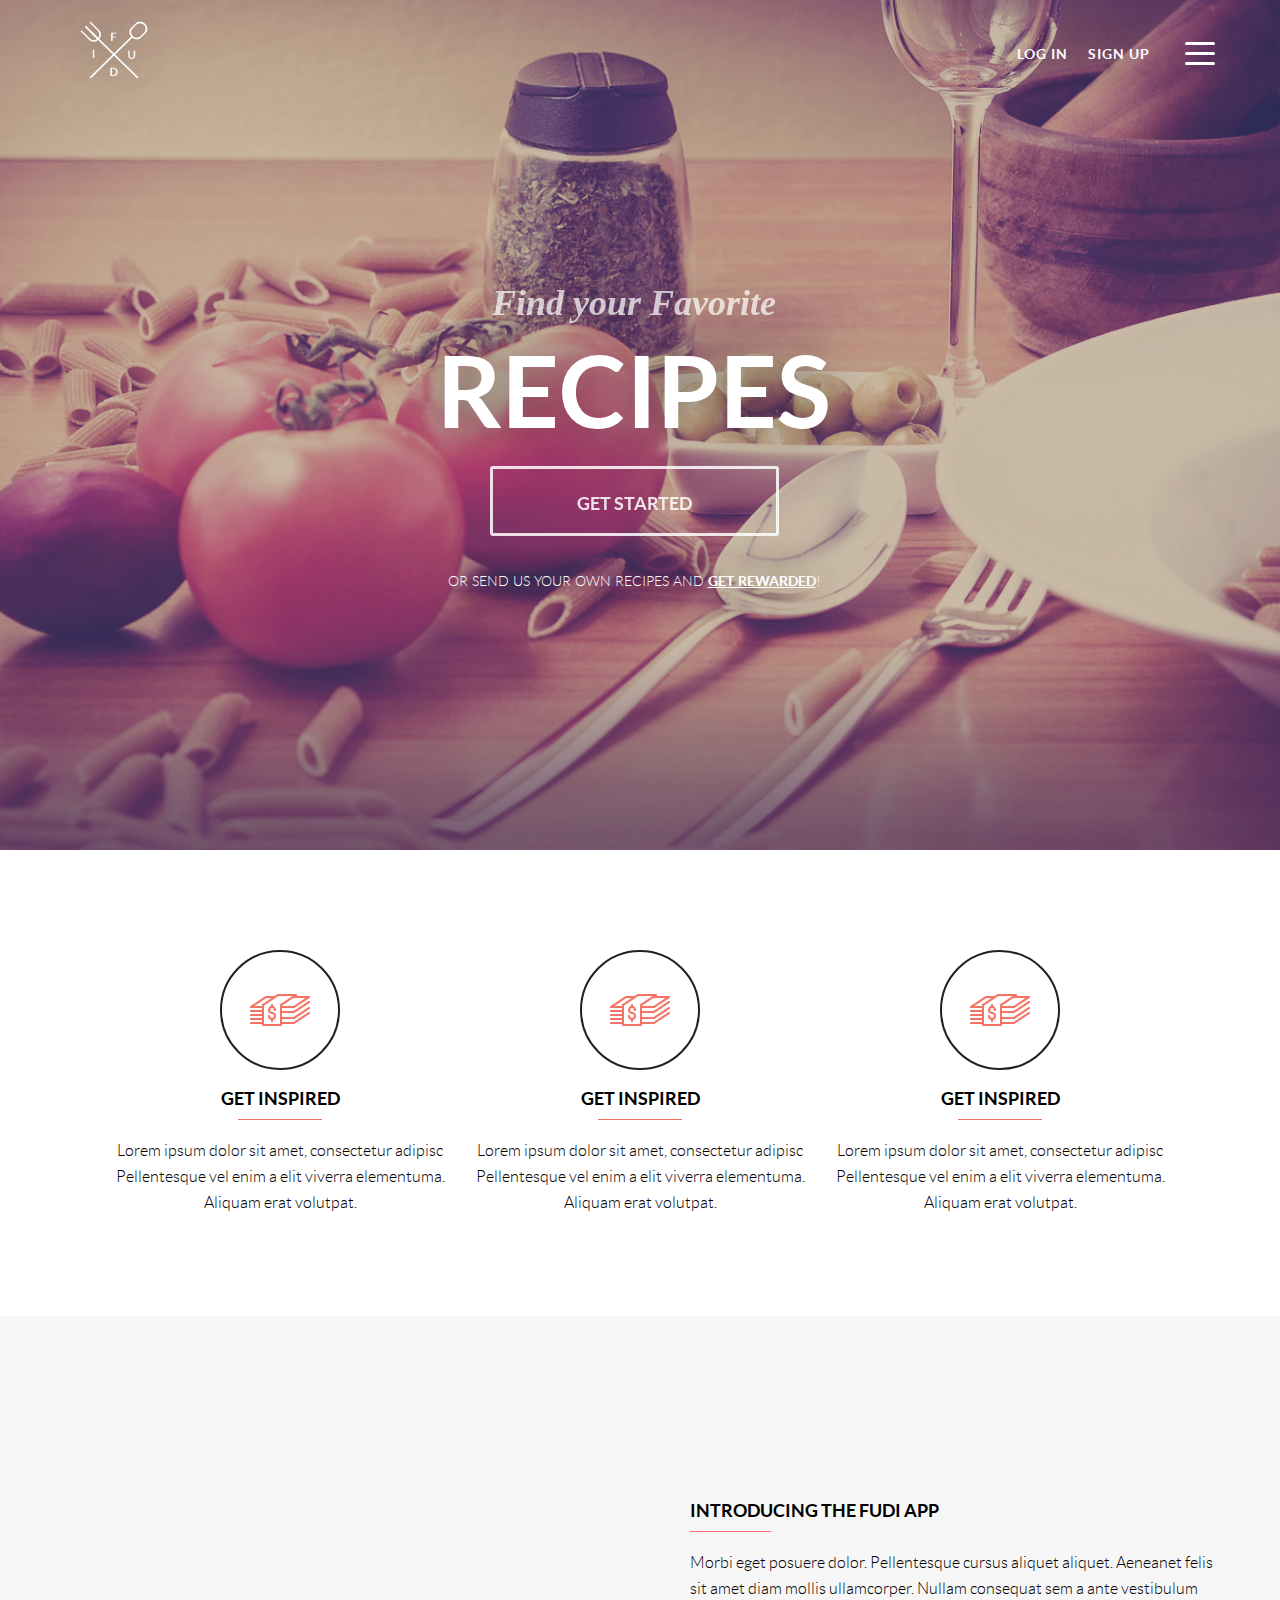
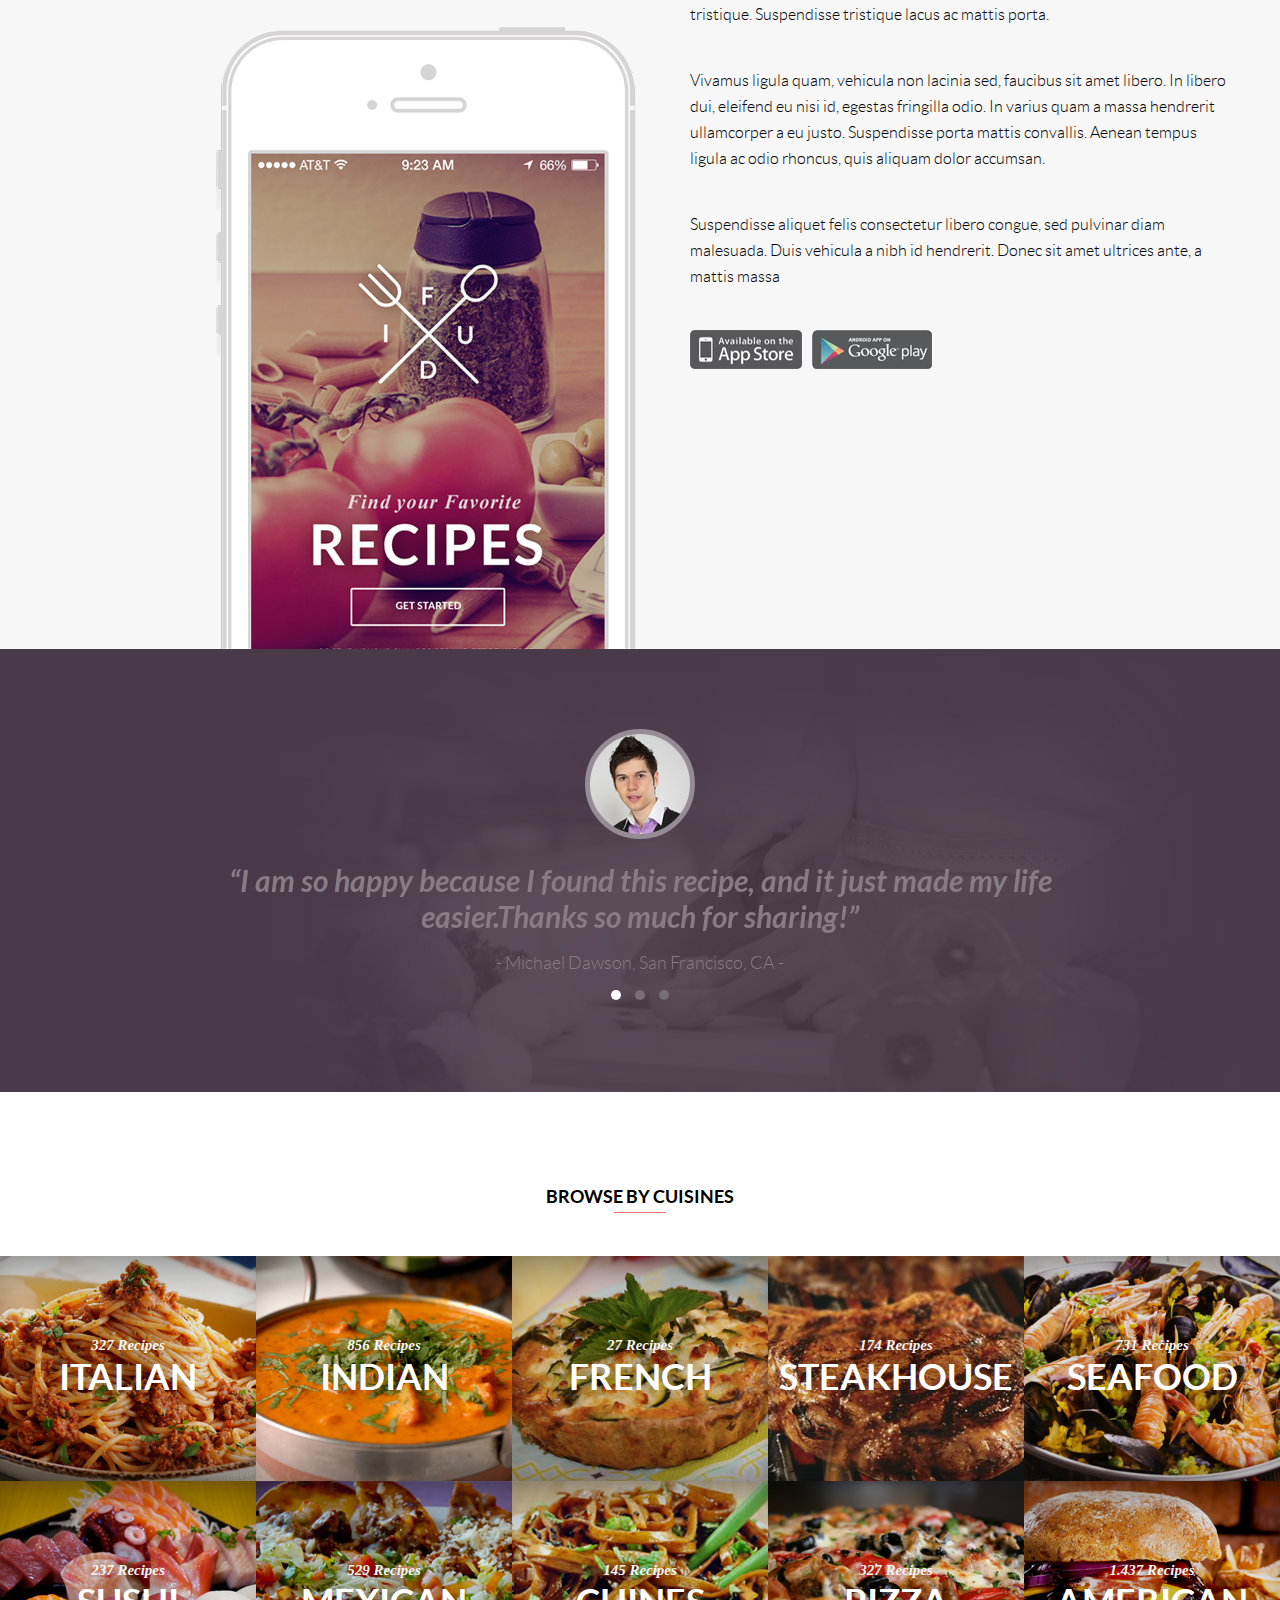
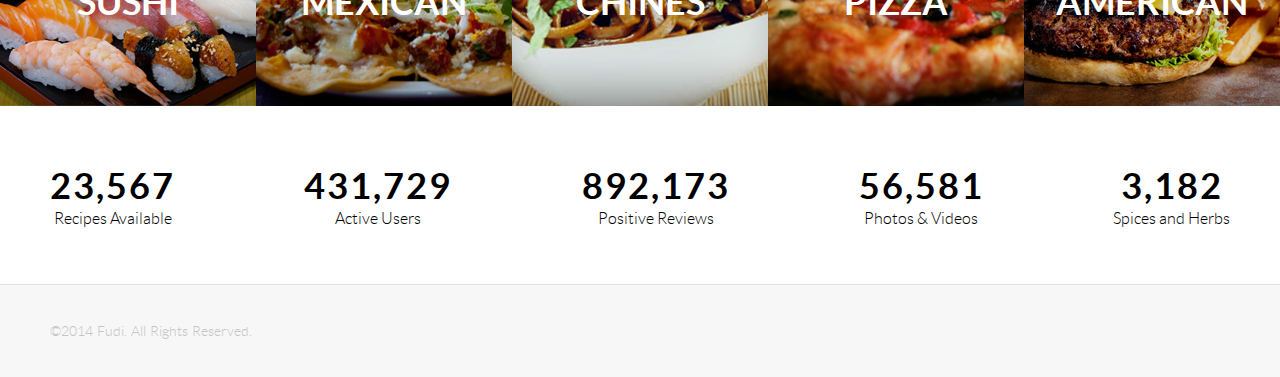
<file: pfudi/index.html>
<!DOCTYPE html>
<html lang="en">
<head>
	<meta charset="UTF-8">

	<title>fudi</title>

	<meta name="description" content="">

	<meta http-equiv="X-UA-Compatible" content="IE=edge">
	<meta name=viewport content="width=device-width, initial-scale=1">

	<link rel="shortcut icon" href="img/favicon/favicon.ico?v=2" type="image/x-icon">
	<link rel="apple-touch-icon" href="img/favicon/apple-touch-icon.png">
	<link rel="apple-touch-icon" sizes="72x72" href="img/favicon/apple-touch-icon-72x72.png">
	<link rel="apple-touch-icon" sizes="114x114" href="img/favicon/apple-touch-icon-114x114.png">
	<link rel="apple-touch-icon" sizes="144x144" href="img/favicon/apple-touch-icon-144x144.png">

	<link rel="stylesheet" href="css/main.min.css">

</head>
<body>

	<div id="my-page">
		<div class="preloader"><div class="preloader_inner"></div></div>

		<header class="header">
			<div class="container">
				<div class="header-flex">
					<div class="header-top">
						<a href="/" class="header-top__logo-link"><img src="img/logo.png" alt="logo" class="header-top__logo"></a>			
					</div>
					<ul class="header-list header-flex">
						<li class="header-list__item"><a href="#" class="header-list__link">Log in</a></li>
						<li class="header-list__item"><a href="#" class="header-list__link">Sign up</a></li>
						<li class="header-list__item">
							<a href="#my-menu" class="header-list__link">
								<button id="my-icon" class="hamburger hamburger--emphatic" type="button">
									<span class="hamburger-box">
										<span class="hamburger-inner"></span>
									</span>
								</button>
							</a>
						</li>
					</ul>
					<nav id="my-menu">
						<ul>
							<li><a href="/">Home</a></li>
							<li><a href="/about/">About us</a></li>
							<li><a href="/contact/">Contact</a></li>
							<li><a href="#my-page">Close the menu</a></li>
						</ul>
					</nav>
				</div>
				<div class="header-info header__info">
					<span class="header-info__pre-title">Find your Favorite</span>
					<h1 class="header-info__title">RECIPES</h1>
					<a href="#" class="btn">Get started</a>
					<span class="header-info__note">OR SEND US YOUR OWN RECIPES AND <a href="#" class="header-info__note-link">GET REWARDED</a>!</span>
				</div>
			</div>
		</header>
		<section class="section-intro">
			<div class="container">
				<div class="intro section-intro__flex">
					<div class="intro__item">
						<div class="intro__img-container"></div>	
						<h2 class="intro__title">Get inspired</h2>
						<p class="intro__description">Lorem ipsum dolor sit amet, consectetur adipisc Pellentesque vel enim a elit viverra elementuma. Aliquam erat volutpat. </p>
					</div>
					<div class="intro__item">
						<div class="intro__img-container"></div>	
						<h2 class="intro__title">Get inspired</h2>
						<p class="intro__description">Lorem ipsum dolor sit amet, consectetur adipisc Pellentesque vel enim a elit viverra elementuma. Aliquam erat volutpat. </p>
					</div>
					<div class="intro__item">
						<div class="intro__img-container"></div>	
						<h2 class="intro__title">Get inspired</h2>
						<p class="intro__description">Lorem ipsum dolor sit amet, consectetur adipisc Pellentesque vel enim a elit viverra elementuma. Aliquam erat volutpat. </p>
					</div>
				</div>
			</div>
		</section>
		<section class="section-phone">
			<div class="container">
				<div class="phone-flex">
					<div class="phone section-phone__phone">
						<h2 class="phone__title">INTRODUCING THE FUDI APP</h2>
						<p class="phone__paragraph">Morbi eget posuere dolor. Pellentesque cursus aliquet aliquet. Aeneanet felis sit amet diam mollis ullamcorper. Nullam consequat sem a ante vestibulum tristique. Suspendisse tristique lacus ac mattis porta. </p>
						<p class="phone__paragraph">Vivamus ligula quam, vehicula non lacinia sed, faucibus sit amet libero. In libero dui, eleifend eu nisi id, egestas fringilla odio. In varius quam a massa hendrerit ullamcorper a eu justo. Suspendisse porta mattis convallis. Aenean tempus ligula ac odio rhoncus, quis aliquam dolor accumsan. </p>
						<p class="phone__paragraph">Suspendisse aliquet felis consectetur libero congue, sed pulvinar diam malesuada. Duis vehicula a nibh id hendrerit. Donec sit amet ultrices ante, a mattis massa</p>
						<div class="phone__links">
							<a href="#" class="phone__link"><img src="img/appstore-img.png" alt="img" class="phone__link-img"></a>
							<a href="#" class="phone__link"><img src="img/gplay-img.png" alt="img" class="phone__link-img"></a>
						</div>
					</div>
				</div>
			</div>
		</section>
		<section class="slider">
			<div class="container">
				<div class="owl-carousel owl-theme">

					<div class="owl-carousel__item">
						<div class="owl-carousel__img"></div>
						<p class="owl-carousel__text">“I am so happy because I found this recipe, and it just made my life easier.Thanks  so much for sharing!”</p>
						<span class="owl-carousel__byline">- Michael Dawson, San Francisco, CA -</span>
					</div>

					<div class="owl-carousel__item">
						<div class="owl-carousel__img"></div>
						<p class="owl-carousel__text">“I am so happy because I found this recipe, and it just made my life easier.Thanks  so much for sharing!”</p>
						<span class="owl-carousel__byline">- Michael Dawson, San Francisco, CA -</span>
					</div>

					<div class="owl-carousel__item">
						<div class="owl-carousel__img"></div>
						<p class="owl-carousel__text">“I am so happy because I found this recipe, and it just made my life easier.Thanks  so much for sharing!”</p>
						<span class="owl-carousel__byline">- Michael Dawson, San Francisco, CA -</span>
					</div>

				</div>
			</div>
		</section>
		<section class="food-section">
			<div class="food">
				<h2 class="food__title">
					BROWSE BY CUISINES
				</h2>
				<div class="food__recipes">
					<a href="#" class="food__item food__italian">
						<span class="food__recipes-count">327 Recipes</span>
						<span class="food__recipes-country">italian</span>
					</a>	
					<a href="#" class="food__item food__indian">
						<span class="food__recipes-count">856 Recipes</span>
						<span class="food__recipes-country">INDIAN</span>
					</a>
					<a href="#" class="food__item food__french">
						<span class="food__recipes-count">27 Recipes</span>
						<span class="food__recipes-country">french</span>
					</a>
					<a href="#" class="food__item food__steakhouse">
						<span class="food__recipes-count">174 Recipes</span>
						<span class="food__recipes-country">steakhouse</span>
					</a>
					<a href="#" class="food__item food__seafood">
						<span class="food__recipes-count">731 Recipes</span>
						<span class="food__recipes-country">seafood</span>
					</a>
					<a href="#" class="food__item food__sushi">
						<span class="food__recipes-count">237 Recipes</span>
						<span class="food__recipes-country">sushi</span>
					</a>
					<a href="#" class="food__item food__mexican">
						<span class="food__recipes-count">529 Recipes</span>
						<span class="food__recipes-country">mexican</span>
					</a>
					<a href="#" class="food__item food__chines">
						<span class="food__recipes-count">145 Recipes</span>
						<span class="food__recipes-country">chines</span>
					</a>
					<a href="#" class="food__item food__pizza">
						<span class="food__recipes-count">327 Recipes</span>
						<span class="food__recipes-country">pizza</span>
					</a>
					<a href="#" class="food__item food__american">
						<span class="food__recipes-count">1.437 Recipes</span>
						<span class="food__recipes-country">american</span>
					</a>
				</div>
			</div>
		</section>
		<section class="statistic-section">
			<div class="container">
				<div class="stat statistic-section__stat">

					<div class="stat__item">
						<span class="stat__count">23,567</span>
						<span class="stat__name">Recipes Available</span>
					</div>
					<div class="stat__item">
						<span class="stat__count">431,729</span>
						<span class="stat__name">Active Users</span>
					</div>
					<div class="stat__item">
						<span class="stat__count">892,173</span>
						<span class="stat__name">Positive Reviews </span>
					</div>
					<div class="stat__item">
						<span class="stat__count">56,581</span>
						<span class="stat__name">Photos & Videos</span>
					</div>
					<div class="stat__item">
						<span class="stat__count">3,182</span>
						<span class="stat__name">Spices and Herbs </span>
					</div>

				</div>
			</div>
		</section>
		<footer class="footer ">
			<div class="container">
				<div class="footer__flex">
					<p class="footer__copyr">©2014 Fudi. All Rights Reserved.</p>
				</div>
			</div>
		</footer>



	</div>








<script src="js/main.min.js"></script>

</body>
</html>
</file>
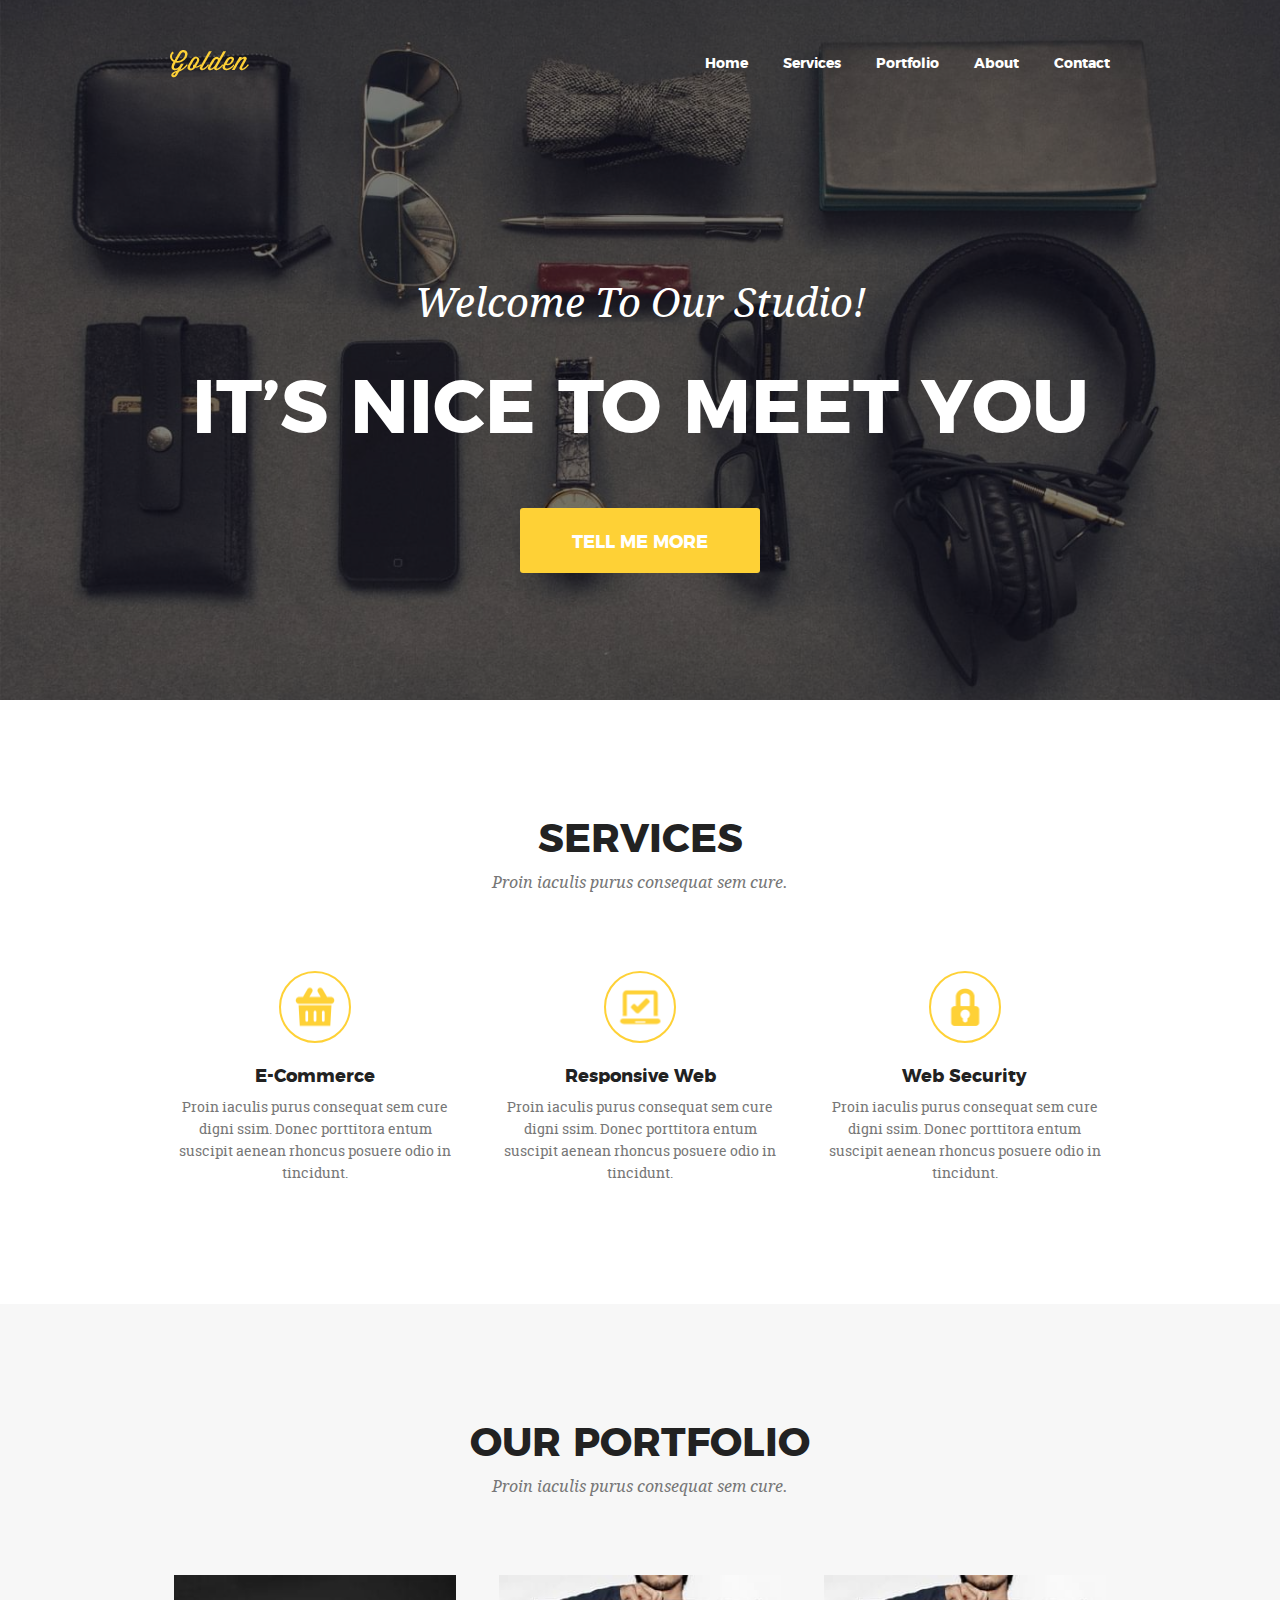
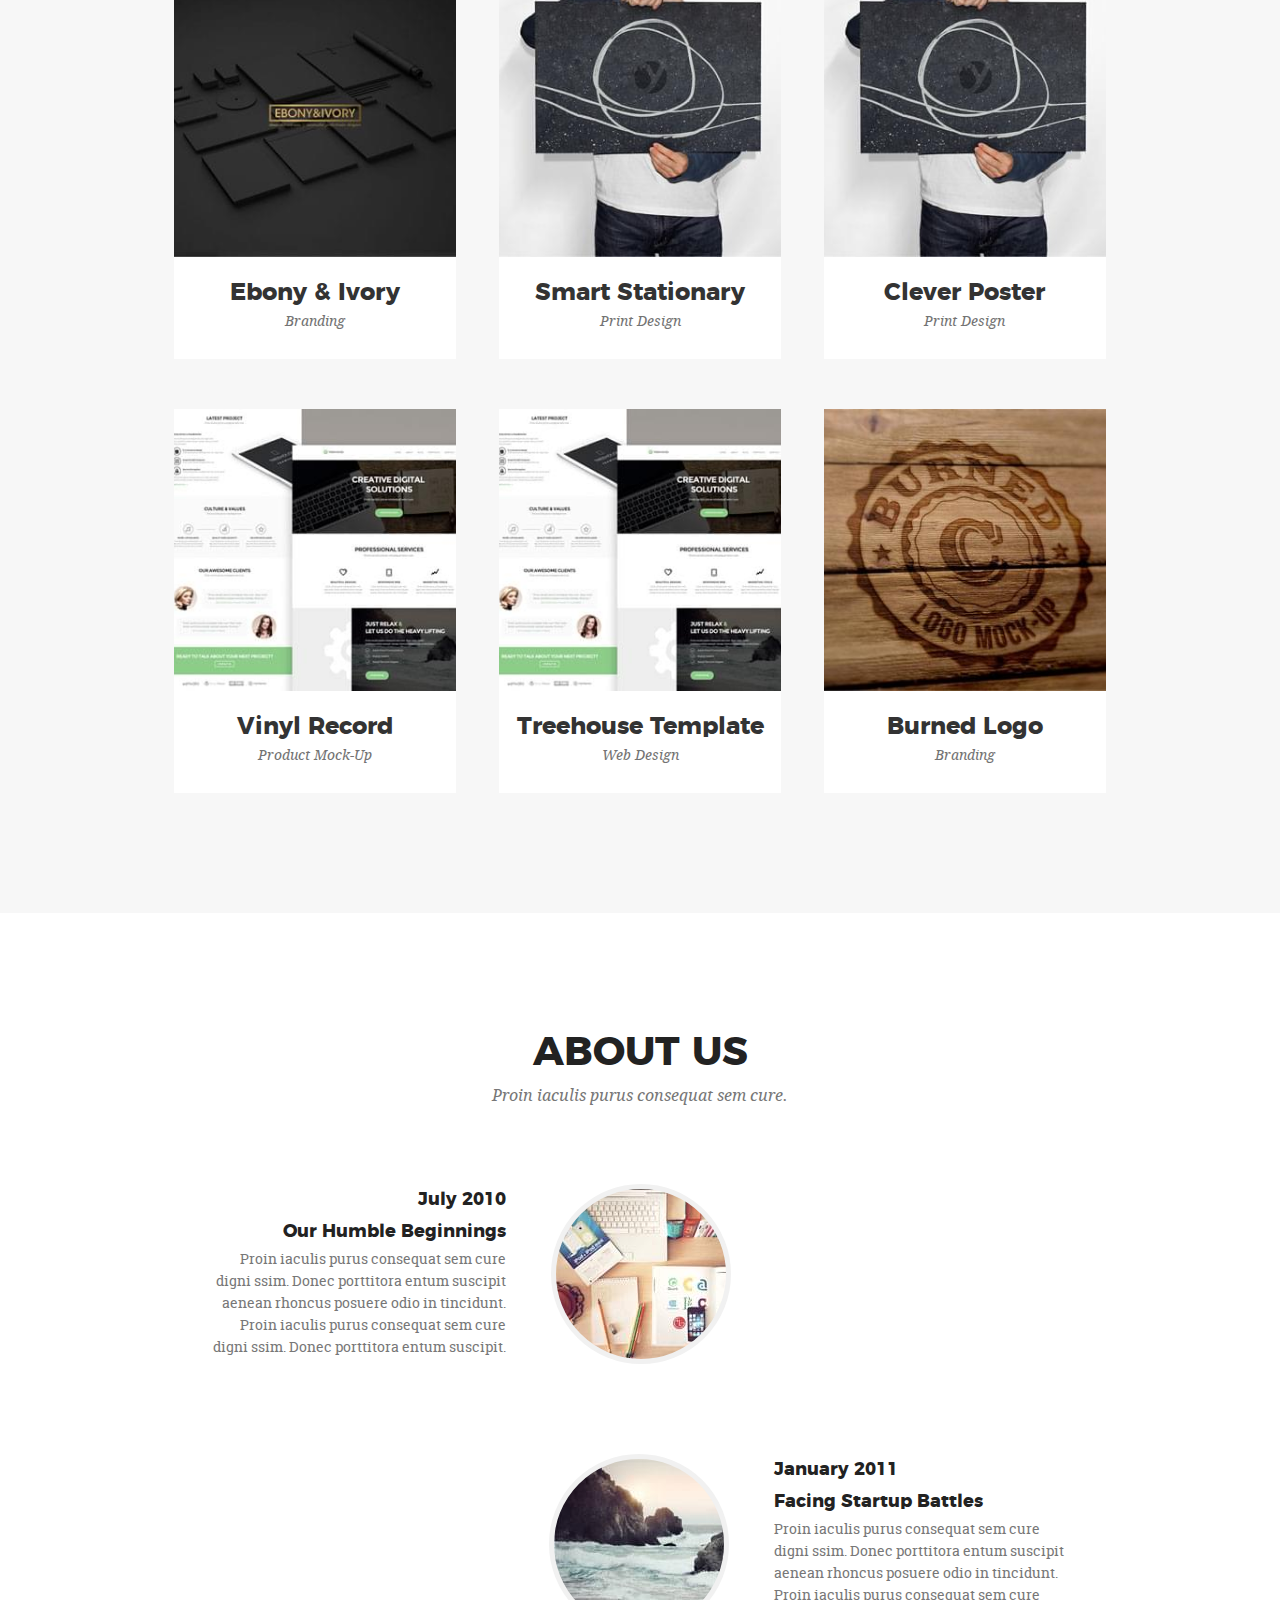
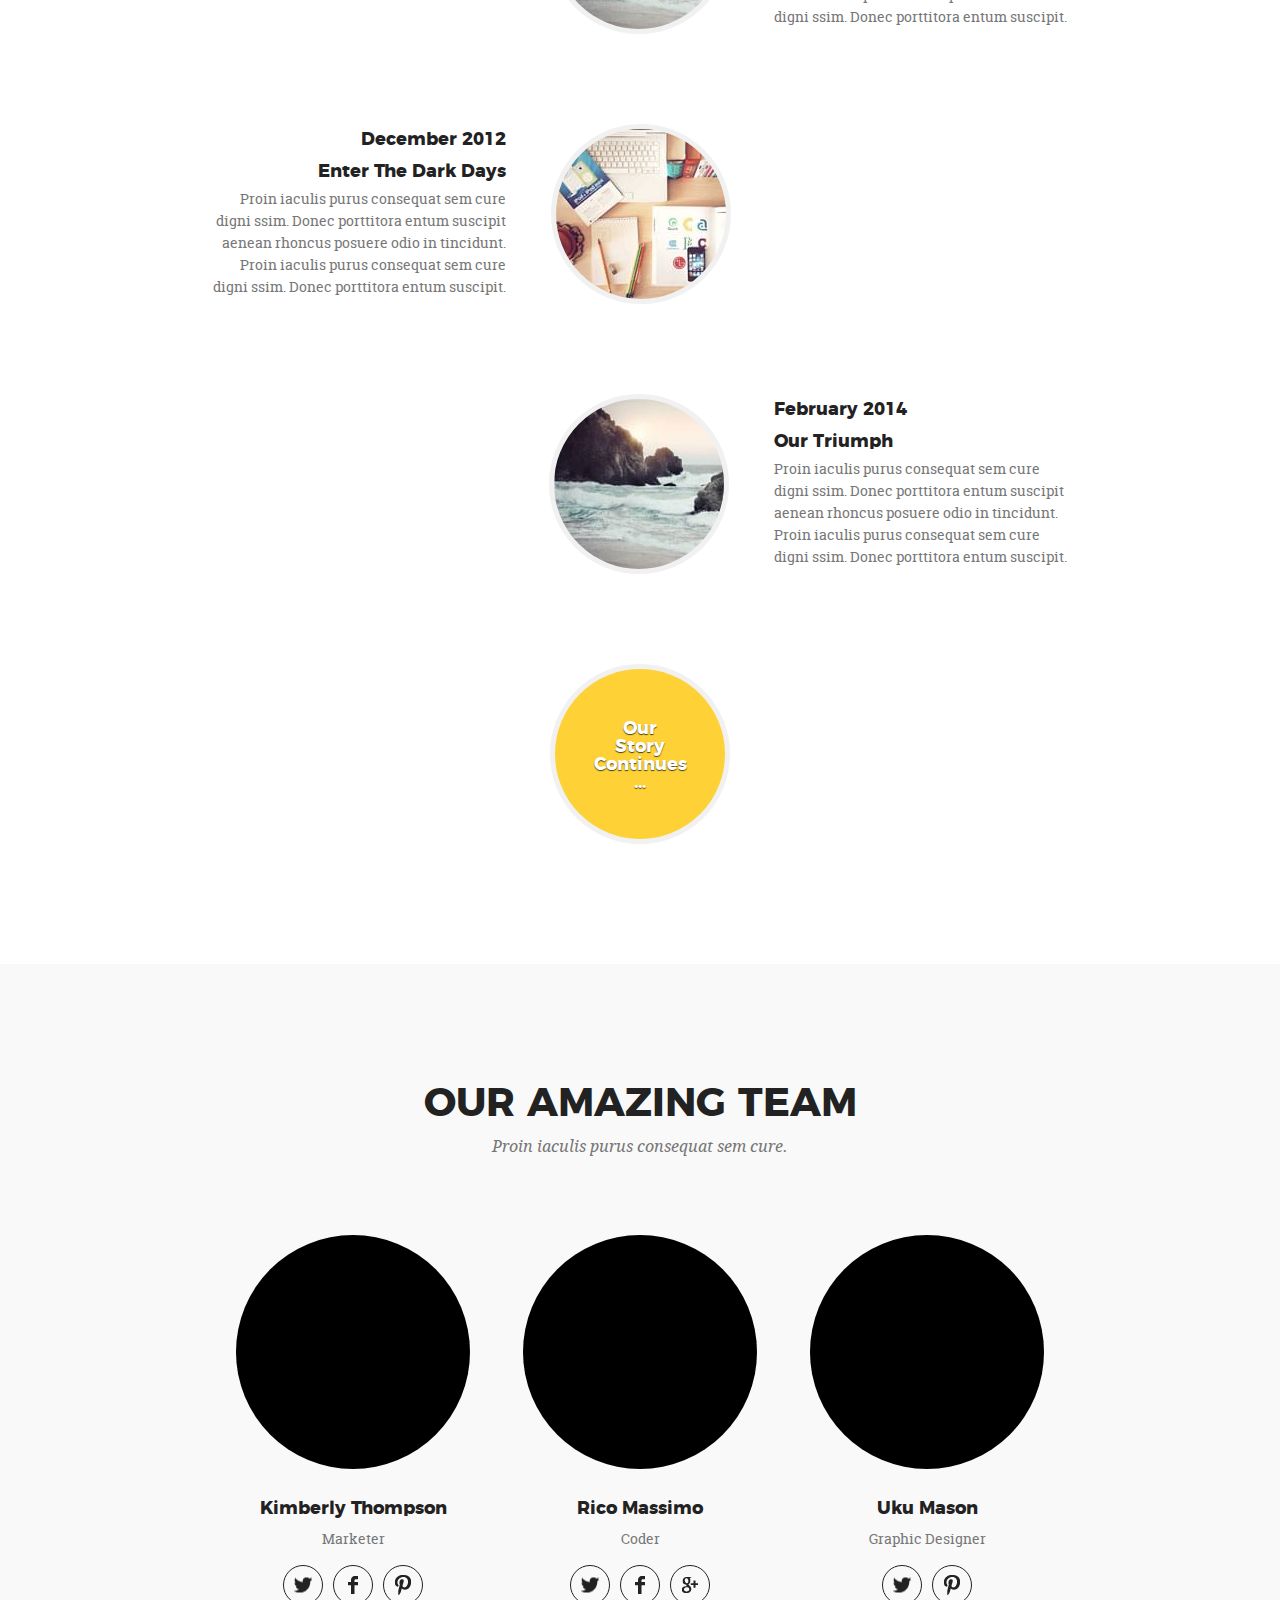
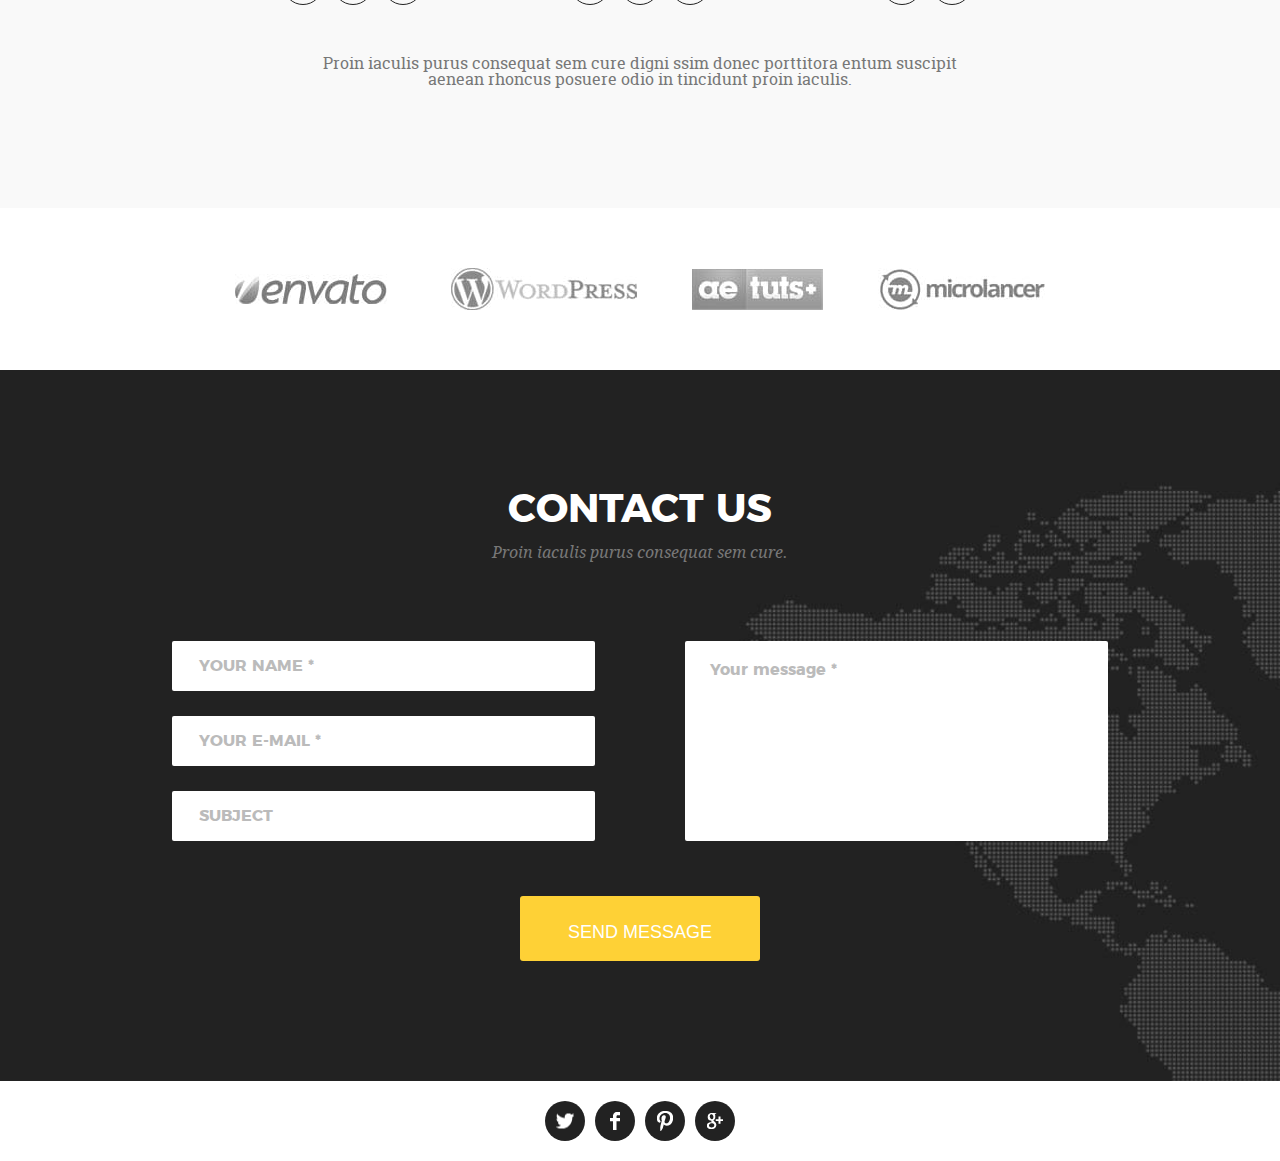
<file: demos/golden/index.html>
<!DOCTYPE html>
<html lang="en">
<head>
	<meta charset="UTF-8">

	<title>Golden</title>

	<meta name="description" content="">

	<meta http-equiv="X-UA-Compatible" content="IE=edge">
	<meta name=viewport content="width=940, initial-scale=1">

	<meta name="theme-color" content="#66749e">
	<meta name="msapplication-navbutton-color" content="#66749e">
	<meta name="apple-mobile-web-app-status-bar-style" content="#66749e">

	<meta property="og:image" content="path/to/image.jpg">

	<link rel="shortcut icon" href="img/favicon/favicon.ico?v=2" type="image/x-icon">
	<link rel="apple-touch-icon" href="img/favicon/apple-touch-icon.png">
	<link rel="apple-touch-icon" sizes="72x72" href="img/favicon/apple-touch-icon-72x72.png">
	<link rel="apple-touch-icon" sizes="114x114" href="img/favicon/apple-touch-icon-114x114.png">
	<link rel="apple-touch-icon" sizes="144x144" href="img/favicon/apple-touch-icon-144x144.png">

	<link rel="stylesheet" href="css/main.min.css">

</head>
<body>

	<header class="header" id="js-home">
		
		<div class="top-line clearfix" id="header">
			<div class="container">
				<a href="/" class="logo">
					<img class="logo__img" src="img/logo.png" alt="logotype">
				</a>

				<ul class="header-menu">
					<li class="header-menu__item"><a href="#js-home" class="header-menu__link">Home</a></li>
					<li class="header-menu__item"><a href="#js-services" class="header-menu__link">Services</a></li>
					<li class="header-menu__item"><a href="#js-portfolio" class="header-menu__link">Portfolio</a></li>
					<li class="header-menu__item"><a href="#js-about" class="header-menu__link">About</a></li>
					<li class="header-menu__item"><a href="#js-contact" class="header-menu__link">Contact</a></li>
				</ul>
			</div>
		</div>

		<div class="header-text">
			
			<span class="header-text__subtitle">Welcome To Our Studio!</span>
			<h1 class="header-text__title">It’s nice to Meet you</h1>
			<a href="javascript:void(0);" class="btn">Tell Me More</a>

		</div>

	</header>

	<section class="services section" id="js-services">

		<div class="container">
			
			<h2 class="glob__title">Services</h2>
			<span class="glob__subtitle">Proin iaculis purus consequat sem cure.</span>

			<div class="services__items">

				<div class="services__item">
					<div class="services__img services__img_sp1"></div>
					<h3 class="services__item-title common-title">E-Commerce</h3>
					<p class="services__item-text common-text">Proin iaculis purus consequat sem cure digni ssim. Donec porttitora entum suscipit aenean rhoncus posuere odio in tincidunt.</p>
				</div>

				<div class="services__item">
					<div class="services__img services__img_sp2"></div>
					<h3 class="services__item-title common-title">Responsive Web</h3>
					<p class="services__item-text common-text">Proin iaculis purus consequat sem cure digni ssim. Donec porttitora entum suscipit aenean rhoncus posuere odio in tincidunt.</p>
				</div>

				<div class="services__item">
					<div class="services__img services__img_sp3"></div>
					<h3 class="services__item-title common-title">Web Security</h3>
					<p class="services__item-text common-text">Proin iaculis purus consequat sem cure digni ssim. Donec porttitora entum suscipit aenean rhoncus posuere odio in tincidunt.</p>
				</div>

			</div>

		</div>

	</section>

	<section class="section portfolio" id="js-portfolio">
		
	<div class="container">
		
		<div class="glob__title">Our portfolio</div>
		<span class="glob__subtitle">Proin iaculis purus consequat sem cure.</span>

		<div class="portfolio__items">
			<div class="items-line-wrap">
				<div class="portfolio__item">
					<div class="portfolio__img p-item-1"></div>
					<h3 class="portfolio__item-title">Ebony & Ivory</h3>
					<p class="portfolio__item-text ">Branding</p>
				</div>

				<div class="portfolio__item">
					<div class="portfolio__img p-item-2"></div>
					<h3 class="portfolio__item-title">Smart Stationary</h3>
					<p class="portfolio__item-text">Print Design</p>
				</div>

				<div class="portfolio__item">
					<div class="portfolio__img p-item-3"></div>
					<h3 class="portfolio__item-title">Clever Poster</h3>
					<p class="portfolio__item-text">Print Design</p>
				</div>
			</div>
			
			<div class="items-line-wrap">
				<div class="portfolio__item">
					<div class="portfolio__img p-item-4"></div>
					<h3 class="portfolio__item-title">Vinyl Record</h3>
					<p class="portfolio__item-text">Product Mock-Up</p>
				</div>

				<div class="portfolio__item">
					<div class="portfolio__img p-item-5"></div>
					<h3 class="portfolio__item-title">Treehouse Template</h3>
					<p class="portfolio__item-text">Web Design</p>
				</div>

				<div class="portfolio__item">
					<div class="portfolio__img p-item-6"></div>
					<h3 class="portfolio__item-title">Burned Logo</h3>
					<p class="portfolio__item-text">Branding</p>
				</div>
			</div>

		</div>

	</div>

	</section>

	<section class="about section" id="js-about">
		
		<div class="container">
			
			<div class="glob__title">About Us</div>
			<span class="glob__subtitle">Proin iaculis purus consequat sem cure.</span>

			<div class="about__item about__item_l">
		
				<div class="about__item-text about__item-text_l">
					<h3 class="about__item-title">July 2010<br/>Our Humble Beginnings</h3>
					<p class="common-text">Proin iaculis purus consequat sem cure digni ssim. Donec porttitora entum suscipit aenean rhoncus posuere odio in tincidunt. Proin iaculis purus consequat sem cure digni ssim. Donec porttitora entum suscipit.</p>
				</div>

				<div class="about__item-img about__img_first"></div>

			</div>

			<div class="about__item about__item_r">

				<div class="about__item-img about__img_second"></div>

				<div class="about__item-text about__item-text_r">
					<h3 class="about__item-title">January 2011<br/>Facing Startup Battles</h3>
					<p class="common-text">Proin iaculis purus consequat sem cure digni ssim. Donec porttitora entum suscipit aenean rhoncus posuere odio in tincidunt. Proin iaculis purus consequat sem cure digni ssim. Donec porttitora entum suscipit.</p>
				</div>

			</div>

			<div class="about__item about__item_l">
				
				<div class="about__item-text about__item-text_l">
					<h3 class="about__item-title">December 2012<br/>Enter The Dark Days</h3>
					<p class="common-text">Proin iaculis purus consequat sem cure digni ssim. Donec porttitora entum suscipit aenean rhoncus posuere odio in tincidunt. Proin iaculis purus consequat sem cure digni ssim. Donec porttitora entum suscipit.</p>
				</div>

				<div class="about__item-img about__img_first"></div>

			</div>

			<div class="about__item about__item_r">
			
			<div class="about__item-img about__img_second"></div>

				<div class="about__item-text about__item-text_r">
					<h3 class="about__item-title">February 2014<br/>Our Triumph</h3>
					<p class="common-text">Proin iaculis purus consequat sem cure digni ssim. Donec porttitora entum suscipit aenean rhoncus posuere odio in tincidunt. Proin iaculis purus consequat sem cure digni ssim. Donec porttitora entum suscipit.</p>
				</div>

			</div>

			<div class="about__item about__item_c">
				
				<div class="about__item-img about__img_yellow"><span class="about__item-img-text">Our<br/>Story<br/>Continues<br/>...</span></div>

			</div>

		</div>

	</section>

	<section class="team section">

		<div class="container">
			<h2 class="glob__title">our amazing team</h2>
			<span class="glob__subtitle">Proin iaculis purus consequat sem cure.</span>

			<div class="team__items">

				<div class="team__item">

					<div class="team__img"></div>
					<h3 class="common-title">Kimberly Thompson</h3>
					<span class="team__text">Marketer</span>

					<div class="soc-icons">
						<a class="soc-icons__item soc-icons__twitter" href="#"></a>
						<a class="soc-icons__item soc-icons__facebook" href="#"></a>
						<a class="soc-icons__item soc-icons__pinterest" href="#"></a>
					</div>

				</div>

				<div class="team__item">

					<div class="team__img"></div>
					<h3 class="common-title">Rico Massimo</h3>
					<span class="team__text">Coder</span>

					<div class="soc-icons">
						<a class="soc-icons__item soc-icons__twitter" href="#"></a>
						<a class="soc-icons__item soc-icons__facebook" href="#"></a>
						<a class="soc-icons__item soc-icons__google" href="#"></a>
					</div>

				</div>

				<div class="team__item">

					<div class="team__img"></div>
					<h3 class="common-title">Uku Mason</h3>
					<span class="team__text">Graphic Designer</span>

					<div class="soc-icons">
						<a class="soc-icons__item soc-icons__twitter" href="#"></a>
						<a class="soc-icons__item soc-icons__pinterest" href="#"></a>
					</div>

				</div>

			</div>

			<p class="team__paragraph">Proin iaculis purus consequat sem cure  digni ssim donec porttitora entum suscipit aenean rhoncus posuere odio in tincidunt proin iaculis.</p>

		</div>
		
	</section>

	<section class="company">
		
		<div class="container">
			
			<a href="#" class="company__link"><img src="img/lenvato.jpg" alt="company link" class="company__item"></a>
			<a href="#" class="company__link"><img src="img/wp.jpg" alt="company link" class="company__item"></a>
			<a href="#" class="company__link"><img src="img/at.jpg" alt="company link" class="company__item"></a>
			<a href="#" class="company__link"><img src="img/ml.jpg" alt="company link" class="company__item"></a>

		</div>

	</section>

	<section class="section contact" id="js-contact">
		
	<div class="container">
		
		<div class="glob__title contact__title">Contact us</div>
		<span class="glob__subtitle contact__subtitle">Proin iaculis purus consequat sem cure.</span>

		<form action="" class="contact-form">
			
			<div class="inputs">
				
				<input class="contact-form__input" type="text" name="name" placeholder="YOUR NAME *" required>
				<input class="contact-form__input" type="email" name="email"  placeholder="YOUR E-MAIL *" required>
				<input class="contact-form__input" type="text" name="subject" placeholder="SUBJECT">

			</div>

			<div class="textarea">
				
				<textarea class="contact__textarea" name="somename" id="hello" placeholder="Your message *" required></textarea>

			</div>
			
			<button class="btn">Send Message</button>
		</form>

	</div>

	</section>

	<footer class="footer">
		
		<div class="container">

			<div class="footer-icons">
				<a class="footer-icons__item footer-icons__twitter" href="#"></a>
				<a class="footer-icons__item footer-icons__facebook" href="#"></a>
				<a class="footer-icons__item footer-icons__pinterest" href="#"></a>
				<a class="footer-icons__item footer-icons__google" href="#"></a>
			</div>

		</div>

	</footer>


<script src="js/main.min.js"></script>

</body>
</html>
</file>
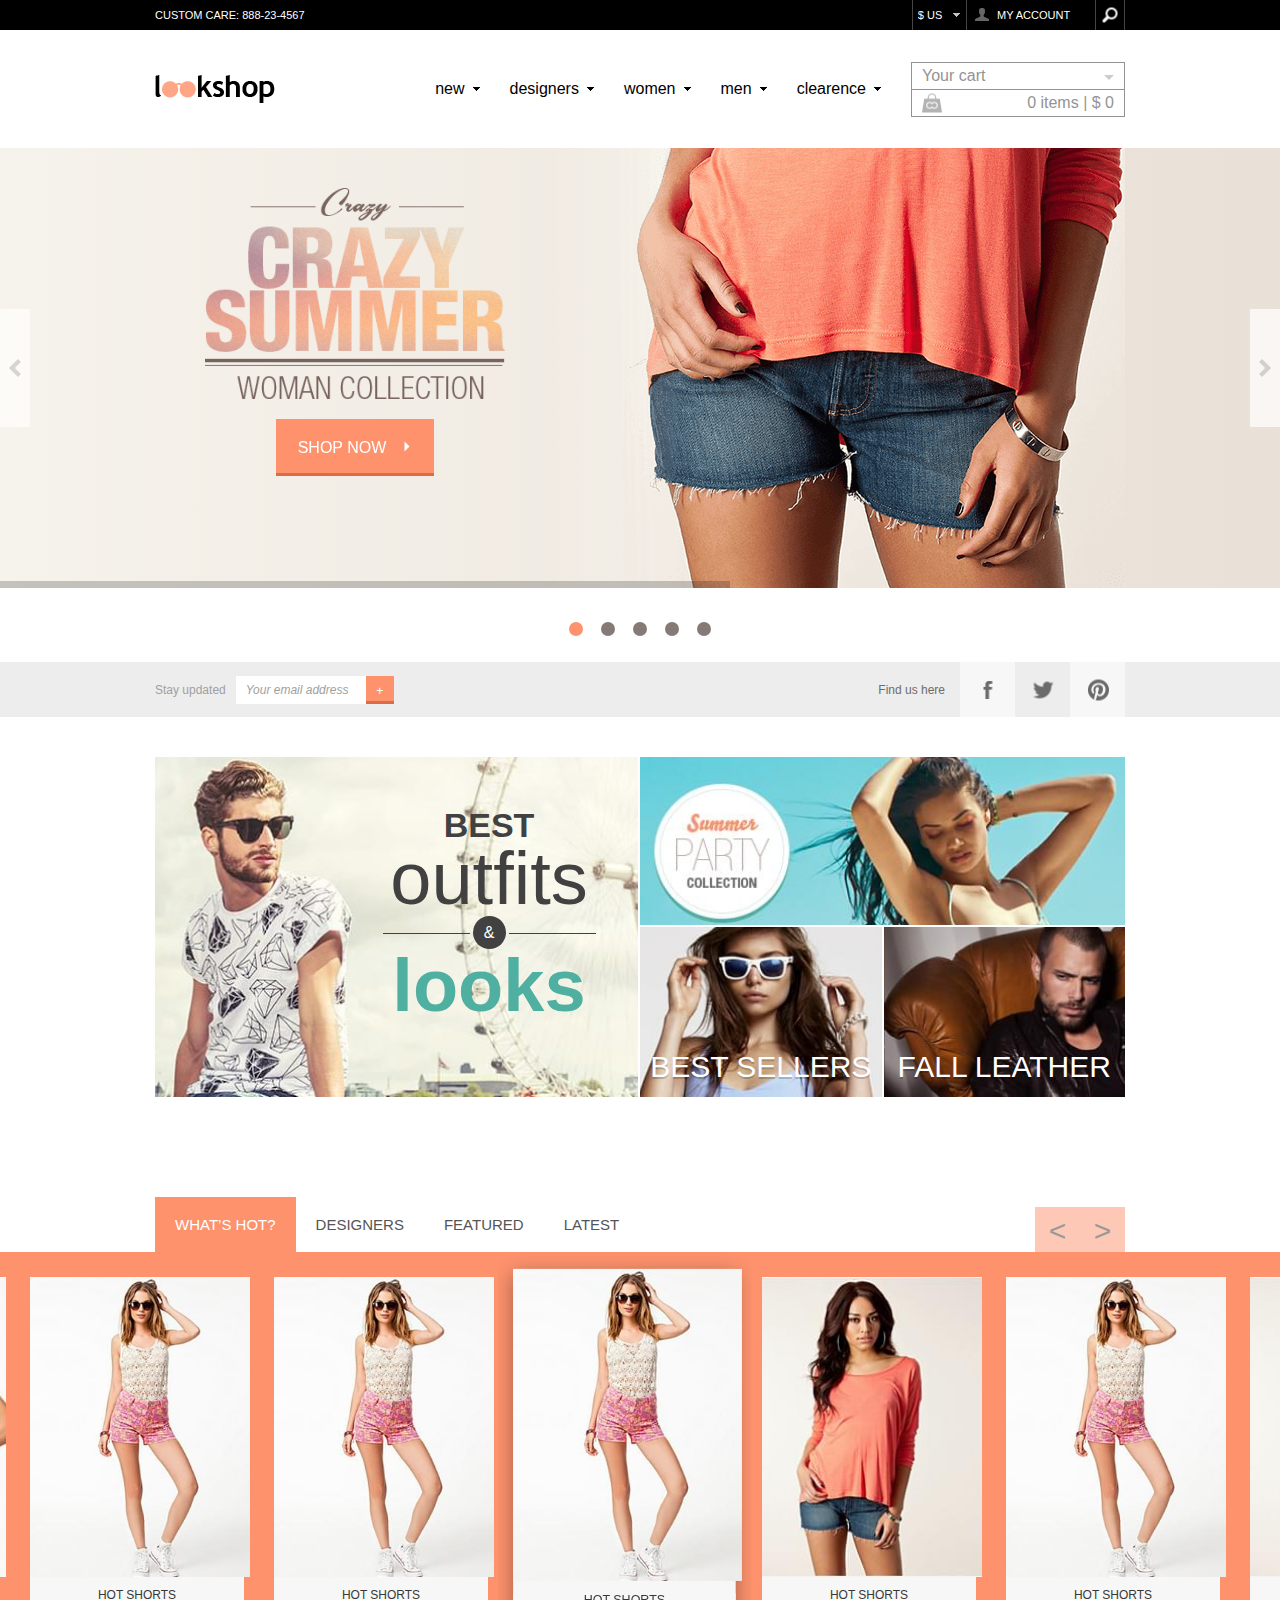
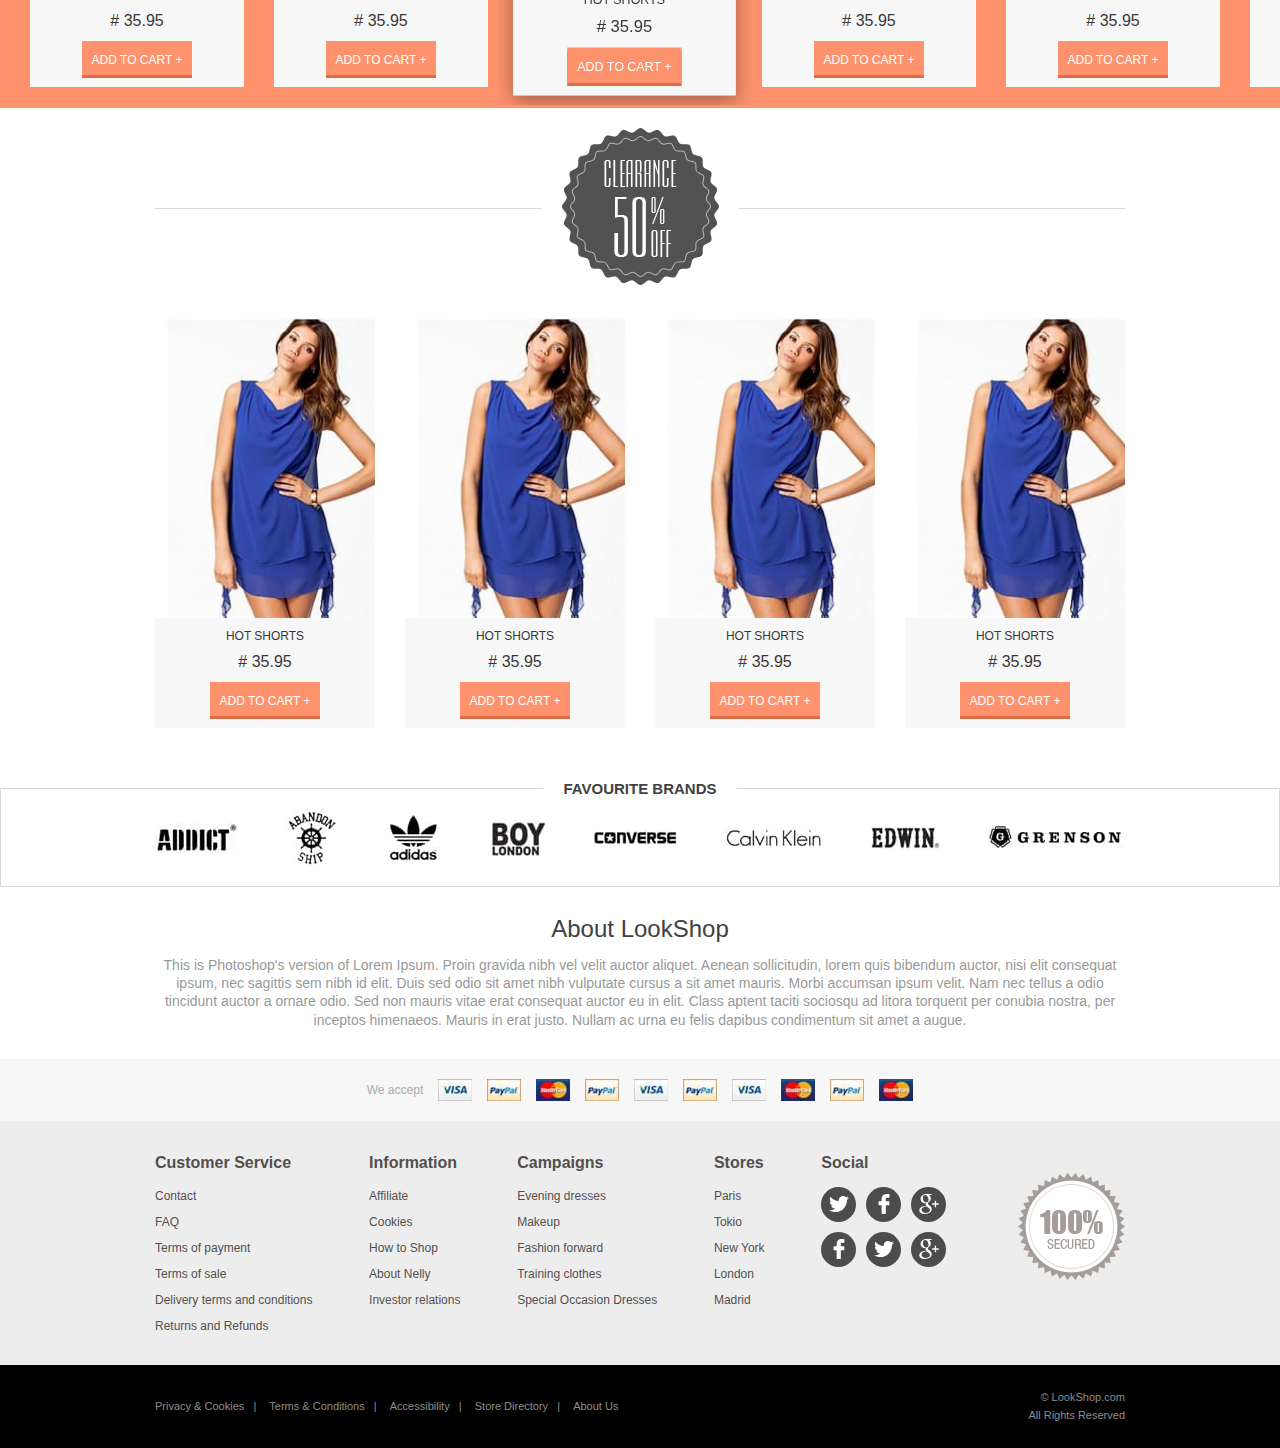
<file: demos/lookshop/index.html>
<!DOCTYPE html>
<html lang="en">
  <head>
    <meta charset="UTF-8">
    <title>LookShop</title>
    <meta name="description" content="">
    <meta http-equiv="X-UA-Compatible" content="IE=edge">
    <meta name=viewport content="width=device-width, initial-scale=1">
    <meta name="theme-color" content="#66749e">
    <meta name="msapplication-navbutton-color" content="#66749e">
    <meta name="apple-mobile-web-app-status-bar-style" content="#66749e">
    <meta property="og:image" content="img/og/og-logo.png">
    <link rel="shortcut icon" href="img/favicon/favicon.ico?v=2" type="image/x-icon">
    <link rel="apple-touch-icon" href="img/favicon/apple-touch-icon.png">
    <link rel="apple-touch-icon" sizes="72x72" href="img/favicon/apple-touch-icon-72x72.png">
    <link rel="apple-touch-icon" sizes="114x114" href="img/favicon/apple-touch-icon-114x114.png">
    <link rel="apple-touch-icon" sizes="144x144" href="img/favicon/apple-touch-icon-144x144.png">
    <link rel="stylesheet" media="all" href="css/main.css"> </head>
  <body>
    <!-- BEGIN content -->
    <div class="out">
      <!-- begin main-header -->
      <div class="main-header">
        <div class="container">
          <div class="main-header__phone">
            <a href="tel:888-23-4567" class="phone">
              <span class="phone__text">Custom care: </span>888-23-4567 </a>
          </div>
          <div class="main-header__nav">
            <select class="currency" name="currency" id="currency">
              <option value="cur1">$ US</option>
              <option value="cur2">$ US</option>
              <option value="cur3">$ US</option>
            </select>
            <div class="account">
              <a class="account__link" href="#">My account</a>
            </div>
            <div class="search">
              <input class="search__inp" type="search" placeholder="Search">
              <a href="#" class="search__activate"></a>
            </div>
          </div>
        </div>
      </div>
      <!-- end main-header -->
      <!-- begin main-menu -->
      <div class="main-menu">
        <div class="container">
          <div class="main-menu__logo">
            <!-- begin logo -->
            <a href="#" class="logo">
              <img src="img/logo.png" secset="img/logo2x.png" alt="logo" class="logo__img"> </a>
            <!-- end logo -->
          </div>
          <div class="main-menu__general">
            <!-- begin menu -->
            <div class="menu">
              <ul class="menu__list">
                <li class="menu__item">
                  <a href="#" class="menu__link">new</a>
                  <div class="drop-menu">
                    <ul>
                      <li>
                        <a href="#">item#1</a>
                      </li>
                      <li>
                        <a href="#">item#2</a>
                      </li>
                      <li>
                        <a href="#">item#3</a>
                      </li>
                      <li>
                        <a href="#">item#4</a>
                      </li>
                      <li>
                        <a href="#">item#5</a>
                      </li>
                    </ul>
                  </div>
                </li>
                <li class="menu__item">
                  <a href="#" class="menu__link">designers</a>
                  <div class="drop-menu">
                    <ul>
                      <li>
                        <a href="#">item#1</a>
                      </li>
                      <li>
                        <a href="#">item#2</a>
                      </li>
                      <li>
                        <a href="#">item#3</a>
                      </li>
                      <li>
                        <a href="#">item#4</a>
                      </li>
                      <li>
                        <a href="#">item#5</a>
                      </li>
                    </ul>
                  </div>
                </li>
                <li class="menu__item">
                  <a href="#" class="menu__link">women</a>
                  <div class="drop-menu">
                    <ul>
                      <li>
                        <a href="#">item#1</a>
                      </li>
                      <li>
                        <a href="#">item#2</a>
                      </li>
                      <li>
                        <a href="#">item#3</a>
                      </li>
                      <li>
                        <a href="#">item#4</a>
                      </li>
                      <li>
                        <a href="#">item#5</a>
                      </li>
                    </ul>
                  </div>
                </li>
                <li class="menu__item">
                  <a href="#" class="menu__link">men</a>
                  <div class="drop-menu">
                    <ul>
                      <li>
                        <a href="#">item#1</a>
                      </li>
                      <li>
                        <a href="#">item#2</a>
                      </li>
                      <li>
                        <a href="#">item#3</a>
                      </li>
                      <li>
                        <a href="#">item#4</a>
                      </li>
                      <li>
                        <a href="#">item#5</a>
                      </li>
                    </ul>
                  </div>
                </li>
                <li class="menu__item">
                  <a href="#" class="menu__link">clearence</a>
                  <div class="drop-menu">
                    <ul>
                      <li>
                        <a href="#">item#1</a>
                      </li>
                      <li>
                        <a href="#">item#2</a>
                      </li>
                      <li>
                        <a href="#">item#3</a>
                      </li>
                      <li>
                        <a href="#">item#4</a>
                      </li>
                      <li>
                        <a href="#">item#5</a>
                      </li>
                    </ul>
                  </div>
                </li>
              </ul>
            </div>
            <!-- end menu -->
          </div>
          <!-- begin cart -->
          <div class="cart">
            <div class="cart__head" href="#">Your cart</div>
            <div class="cart__items">test test</div>
            <div class="cart__total">0 items |
              <span class="cart__money">$ 0</span>
            </div>
          </div>
          <!-- end cart -->
        </div>
      </div>
      <!-- end main-menu -->
      <!-- begin promo-slider -->
      <section class="promo-slider-section">
        <div class="js-promo-slider promo-slider">
          <div class="promo-slider__item">
            <div class="container">
              <div class="promo-slider__inner">
                <img class="promo-slider__img" src="img/crazy.png" alt="crazy.png">
                <div class="btn-inner">
                  <a class="promo-slider__btn" href="#">shop now</a>
                </div>
              </div>
            </div>
          </div>
          <div class="promo-slider__item">
            <div class="container">
              <div class="promo-slider__inner">
                <img class="promo-slider__img" src="img/crazy.png" alt="crazy.png">
                <div class="btn-inner">
                  <a class="promo-slider__btn" href="#">shop now</a>
                </div>
              </div>
            </div>
          </div>
          <div class="promo-slider__item">
            <div class="container">
              <div class="promo-slider__inner">
                <img class="promo-slider__img" src="img/crazy.png" alt="crazy.png">
                <div class="btn-inner">
                  <a class="promo-slider__btn" href="#">shop now</a>
                </div>
              </div>
            </div>
          </div>
          <div class="promo-slider__item">
            <div class="container">
              <div class="promo-slider__inner">
                <img class="promo-slider__img" src="img/crazy.png" alt="crazy.png">
                <div class="btn-inner">
                  <a class="promo-slider__btn" href="#">shop now</a>
                </div>
              </div>
            </div>
          </div>
          <div class="promo-slider__item">
            <div class="container">
              <div class="promo-slider__inner">
                <img class="promo-slider__img" src="img/crazy.png" alt="crazy.png">
                <div class="btn-inner">
                  <a class="promo-slider__btn" href="#">shop now</a>
                </div>
              </div>
            </div>
          </div>
        </div>
        <div class="slider-nav"></div>
        <!-- </div> -->
        <div class="slider-arrows">
          <button class="slider-arrow slider-arrows__prev"></button>
          <button class="slider-arrow slider-arrows__next"></button>
        </div>
      </section>
      <!-- end promo-slider -->
      <!-- begin socials -->
      <section class="socials">
        <div class="socials-wrap">
          <div class="container">
            <div class="socials__mail">
              <form action="#" method="#" class="form" id="js-form">
                <div class="mail-form">
                  <label class="mail-form__label" for="email">Stay updated</label>
                  <input name="form_mail" class="mail-form__email" id="email" type="email" placeholder="Your email address">
                  <button class="mail-form__button">+</button>
                </div>
              </form>
            </div>
            <div class="socials__links">
              <div class="links">
                <span class="links__text">Find us here</span>
                <ul class="links__list">
                  <li class="links__item">
                    <a class="links__link fb" href="#"></a>
                  </li>
                  <li class="links__item">
                    <a class="links__link tw" href="#"></a>
                  </li>
                  <li class="links__item">
                    <a class="links__link pr" href="#"></a>
                  </li>
                </ul>
              </div>
            </div>
          </div>
        </div>
        <!-- begin socials__images -->
        <div class="socials__images">
          <div class="container">
            <div class="best-wrap">
              <a href="#">
                <div class="best" style="background-image: url(img/best.jpg)">
                  <div class="best-inner">
                    <strong>best</strong>
                    <br>
                    <span>outfits</span>
                    <div>&</div>
                    <span>looks</span>
                  </div>
                </div>
              </a>
            </div>
            <div class="best-wrap best-wrap_vertical">
              <a href="#" class="best-item best-item_w" style="background-image: url(img/hh1.jpg)"></a>
              <div class="best-i">
                <a href="#" class="best-item" style="background-image: url(img/hh2.jpg)">
                  <span>best sellers</span>
                </a>
                <a href="#" class="best-item" style="background-image: url(img/hh3.jpg)">
                  <span>fall leather</span>
                </a>
              </div>
            </div>
          </div>
        </div>
        <!-- end socials__images -->
      </section>
      <!-- end socials -->
      <!-- begin main-slider -->
      <section class="main-slider">
        <div class="container">
          <div class="slider-navigation">
            <ul class="nav">
              <li class="nav__filter hot active">what’s hot?</li>
              <li class="nav__filter designers">designers</li>
              <li class="nav__filter featured">featured</li>
              <li class="nav__filter latest">latest</li>
            </ul>
          </div>
          <div class="slick-arrows">
            <div class="arrow-lt">&lt;</div>
            <div class="arrow-gt">&gt;</div>
          </div>
        </div>
        <div class="slider">
          <div class="slider__wrapper featured latest">
            <div class="slider__item">
              <a href="#" class="slider__inner">Shop it</a>
              <div class="slider__image" style="background: url(img/slider1.jpg) 0 0 no-repeat; background-size: cover;"></div>
              <div class="slider__content">
                <h3 class="slider__product-name">HOT SHORTS</h3>
                <p class="product__price"># 35.95</p>
                <div class="promo-slider__btn slider__btn">ADD TO CART +</div>
              </div>
            </div>
          </div>
          <div class="slider__wrapper designers latest">
            <div class="slider__item">
              <a href="#" class="slider__inner">Shop it</a>
              <div class="slider__image" style="background: url(img/slider2.jpg) 0 0 no-repeat; background-size: cover;"></div>
              <div class="slider__content">
                <h3 class="slider__product-name">HOT SHORTS</h3>
                <p class="product__price"># 35.95</p>
                <div class="promo-slider__btn slider__btn">ADD TO CART +</div>
              </div>
            </div>
          </div>
          <div class="slider__wrapper featured">
            <div class="slider__item">
              <a href="#" class="slider__inner">Shop it</a>
              <div class="slider__image" style="background: url(img/slider1.jpg) 0 0 no-repeat; background-size: cover;"></div>
              <div class="slider__content">
                <h3 class="slider__product-name">HOT SHORTS</h3>
                <p class="product__price"># 35.95</p>
                <div class="promo-slider__btn slider__btn">ADD TO CART +</div>
              </div>
            </div>
          </div>
          <div class="slider__wrapper designers">
            <div class="slider__item">
              <a href="#" class="slider__inner">Shop it</a>
              <div class="slider__image" style="background: url(img/slider2.jpg) 0 0 no-repeat; background-size: cover;"></div>
              <div class="slider__content">
                <h3 class="slider__product-name">HOT SHORTS</h3>
                <p class="product__price"># 35.95</p>
                <div class="promo-slider__btn slider__btn">ADD TO CART +</div>
              </div>
            </div>
          </div>
          <div class="slider__wrapper featured">
            <div class="slider__item">
              <a href="#" class="slider__inner">Shop it</a>
              <div class="slider__image" style="background: url(img/slider1.jpg) 0 0 no-repeat; background-size: cover;"></div>
              <div class="slider__content">
                <h3 class="slider__product-name">HOT SHORTS</h3>
                <p class="product__price"># 35.95</p>
                <div class="promo-slider__btn slider__btn">ADD TO CART +</div>
              </div>
            </div>
          </div>
          <div class="slider__wrapper designers">
            <div class="slider__item">
              <a href="#" class="slider__inner">Shop it</a>
              <div class="slider__image" style="background: url(img/slider2.jpg) 0 0 no-repeat; background-size: cover;"></div>
              <div class="slider__content">
                <h3 class="slider__product-name">HOT SHORTS</h3>
                <p class="product__price"># 35.95</p>
                <div class="promo-slider__btn slider__btn">ADD TO CART +</div>
              </div>
            </div>
          </div>
          <div class="slider__wrapper featured">
            <div class="slider__item">
              <a href="#" class="slider__inner">Shop it</a>
              <div class="slider__image" style="background: url(img/slider1.jpg) 0 0 no-repeat; background-size: cover;"></div>
              <div class="slider__content">
                <h3 class="slider__product-name">HOT SHORTS</h3>
                <p class="product__price"># 35.95</p>
                <div class="promo-slider__btn slider__btn">ADD TO CART +</div>
              </div>
            </div>
          </div>
          <div class="slider__wrapper designers">
            <div class="slider__item">
              <a href="#" class="slider__inner">Shop it</a>
              <div class="slider__image" style="background: url(img/slider2.jpg) 0 0 no-repeat; background-size: cover;"></div>
              <div class="slider__content">
                <h3 class="slider__product-name">HOT SHORTS</h3>
                <p class="product__price"># 35.95</p>
                <div class="promo-slider__btn slider__btn">ADD TO CART +</div>
              </div>
            </div>
          </div>
          <div class="slider__wrapper designers">
            <div class="slider__item">
              <a href="#" class="slider__inner">Shop it</a>
              <div class="slider__image" style="background: url(img/slider2.jpg) 0 0 no-repeat; background-size: cover;"></div>
              <div class="slider__content">
                <h3 class="slider__product-name">HOT SHORTS</h3>
                <p class="product__price"># 35.95</p>
                <div class="promo-slider__btn slider__btn">ADD TO CART +</div>
              </div>
            </div>
          </div>
          <div class="slider__wrapper designers latest">
            <div class="slider__item">
              <a href="#" class="slider__inner">Shop it</a>
              <div class="slider__image" style="background: url(img/slider3.jpg) 0 0 no-repeat; background-size: cover;"></div>
              <div class="slider__content">
                <h3 class="slider__product-name">HOT SHORTS</h3>
                <p class="product__price"># 35.95</p>
                <div class="promo-slider__btn slider__btn">ADD TO CART +</div>
              </div>
            </div>
          </div>
          <div class="slider__wrapper featured latest">
            <div class="slider__item">
              <a href="#" class="slider__inner">Shop it</a>
              <div class="slider__image" style="background: url(img/slider1.jpg) 0 0 no-repeat; background-size: cover;"></div>
              <div class="slider__content">
                <h3 class="slider__product-name">HOT SHORTS</h3>
                <p class="product__price"># 35.95</p>
                <div class="promo-slider__btn slider__btn">ADD TO CART +</div>
              </div>
            </div>
          </div>
          <div class="slider__wrapper featured latest">
            <div class="slider__item">
              <a href="#" class="slider__inner">Shop it</a>
              <div class="slider__image" style="background: url(img/slider1.jpg) 0 0 no-repeat; background-size: cover;"></div>
              <div class="slider__content">
                <h3 class="slider__product-name">HOT SHORTS</h3>
                <p class="product__price"># 35.95</p>
                <div class="promo-slider__btn slider__btn">ADD TO CART +</div>
              </div>
            </div>
          </div>
        </div>
      </section>
      <!-- end main-slider -->
      <!-- begin clearence -->
      <section class="clearence">
        <div class="container">
          <a href="#" class="clearence__link">
            <img src="img/ribbed.png" alt="ribbed" class="clearence__img"> </a>
        </div>
      </section>
      <!-- end clearence -->
      <!-- begin promo -->
      <div class="promo">
        <div class="container">
          <div class="promo-item">
            <div class="slider__item">
              <a href="#" class="slider__inner">Shop it</a>
              <div class="slider__image" style="background: url(img/slider3.jpg) 0 0 no-repeat; background-size: cover;"></div>
              <div class="slider__content">
                <h3 class="slider__product-name">HOT SHORTS</h3>
                <p class="product__price"># 35.95</p>
                <div class="promo-slider__btn slider__btn">ADD TO CART +</div>
              </div>
            </div>
          </div>
          <div class="promo-item">
            <div class="slider__item">
              <a href="#" class="slider__inner">Shop it</a>
              <div class="slider__image" style="background: url(img/slider3.jpg) 0 0 no-repeat; background-size: cover;"></div>
              <div class="slider__content">
                <h3 class="slider__product-name">HOT SHORTS</h3>
                <p class="product__price"># 35.95</p>
                <div class="promo-slider__btn slider__btn">ADD TO CART +</div>
              </div>
            </div>
          </div>
          <div class="promo-item">
            <div class="slider__item">
              <a href="#" class="slider__inner">Shop it</a>
              <div class="slider__image" style="background: url(img/slider3.jpg) 0 0 no-repeat; background-size: cover;"></div>
              <div class="slider__content">
                <h3 class="slider__product-name">HOT SHORTS</h3>
                <p class="product__price"># 35.95</p>
                <div class="promo-slider__btn slider__btn">ADD TO CART +</div>
              </div>
            </div>
          </div>
          <div class="promo-item">
            <div class="slider__item">
              <a href="#" class="slider__inner">Shop it</a>
              <div class="slider__image" style="background: url(img/slider3.jpg) 0 0 no-repeat; background-size: cover;"></div>
              <div class="slider__content">
                <h3 class="slider__product-name">HOT SHORTS</h3>
                <p class="product__price"># 35.95</p>
                <div class="promo-slider__btn slider__btn">ADD TO CART +</div>
              </div>
            </div>
          </div>
        </div>
      </div>
      <!-- end promo -->
      <!-- begin brands -->
      <section class="brands">
        <div class="container">
          <h3 class="brands__title">favourite brands</h3>
          <div class="bradns-wrapper">
            <a href="#">
              <img src="img/brand1.jpg" alt="brand" class="brand-img">
            </a>
            <a href="#">
              <img src="img/brand2.jpg" alt="brand" class="brand-img">
            </a>
            <a href="#">
              <img src="img/brand3.jpg" alt="brand" class="brand-img">
            </a>
            <a href="#">
              <img src="img/brand4.jpg" alt="brand" class="brand-img">
            </a>
            <a href="#">
              <img src="img/brand5.jpg" alt="brand" class="brand-img">
            </a>
            <a href="#">
              <img src="img/brand6.jpg" alt="brand" class="brand-img">
            </a>
            <a href="#">
              <img src="img/brand7.jpg" alt="brand" class="brand-img">
            </a>
            <a href="#">
              <img src="img/brand8.jpg" alt="brand" class="brand-img">
            </a>
          </div>
        </div>
      </section>
      <!-- end brands -->
      <!-- begin about -->
      <section class="about">
        <div class="container">
          <h2 class="about__title">About LookShop</h2>
          <p class="about__text">This is Photoshop's version of Lorem Ipsum. Proin gravida nibh vel velit auctor aliquet. Aenean sollicitudin, lorem quis bibendum auctor, nisi elit consequat ipsum, nec sagittis sem nibh id elit. Duis sed odio sit amet nibh vulputate cursus
            a sit amet mauris. Morbi accumsan ipsum velit. Nam nec tellus a odio tincidunt auctor a ornare odio. Sed non mauris vitae erat consequat auctor eu in elit. Class aptent taciti sociosqu ad litora torquent per conubia nostra, per inceptos himenaeos.
            Mauris in erat justo. Nullam ac urna eu felis dapibus condimentum sit amet a augue.</p>
        </div>
      </section>
      <!-- end about -->
      <!-- begin payment -->
      <section class="payment">
        <div class="container">
          <a href="#"></a>
          <span class="payment__text">We accept</span>
          <a href="#">
            <img src="img/visa.jpg" alt="payment" class="payment-img">
          </a>
          <a href="#">
            <img src="img/paypal.jpg" alt="payment" class="payment-img">
          </a>
          <a href="#">
            <img src="img/mastercard.jpg" alt="payment" class="payment-img">
          </a>
          <a href="#">
            <img src="img/paypal.jpg" alt="payment" class="payment-img">
          </a>
          <a href="#">
            <img src="img/visa.jpg" alt="payment" class="payment-img">
          </a>
          <a href="#">
            <img src="img/paypal.jpg" alt="payment" class="payment-img">
          </a>
          <a href="#">
            <img src="img/visa.jpg" alt="payment" class="payment-img">
          </a>
          <a href="#">
            <img src="img/mastercard.jpg" alt="payment" class="payment-img">
          </a>
          <a href="#">
            <img src="img/paypal.jpg" alt="payment" class="payment-img">
          </a>
          <a href="#">
            <img src="img/mastercard.jpg" alt="payment" class="payment-img">
          </a>
        </div>
      </section>
      <!-- end payment -->
      <!-- begin links-blocks -->
      <section class="links-blocks">
        <div class="container">
          <div class="links-block">
            <h4 class="links-block__title">Customer Service</h4>
            <ul class="links-block__list">
              <li class="links-block__item">
                <a href="#" class="links-block__link">Contact</a>
              </li>
              <li class="links-block__item">
                <a href="#" class="links-block__link">FAQ</a>
              </li>
              <li class="links-block__item">
                <a href="#" class="links-block__link">Terms of payment</a>
              </li>
              <li class="links-block__item">
                <a href="#" class="links-block__link">Terms of sale</a>
              </li>
              <li class="links-block__item">
                <a href="#" class="links-block__link">Delivery terms and conditions</a>
              </li>
              <li class="links-block__item">
                <a href="#" class="links-block__link">Returns and Refunds</a>
              </li>
            </ul>
          </div>
          <div class="links-block">
            <h4 class="links-block__title">Information</h4>
            <ul class="links-block__list">
              <li class="links-block__item">
                <a href="#" class="links-block__link">Affiliate</a>
              </li>
              <li class="links-block__item">
                <a href="#" class="links-block__link">Cookies</a>
              </li>
              <li class="links-block__item">
                <a href="#" class="links-block__link">How to Shop</a>
              </li>
              <li class="links-block__item">
                <a href="#" class="links-block__link">About Nelly</a>
              </li>
              <li class="links-block__item">
                <a href="#" class="links-block__link">Investor relations</a>
              </li>
            </ul>
          </div>
          <div class="links-block">
            <h4 class="links-block__title">Campaigns</h4>
            <ul class="links-block__list">
              <li class="links-block__item">
                <a href="#" class="links-block__link">Evening dresses</a>
              </li>
              <li class="links-block__item">
                <a href="#" class="links-block__link">Makeup</a>
              </li>
              <li class="links-block__item">
                <a href="#" class="links-block__link">Fashion forward</a>
              </li>
              <li class="links-block__item">
                <a href="#" class="links-block__link">Training clothes</a>
              </li>
              <li class="links-block__item">
                <a href="#" class="links-block__link">Special Occasion Dresses</a>
              </li>
            </ul>
          </div>
          <div class="links-block">
            <h4 class="links-block__title">Stores</h4>
            <ul class="links-block__list">
              <li class="links-block__item">
                <a href="#" class="links-block__link">Paris</a>
              </li>
              <li class="links-block__item">
                <a href="#" class="links-block__link">Tokio</a>
              </li>
              <li class="links-block__item">
                <a href="#" class="links-block__link">New York</a>
              </li>
              <li class="links-block__item">
                <a href="#" class="links-block__link">London</a>
              </li>
              <li class="links-block__item">
                <a href="#" class="links-block__link">Madrid</a>
              </li>
            </ul>
          </div>
          <div class="links-block">
            <h4 class="links-block__title">Social</h4>
            <div class="social">
              <a href="#" class="social__item">
                <svg class="icon icon-tw">
                  <use xlink:href="img/svg/sprite.svg#tw"></use>
                </svg>
              </a>
              <a href="#" class="social__item">
                <svg class="icon icon-fb">
                  <use xlink:href="img/svg/sprite.svg#fb"></use>
                </svg>
              </a>
              <a href="#" class="social__item">
                <svg class="icon icon-google">
                  <use xlink:href="img/svg/sprite.svg#google"></use>
                </svg>
              </a>
              <a href="#" class="social__item">
                <svg class="icon icon-fb">
                  <use xlink:href="img/svg/sprite.svg#fb"></use>
                </svg>
              </a>
              <a href="#" class="social__item">
                <svg class="icon icon-tw">
                  <use xlink:href="img/svg/sprite.svg#tw"></use>
                </svg>
              </a>
              <a href="#" class="social__item">
                <svg class="icon icon-google">
                  <use xlink:href="img/svg/sprite.svg#google"></use>
                </svg>
              </a>
            </div>
          </div>
          <div class="links-block links-block_100">
            <a href="#">
              <img src="img/100.png" alt="">
            </a>
          </div>
        </div>
      </section>
      <!-- end links-blocks -->
      <footer class="footer">
        <div class="container">
          <ul class="footer-menu">
            <li class="footer-menu__item">
              <a href="#" class="footer-menu__link">Privacy &amp; Cookies</a>
            </li>
            <li class="footer-menu__item">
              <a href="#" class="footer-menu__link">Terms &amp; Conditions</a>
            </li>
            <li class="footer-menu__item">
              <a href="#" class="footer-menu__link">Accessibility</a>
            </li>
            <li class="footer-menu__item">
              <a href="#" class="footer-menu__link">Store Directory</a>
            </li>
            <li class="footer-menu__item">
              <a href="#" class="footer-menu__link">About Us</a>
            </li>
          </ul>
          <div class="copyright"> &copy; LookShop.com
            <br> All Rights Reserved </div>
        </div>
      </footer>
    </div>
    <!-- END content -->
    <!-- BEGIN scripts -->
    <script src="js/main.min.js"></script>
    <!-- END scripts -->
  </body>
</html>
</file>
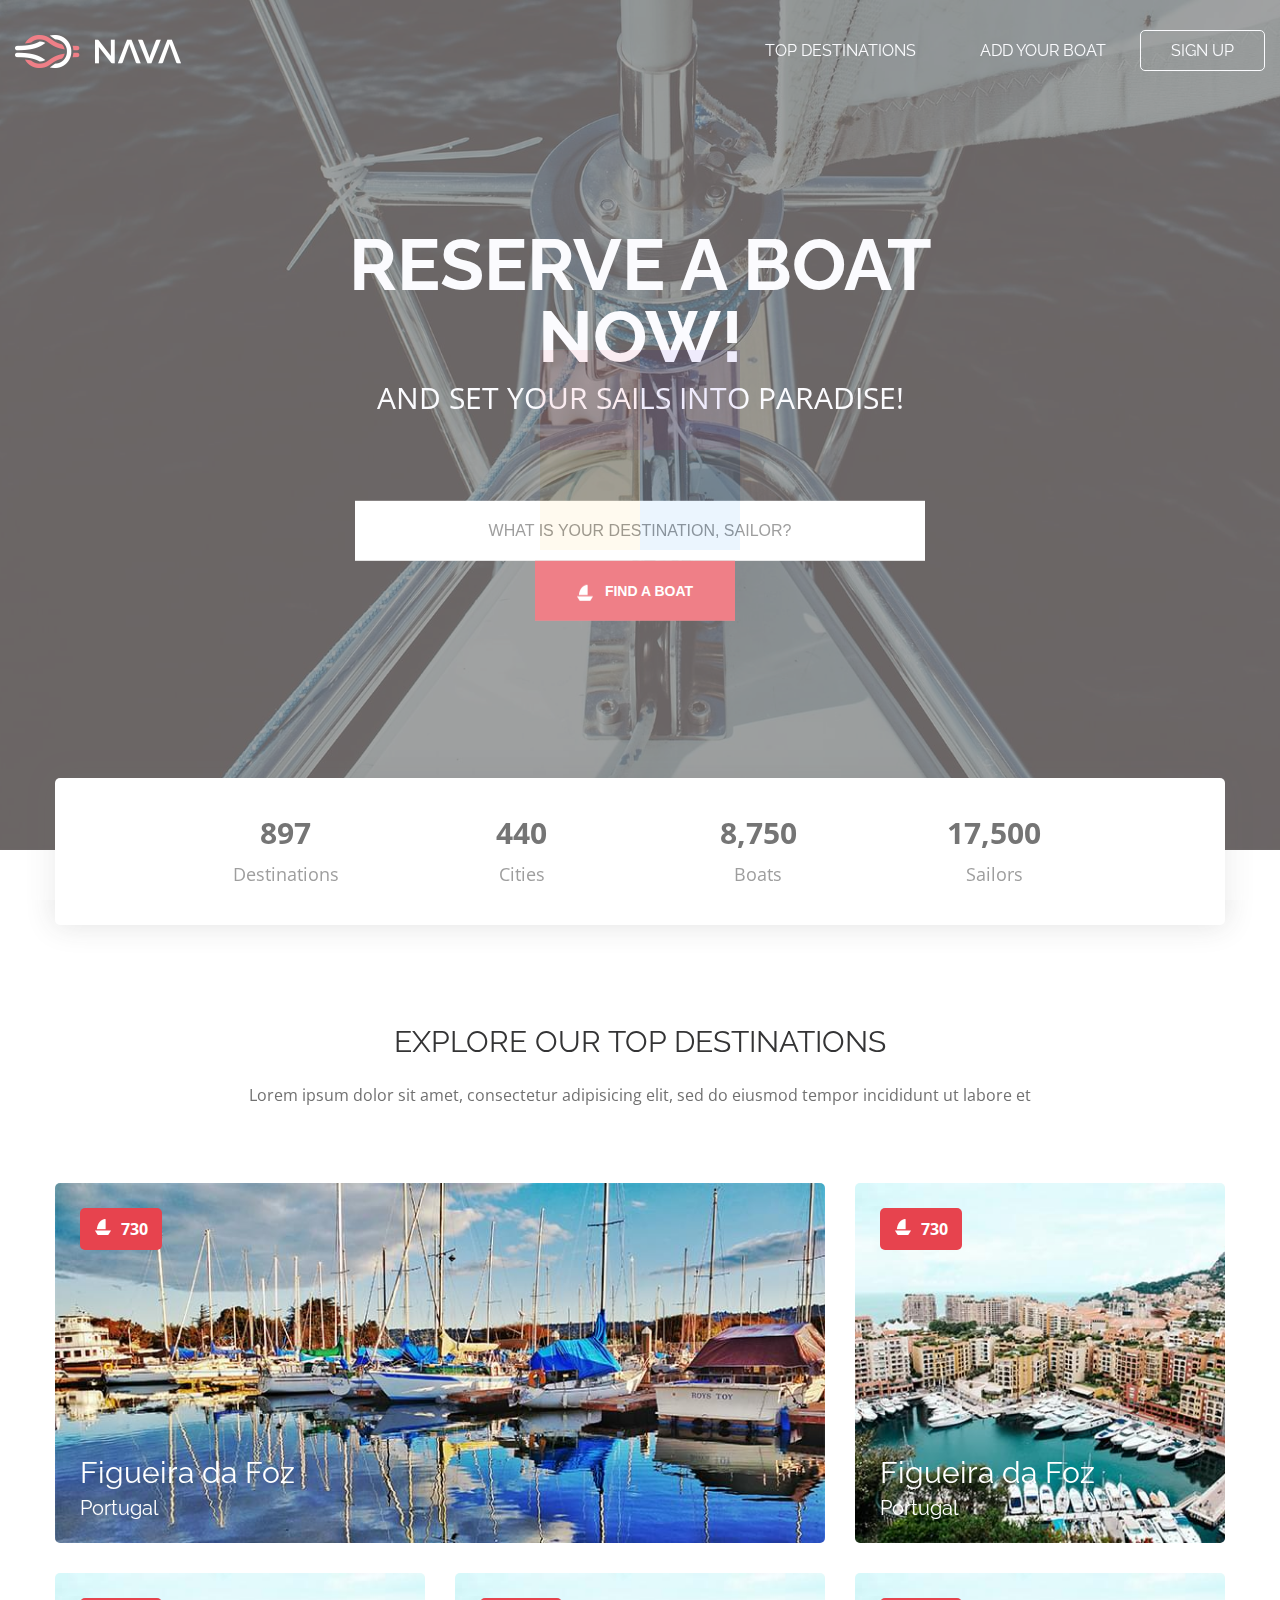
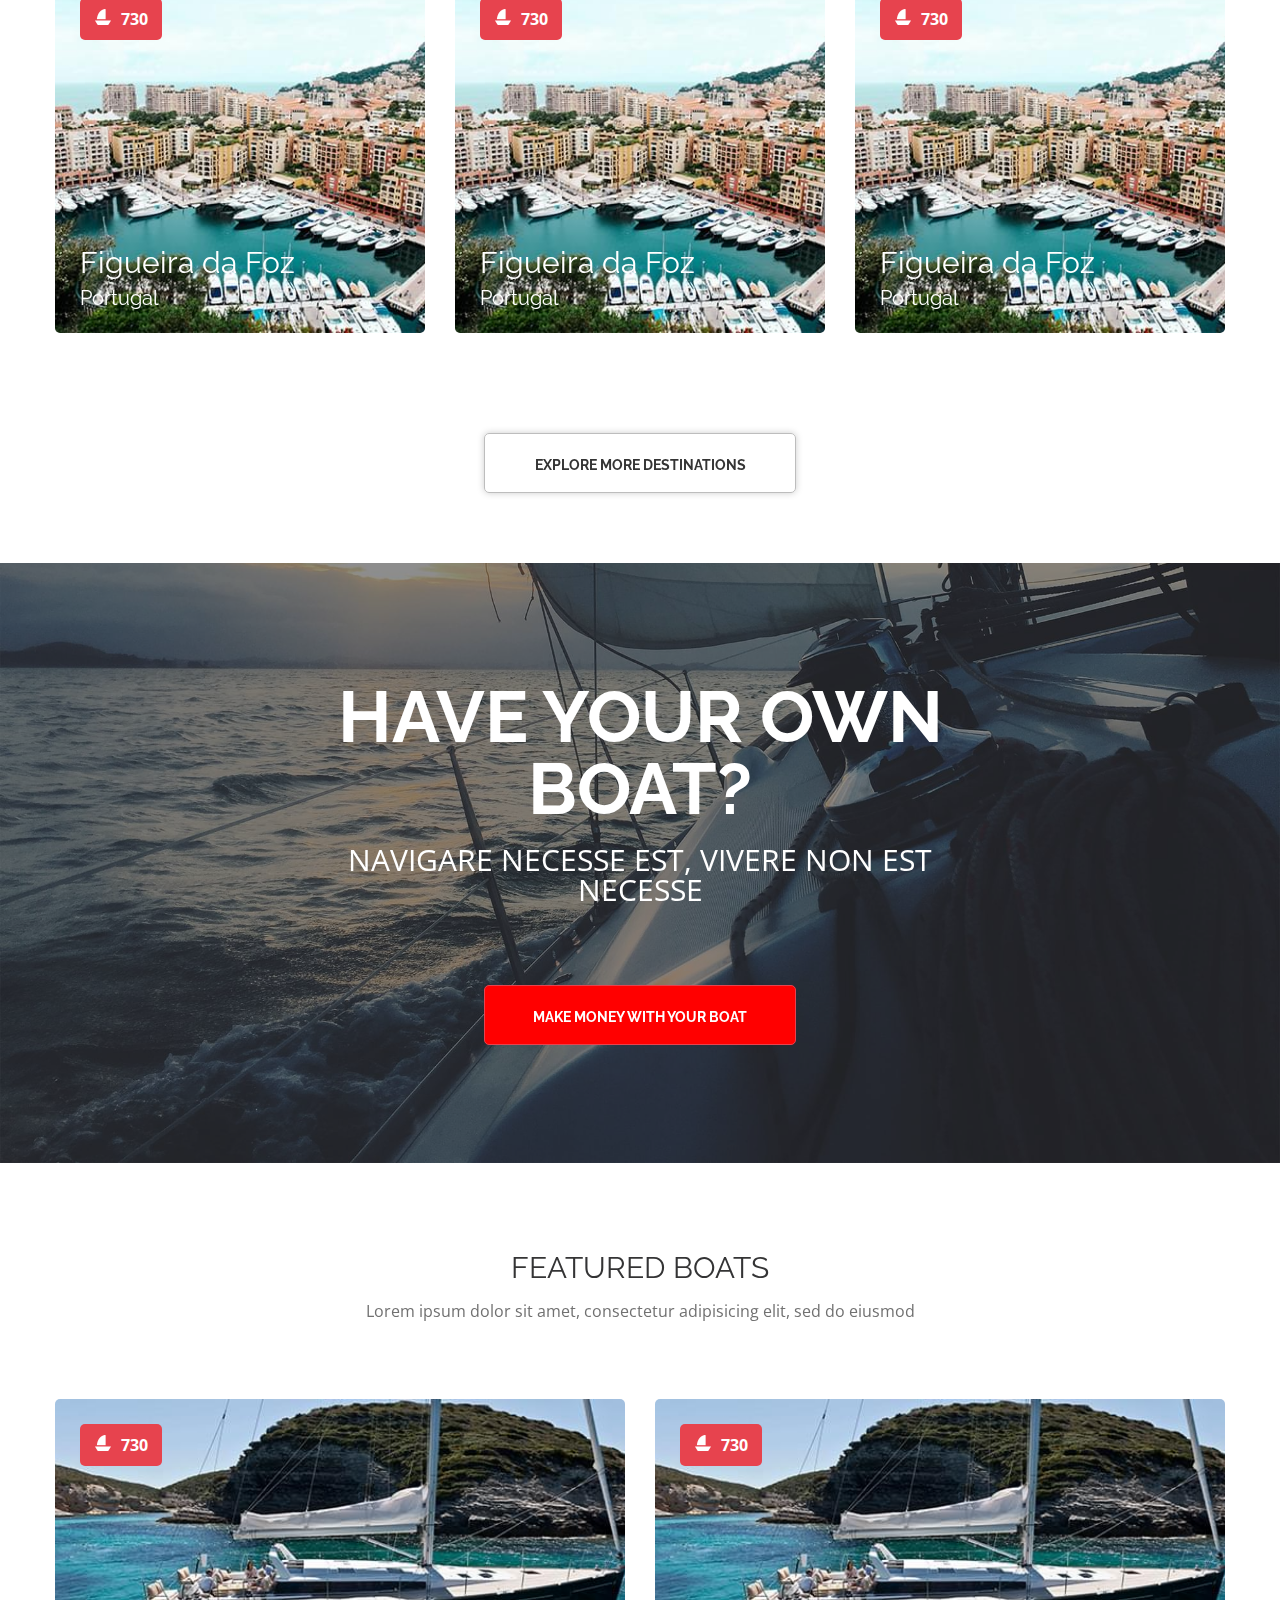
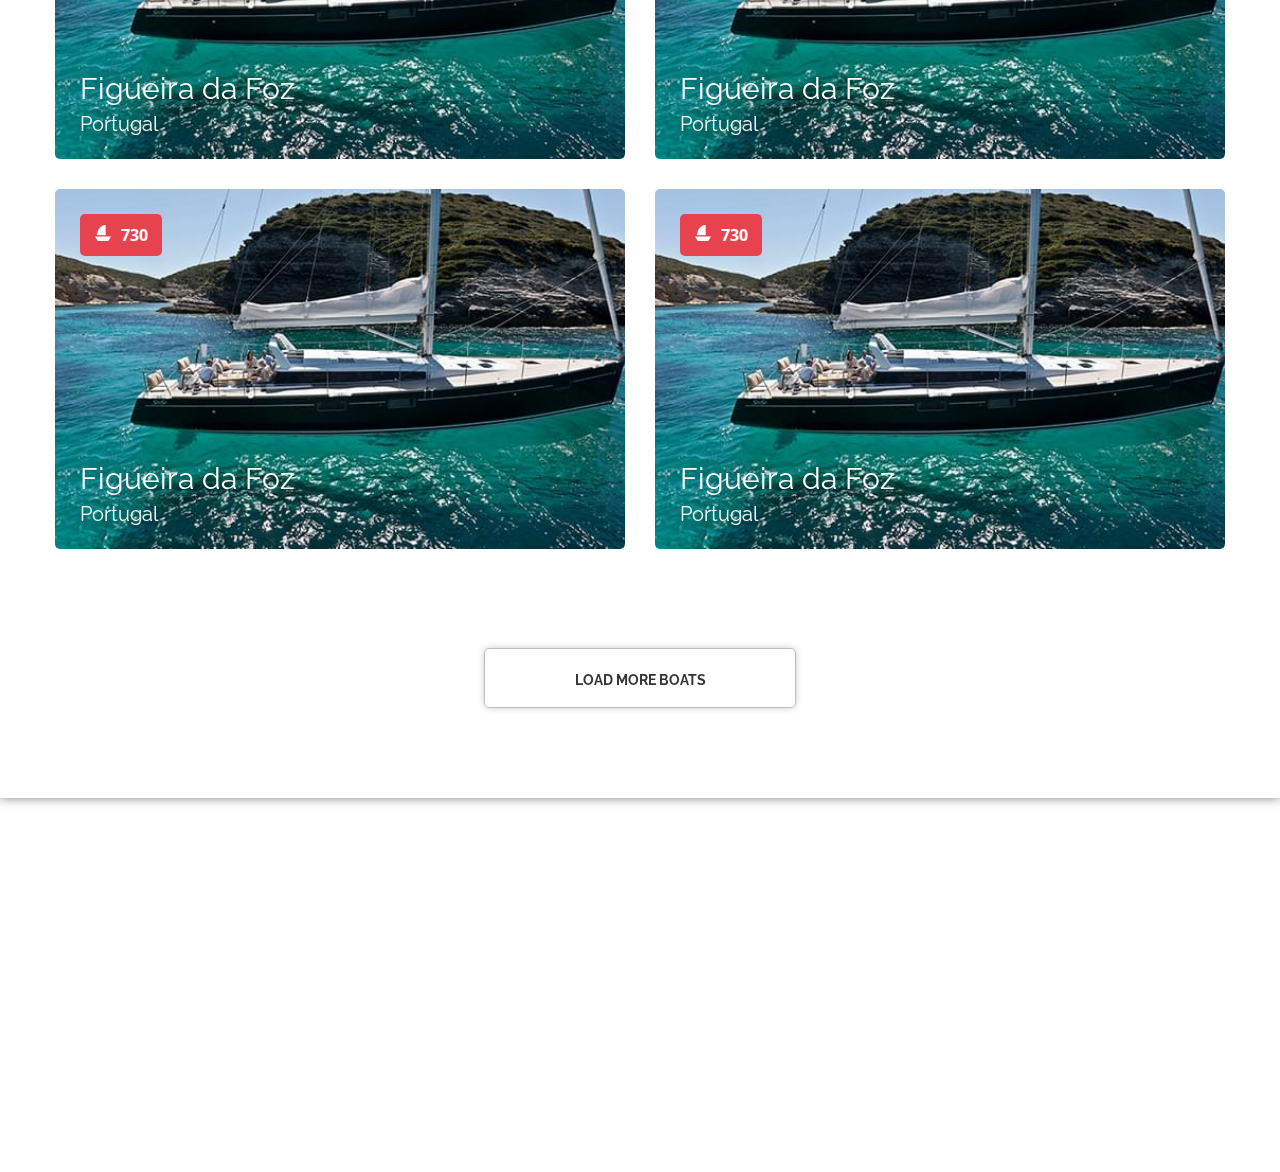
<file: demos/nava/index.html>
<!DOCTYPE html>
<html lang="en">
<head>
	<meta charset="UTF-8">

	<title>Nava</title>

	<meta name="description" content="">

	<meta http-equiv="X-UA-Compatible" content="IE=edge">
	<meta name=viewport content="width=device-width, initial-scale=1">

	<meta name="theme-color" content="#66749e">
	<meta name="msapplication-navbutton-color" content="#66749e">
	<meta name="apple-mobile-web-app-status-bar-style" content="#66749e">

	<meta property="og:image" content="img/og/og-logo.png">

	<link rel="shortcut icon" href="img/favicon/favicon.ico?v=2" type="image/x-icon">
	<link rel="apple-touch-icon" href="img/favicon/apple-touch-icon.png">
	<link rel="apple-touch-icon" sizes="72x72" href="img/favicon/apple-touch-icon-72x72.png">
	<link rel="apple-touch-icon" sizes="114x114" href="img/favicon/apple-touch-icon-114x114.png">
	<link rel="apple-touch-icon" sizes="144x144" href="img/favicon/apple-touch-icon-144x144.png">
	<link href="https://fonts.googleapis.com/css?family=Open+Sans:400,700|Raleway:400,700" rel="stylesheet">
	<link rel="stylesheet" media="all" href="css/main.css">

</head>
<body>
	<!-- begin wrapper -->
	<div class="wrapper">
		<!-- begin preloader -->
		<div class="preloader">
			<div class="preloader__inner">
				<div class="item item-1"></div>
				<div class="item item-2"></div>
				<div class="item item-3"></div>
				<div class="item item-4"></div>
			</div>
		</div>
		<!-- end preloader -->
		<!-- begin first-page -->
		<div class="first-page" style="background-image: url(img/first-page.jpg)">
			<!-- begin header -->
			<header class="header">
				<!-- begin header-container -->
				<div class="header-container">
					<!-- begin header__logo -->
					<div class="header__logo">
						<a href="#" class="logo">
							<img class="logo__img" src="img/logo.png" alt="logo">
						</a>
					</div>
					<!-- end header__logo -->
					<!-- begin header__menu -->
					<div class="header__menu">
						<ul class="menu">
							<li class="menu__item"><a href="#" class="menu__link">TOP DESTINATIONS</a></li>
							<li class="menu__item"><a href="#" class="menu__link">ADD YOUR BOAT</a></li>
							<li class="menu__item"><a href="#" class="menu__link menu__link_bordered">SIGN UP</a></li>
						</ul>
					</div>
					<!-- end header__menu -->
				</div>
				<!-- end header-container -->	
			</header>
			<!-- end header -->
			<!-- begin container -->
			<div class="container">
				<div class="firs-page__center-block center-block">
					<h1 class="center-block__title">RESERVE A BOAT NOW!</h1>
					<span class="center-block__subtitle">and set your sails into paradise!</span>
					<!-- begin center-block__search -->
					<div class="center-block__search">
						<div class="search">
							<input class="search__input" type="text" placeholder="What is your DESTINATION, SAILOR?">
							<button class="search__button">FIND A BOAT</button>
						</div>
					</div>
					<!-- end center-block__search -->
				</div>
				<!-- end firs-page__center-block -->
			</div>
			<!-- end container -->
		</div>
		<!-- end first-page -->
		<!-- begin destinations -->
		<section class="destinations">
			<div class="container">
				<div class="destinations__statistic">
					<div class="statistic">
						<div class="statistic__count">
							<span class="statistic__counter counter">2,300</span>
							<div class="statistic__counter-name">Destinations</div>
						</div>
						<div class="statistic__count">
							<span class="statistic__counter counter">1,000</span>
							<div class="statistic__counter-name">Cities</div>
						</div>
						<div class="statistic__count">
							<span class="statistic__counter counter">25,000</span>
							<div class="statistic__counter-name">Boats</div>
						</div>
						<div class="statistic__count">
							<span class="statistic__counter counter">50,000</span>
							<div class="statistic__counter-name">Sailors</div>
						</div>
					</div>
				</div>
				<h2 class="destinations__title">EXPLORE OUR TOP DESTINATIONS</h2>
				<p class="destinations__description">Lorem ipsum dolor sit amet, consectetur adipisicing elit, sed do eiusmod tempor incididunt ut labore et</p>

				<!-- begin destinations__prev -->
				<div class="destinations__prev">
					<!-- begin prev -->
					<div class="prev">
						<div class="prev__container">
							<div class="prev__item prev__item_big" style="background-image: url(img/item-big.jpg)">
								<a href="#" class="prev__inner-count">730</a>
								<div class="prev__inner-name">
									<div class="prev__country">Figueira da Foz</div>
									<div class="prev__city">Portugal</div>
								</div>
							</div>
							<div class="prev__item prev__item_small" style="background-image: url(img/item-small.jpg)">
								<a href="#" class="prev__inner-count">730</a>
								<div class="prev__inner-name">
									<div class="prev__country">Figueira da Foz</div>
									<div class="prev__city">Portugal</div>
								</div>
							</div>
						</div>
						<div class="prev__container">
							<div class="prev__item prev__item_small" style="background-image: url(img/item-small.jpg)">
								<a href="#" class="prev__inner-count">730</a>
								<div class="prev__inner-name">
									<div class="prev__country">Figueira da Foz</div>
									<div class="prev__city">Portugal</div>
								</div>
							</div>
							<div class="prev__item prev__item_small" style="background-image: url(img/item-small.jpg)">
								<a href="#" class="prev__inner-count">730</a>
								<div class="prev__inner-name">
									<div class="prev__country">Figueira da Foz</div>
									<div class="prev__city">Portugal</div>
								</div>
							</div>
							<div class="prev__item prev__item_small" style="background-image: url(img/item-small.jpg)">
								<a href="#" class="prev__inner-count">730</a>
								<div class="prev__inner-name">
									<div class="prev__country">Figueira da Foz</div>
									<div class="prev__city">Portugal</div>
								</div>
							</div>
						</div>
					</div>
					<!-- end prev -->
				</div>
				<!-- end destinations__prev -->
				<div class="btn-warap">
					<a href="#" class="btn">EXPLORE MORE DESTINATIONS</a>
				</div>	
			</div>
		</section>
		<!-- end destinations -->
		<!-- begin boat -->
		<section class="boat" style="background-image: url(img/your-boat.jpg)">
			<div class="boat__center">
				<div class="container">
					<h2 class="boat__title">HAVE YOUR OWN BOAT?</h2>
					<span class="boat__descr">navigare necesse est, vivere non est necesse</span>
					<a href="#" class="btn btn_red">Make money with your boat</a>
				</div>
			</div>
		</section>
		<!-- end boat -->
		<!-- begin featured -->
		<section class="featured">
			<div class="container">
				<h2 class="featured__title">FEATURED BOATS</h2>
				<p class="featured__description">Lorem ipsum dolor sit amet, consectetur adipisicing elit, sed do eiusmod</p>
				<div class="prev">
					<div class="prev__container">
						<div class="prev__item prev__item_medium" style="background-image: url(img/item-medium.jpg)">
							<a href="#" class="prev__inner-count">730</a>
							<div class="prev__inner-name">
								<div class="prev__country">Figueira da Foz</div>
								<div class="prev__city">Portugal</div>
							</div>
						</div>
						<div class="prev__item prev__item_medium" style="background-image: url(img/item-medium.jpg)">
							<a href="#" class="prev__inner-count">730</a>
							<div class="prev__inner-name">
								<div class="prev__country">Figueira da Foz</div>
								<div class="prev__city">Portugal</div>
							</div>
						</div>
					</div>
					<div class="prev__container">
						<div class="prev__item prev__item_medium" style="background-image: url(img/item-medium.jpg)">
							<a href="#" class="prev__inner-count">730</a>
							<div class="prev__inner-name">
								<div class="prev__country">Figueira da Foz</div>
								<div class="prev__city">Portugal</div>
							</div>
						</div>
						<div class="prev__item prev__item_medium" style="background-image: url(img/item-medium.jpg)">
							<a href="#" class="prev__inner-count">730</a>
							<div class="prev__inner-name">
								<div class="prev__country">Figueira da Foz</div>
								<div class="prev__city">Portugal</div>
							</div>
						</div>
					</div>
				</div>
				<div class="btn-wrap">
					<a href="#" class="btn">LOAD MORE BOATS</a>
				</div>	
			</div>
		</section>
		<!-- end featured -->
	</div>
	<!-- end wrapper -->
	<!-- begin footer -->
	<footer class="footer">
		<div class="container">
			<div class="footer__item">
				<h3 class="footer__title">TOP LOCATIONS</h3>
				<ul class="footer__list">
					<li class="footer__items"><a class="footer__link" href="#">Lorem ipsum dolor</a></li>
					<li class="footer__items"><a class="footer__link" href="#">Lorem ipsum dolor</a></li>
					<li class="footer__items"><a class="footer__link" href="#">Lorem ipsum dolor</a></li>
					<li class="footer__items"><a class="footer__link" href="#">Lorem ipsum dolor</a></li>
					<li class="footer__items"><a class="footer__link" href="#">Lorem ipsum dolor</a></li>
					<li class="footer__items"><a class="footer__link" href="#">Lorem ipsum dolor</a></li>
				</ul>
			</div>
			<div class="footer__item">
				<h3 class="footer__title">FEATURED BOATS</h3>
				<ul class="footer__list">
					<li class="footer__items"><a class="footer__link" href="#">Lorem ipsum dolor</a></li>
					<li class="footer__items"><a class="footer__link" href="#">Lorem ipsum dolor</a></li>
					<li class="footer__items"><a class="footer__link" href="#">Lorem ipsum dolor</a></li>
					<li class="footer__items"><a class="footer__link" href="#">Lorem ipsum dolor</a></li>
				</ul>
			</div>
			<div class="footer__item footer__item_soc">
				<div class="soc">
					<h3 class="soc__title">SUBSCRIBE TO OUR NEWSLETTER</h3>
					<div class="search soc__search">
						<input class="search__input search__input_soc" type="text" placeholder="Your email adress">
						<button class="search__button search__button_soc">SUBSCRIBE</button>
					</div>
					<div class="soc__socials">
						<div class="soc__item fb"></div>
						<div class="soc__item tw"></div>
						<div class="soc__item google"></div>
					</div>
				</div>
			</div>
			<div class="footer__item">
				<h3 class="footer__title">CONTACT US</h3>
				<ul class="footer__list">
					<li class="footer__items"><a class="footer__link" href="#">Lorem ipsum dolor</a></li>
					<li class="footer__items"><a class="footer__link" href="#">Lorem ipsum dolor</a></li>
					<li class="footer__items"><a class="footer__link" href="#">Lorem ipsum dolor</a></li>
					<li class="footer__items"><a class="footer__link" href="#">Lorem ipsum dolor</a></li>
					<li class="footer__items"><a class="footer__link" href="#">Lorem ipsum dolor</a></li>
				</ul>
			</div>
		</div>
	</footer>
	<!-- end footer -->



<script src="js/main.min.js"></script>

</body>
</html>
</file>
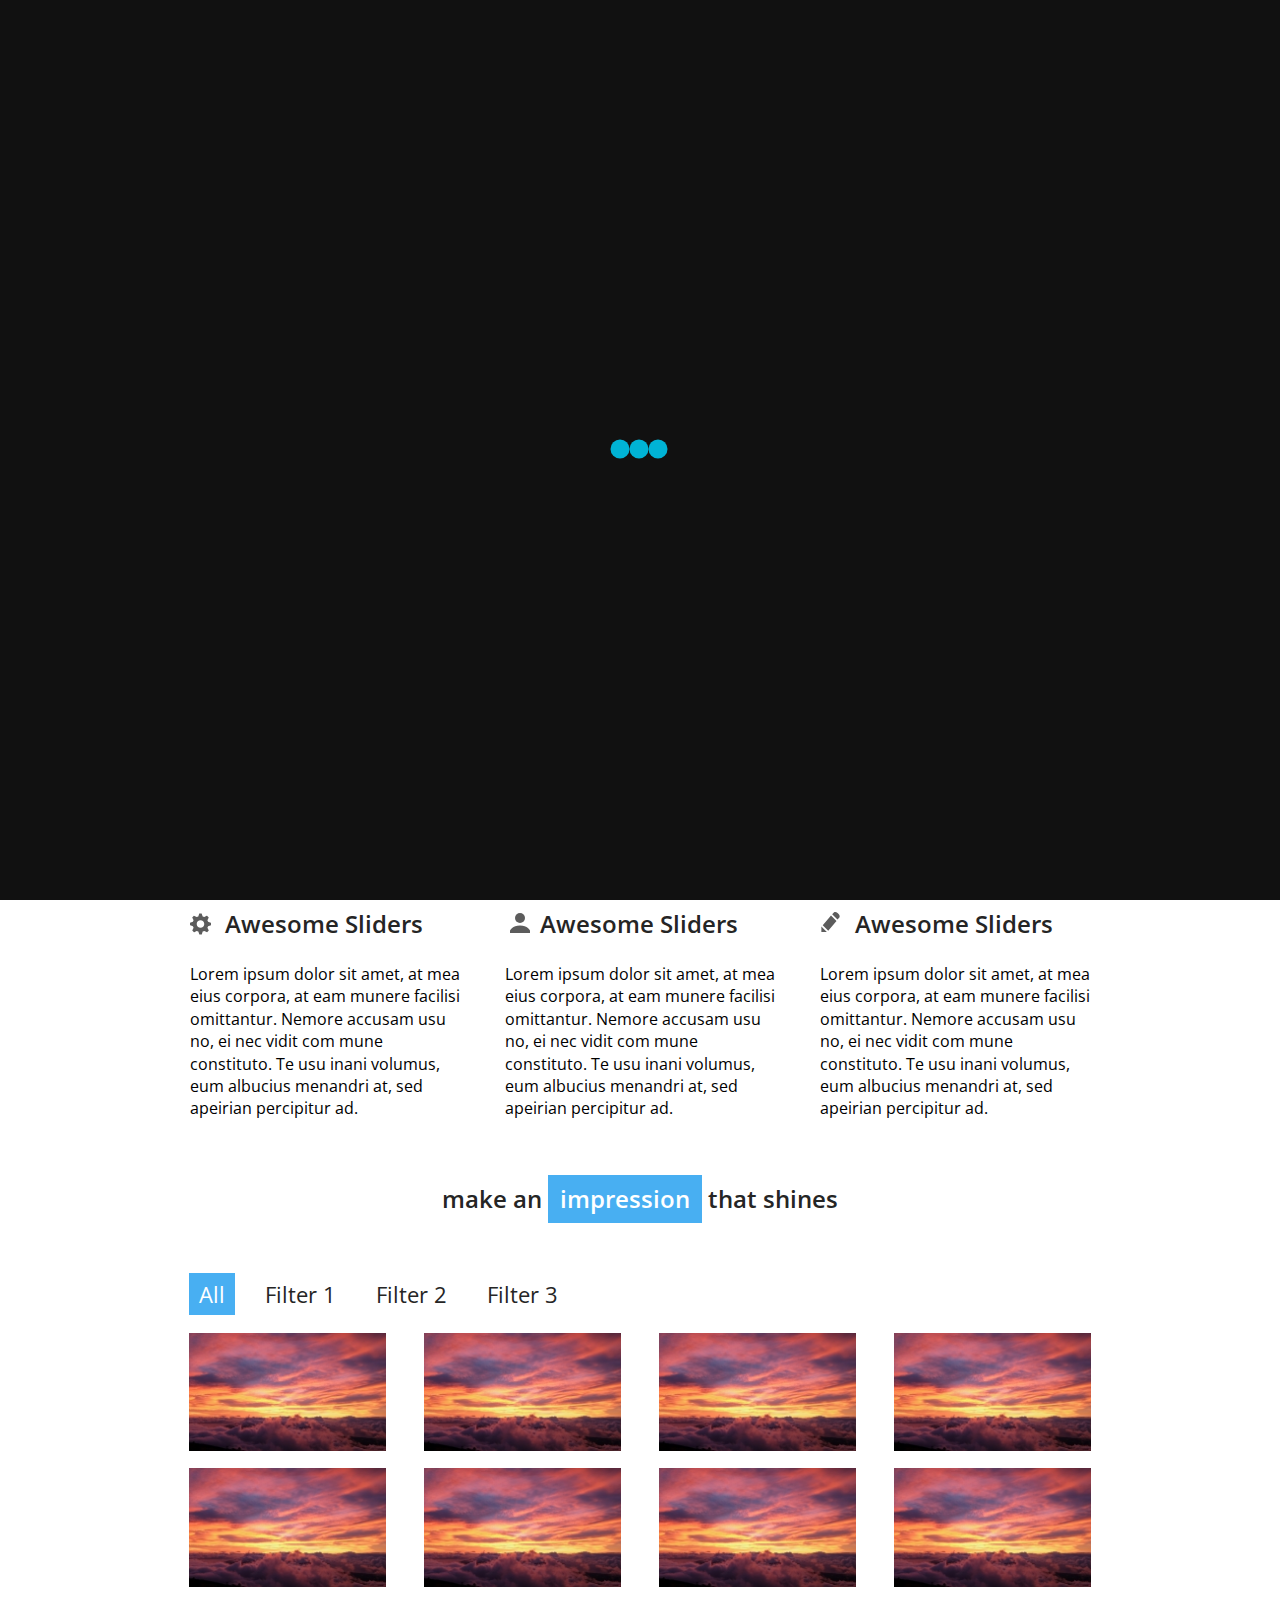
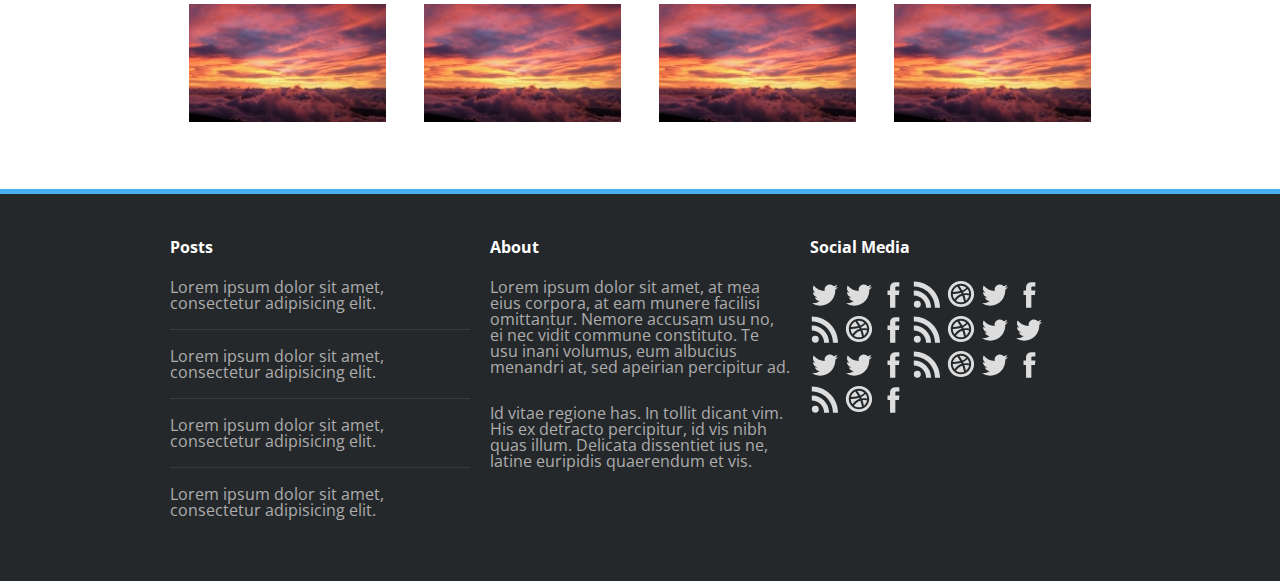
<file: demos/owl/index.html>
<!DOCTYPE html>
<html lang="en">
  <head>
    <meta charset="UTF-8">
    <title>untitled</title>
    <meta name="description" content="">
    <meta http-equiv="X-UA-Compatible" content="IE=edge">
    <meta name=viewport content="width=device-width, initial-scale=1">
    <meta name="theme-color" content="#48AFF2">
    <meta name="msapplication-navbutton-color" content="#48AFF2">
    <meta name="apple-mobile-web-app-status-bar-style" content="#48AFF2">
    <link rel="icon" href="favicon.ico" type="image/x-icon">
    <link href="https://fonts.googleapis.com/css?family=Open+Sans:400,600" rel="stylesheet">
    <link rel="stylesheet" media="all" href="css/style.css">
  </head>
  <body>
    <!-- BEGIN content -->
    <div class="preloader">
      <div class="cssload-container">
        <div class="cssload-loading"><i></i><i></i><i></i><i></i></div>
      </div>
    </div>
    <div class="out">
      <div class="top-line">
        <div class="container">
          <div class="social-menu">
            <a class="social-menu__item twitter" href="#">
              <svg class="icon icon-twitter">
                <use xlink:href="img/sprite.svg#twitter"></use>
              </svg>
            </a>
            <a class="social-menu__item facebook" href="#">
              <svg class="icon icon-facebook">
                <use xlink:href="img/sprite.svg#facebook"></use>
              </svg>
            </a>
            <a class="social-menu__item dribble" href="#">
              <svg class="icon icon-dribble">
                <use xlink:href="img/sprite.svg#dribble"></use>
              </svg>
            </a>
            <a class="social-menu__item rss" href="#">
              <svg class="icon icon-rss">
                <use xlink:href="img/sprite.svg#rss"></use>
              </svg>
            </a>
          </div>
        </div>
      </div>
      <div class="head">
        <div class="container">
          <a class="logo" href="#"></a>
          <nav class="navigation">
            <a class="navigation__link is-active" href="#">Home</a>
            <a class="navigation__link" href="#">Blog</a>
            <a class="navigation__link" href="#">Portfolio</a>
            <a class="navigation__link" href="#">Contact</a>
          </nav>
        </div>
      </div>
      <div class="main-slider">
        <div class="main-slider__item" style="background-image: url(img/slider.jpg)">
          <div class="container">
            <p class="main-slider__slide-description">
              <span>Place Your Description Text</span><br>
              <span>Here. Great Spot to Tell</span><br>
              <span>About Deals</span>
            </p>
          </div>
        </div>
        <div class="main-slider__item" style="background-image: url(img/slider-2.jpg)">
          <div class="container">
            <p class="main-slider__slide-description">
              <span>Place Your Description Text</span><br>
              <span>Here. Great Spot to Tell</span><br>
              <span>About Deals</span>
            </p>
          </div>
        </div>
        <div class="main-slider__item" style="background-image: url(img/slider.jpg)">
          <div class="container">
            <p class="main-slider__slide-description">
              <span>Place Your Description Text</span><br>
              <span>Here. Great Spot to Tell</span><br>
              <span>About Deals</span>
            </p>
          </div>
        </div>
        <div class="main-slider__item" style="background-image: url(img/slider.jpg)">
          <div class="container">
            <p class="main-slider__slide-description">
              <span>Place Your Description Text</span><br>
              <span>Here. Great Spot to Tell</span><br>
              <span>About Deals</span>
            </p>
          </div>
        </div>
        <div class="main-slider__item" style="background-image: url(img/slider.jpg)">
          <div class="container">
            <p class="main-slider__slide-description">
              <span>Place Your Description Text</span><br>
              <span>Here. Great Spot to Tell</span><br>
              <span>About Deals</span>
            </p>
          </div>
        </div>
        <div class="main-slider__item" style="background-image: url(img/slider.jpg)">
          <div class="container">
            <p class="main-slider__slide-description">
              <span>Place Your Description Text</span><br>
              <span>Here. Great Spot to Tell</span><br>
              <span>About Deals</span>
            </p>
          </div>
        </div>
        <div class="main-slider__item" style="background-image: url(img/slider.jpg)">
          <div class="container">
            <p class="main-slider__slide-description">
              <span>Place Your Description Text</span><br>
              <span>Here. Great Spot to Tell</span><br>
              <span>About Deals</span>
            </p>
          </div>
        </div>
        <div class="main-slider__item" style="background-image: url(img/slider.jpg)">
          <div class="container">
            <p class="main-slider__slide-description">
              <span>Place Your Description Text</span><br>
              <span>Here. Great Spot to Tell</span><br>
              <span>About Deals</span>
            </p>
          </div>
        </div>
        <div class="main-slider__item" style="background-image: url(img/slider-2.jpg)">
          <div class="container">
            <p class="main-slider__slide-description">
              <span>Place Your Description Text</span><br>
              <span>Here. Great Spot to Tell</span><br>
              <span>About Deals</span>
            </p>
          </div>
        </div>
        <div class="main-slider__item" style="background-image: url(img/slider-2.jpg)">
          <div class="container">
            <p class="main-slider__slide-description">
              <span>Place Your Description Text</span><br>
              <span>Here. Great Spot to Tell</span><br>
              <span>About Deals</span>
            </p>
          </div>
        </div>
      </div>
      <div class="additional-slider">
        <div class="container">
          <div class="second-slider">
            <div class="second-slider__item">1</div>
            <div class="second-slider__item">2</div>
            <div class="second-slider__item">3</div>
            <div class="second-slider__item">4</div>
            <div class="second-slider__item">5</div>
            <div class="second-slider__item">6</div>
            <div class="second-slider__item">7</div>
            <div class="second-slider__item">8</div>
            <div class="second-slider__item">9</div>
            <div class="second-slider__item">10</div>
          </div>
        </div>
      </div>
      <div class="advertisement">
        <div class="container">
          <div class="advertisement__block info-block">
            <h2 class="info-block__title">Awesome Sliders</h2>
            <svg class="icon icon-gear">
              <use xlink:href="img/sprite.svg#gear"></use>
            </svg>
            <p class="info-block__text">Lorem ipsum dolor sit amet, at mea eius corpora, at eam munere facilisi omittantur. Nemore accusam usu no, ei nec vidit com mune constituto. Te usu inani volumus, eum albucius menandri at, sed apeirian percipitur ad.</p>
          </div>
          <div class="advertisement__block info-block">
            <h2 class="info-block__title">Awesome Sliders</h2>
            <svg class="icon icon-person">
              <use xlink:href="img/sprite.svg#person"></use>
            </svg>
            <p class="info-block__text">Lorem ipsum dolor sit amet, at mea eius corpora, at eam munere facilisi omittantur. Nemore accusam usu no, ei nec vidit com mune constituto. Te usu inani volumus, eum albucius menandri at, sed apeirian percipitur ad.</p>
          </div>
          <div class="advertisement__block info-block">
            <h2 class="info-block__title">Awesome Sliders</h2>
            <svg class="icon icon-pen">
              <use xlink:href="img/sprite.svg#pen"></use>
            </svg>
            <p class="info-block__text">Lorem ipsum dolor sit amet, at mea eius corpora, at eam munere facilisi omittantur. Nemore accusam usu no, ei nec vidit com mune constituto. Te usu inani volumus, eum albucius menandri at, sed apeirian percipitur ad.</p>
          </div>
        </div>
      </div>
      <div class="impression"> make an <span>impression</span> that shines </div>
      <div class="gallery">
        <div class="container">
          <div class="gallery__filters">
            <span data-filter="all">All</span>
            <span data-filter=".filter-1">Filter 1</span>
            <span data-filter=".filter-2">Filter 2</span>
            <span data-filter=".filter-3">Filter 3</span>
          </div>
          <div class="gallery__items">
            <div class="gallery__item mix filter-2 ilter-1">
              <img src="img/image.jpg" alt="item">
              <a class="gallery__item-description" href="#">link</a>
            </div>
            <div class="gallery__item mix filter-1 filter-3">
              <img src="img/image.jpg" alt="item">
              <a class="gallery__item-description" href="#">link</a>
            </div>
            <div class="gallery__item mix">
              <img src="img/image.jpg" alt="item">
              <a class="gallery__item-description" href="#">link</a>
            </div>
            <div class="gallery__item mix filter-2 filter-1">
              <img src="img/image.jpg" alt="item">
              <a class="gallery__item-description" href="#">link</a>
            </div>
            <div class="gallery__item mix filter-1 filter-3">
              <img src="img/image.jpg" alt="item">
              <a class="gallery__item-description" href="#">link</a>
            </div>
            <div class="gallery__item mix filter-3 filter-1">
              <img src="img/image.jpg" alt="item">
              <a class="gallery__item-description" href="#">link</a>
            </div>
            <div class="gallery__item mix filter-2 filter-1">
              <img src="img/image.jpg" alt="item">
              <a class="gallery__item-description" href="#">link</a>
            </div>
            <div class="gallery__item mix filter-1 filter-3">
              <img src="img/image.jpg" alt="item">
              <a class="gallery__item-description" href="#">link</a>
            </div>
            <div class="gallery__item mix filter-1 filter-3">
              <img src="img/image.jpg" alt="item">
              <a class="gallery__item-description" href="#">link</a>
            </div>
            <div class="gallery__item mix filter-3 filter-2">
              <img src="img/image.jpg" alt="item">
              <a class="gallery__item-description" href="#">link</a>
            </div>
            <div class="gallery__item mix filter-2">
              <img src="img/image.jpg" alt="item">
              <a class="gallery__item-description" href="#">link</a>
            </div>
            <div class="gallery__item mix filter-3 filter-2">
              <img src="img/image.jpg" alt="item">
              <a class="gallery__item-description" href="#">link</a>
            </div>
          </div>
        </div>
      </div>
      <footer class="footer">
        <div class="container">
          <div class="posts info-place">
            <h3 class="info-place__title">Posts</h3>
            <div class="info-place-post">Lorem ipsum dolor sit amet, consectetur adipisicing elit.</div>
            <div class="info-place-post">Lorem ipsum dolor sit amet, consectetur adipisicing elit.</div>
            <div class="info-place-post">Lorem ipsum dolor sit amet, consectetur adipisicing elit.</div>
            <div class="info-place-post">Lorem ipsum dolor sit amet, consectetur adipisicing elit.</div>
          </div>
          <div class="about info-place">
            <h3 class="info-place__title">About</h3>
            <p>Lorem ipsum dolor sit amet, at mea eius corpora, at eam munere facilisi omittantur. Nemore accusam usu no, ei nec vidit commune constituto. Te usu inani volumus, eum albucius menandri at, sed apeirian percipitur ad.</p>
            <p>Id vitae regione has. In tollit dicant vim. His ex detracto percipitur, id vis nibh quas illum. Delicata dissentiet ius ne, latine euripidis quaerendum et vis.</p>
          </div>
          <div class="social info-place">
            <h3 class="info-place__title">Social Media</h3>
            <a href="#">
              <svg class="icon icon-twitter">
                <use xlink:href="img/sprite.svg#twitter"></use>
              </svg>
            </a>
            <a href="#">
              <svg class="icon icon-twitter">
                <use xlink:href="img/sprite.svg#twitter"></use>
              </svg>
            </a>
            <a href="#">
              <svg class="icon icon-facebook">
                <use xlink:href="img/sprite.svg#facebook"></use>
              </svg>
            </a>
            <a href="#">
              <svg class="icon icon-rss">
                <use xlink:href="img/sprite.svg#rss"></use>
              </svg>
            </a>
            <a href="#">
              <svg class="icon icon-dribble">
                <use xlink:href="img/sprite.svg#dribble"></use>
              </svg>
            </a>
            <a href="#">
              <svg class="icon icon-twitter">
                <use xlink:href="img/sprite.svg#twitter"></use>
              </svg>
            </a>
            <a href="#">
              <svg class="icon icon-facebook">
                <use xlink:href="img/sprite.svg#facebook"></use>
              </svg>
            </a>
            <a href="#">
              <svg class="icon icon-rss">
                <use xlink:href="img/sprite.svg#rss"></use>
              </svg>
            </a>
            <a href="#">
              <svg class="icon icon-dribble">
                <use xlink:href="img/sprite.svg#dribble"></use>
              </svg>
            </a>
            <a href="#">
              <svg class="icon icon-facebook">
                <use xlink:href="img/sprite.svg#facebook"></use>
              </svg>
            </a>
            <a href="#">
              <svg class="icon icon-rss">
                <use xlink:href="img/sprite.svg#rss"></use>
              </svg>
            </a>
            <a href="#">
              <svg class="icon icon-dribble">
                <use xlink:href="img/sprite.svg#dribble"></use>
              </svg>
            </a>
            <a href="#">
              <svg class="icon icon-twitter">
                <use xlink:href="img/sprite.svg#twitter"></use>
              </svg>
            </a>
            <a href="#">
              <svg class="icon icon-twitter">
                <use xlink:href="img/sprite.svg#twitter"></use>
              </svg>
            </a>
            <a href="#">
              <svg class="icon icon-twitter">
                <use xlink:href="img/sprite.svg#twitter"></use>
              </svg>
            </a>
            <a href="#">
              <svg class="icon icon-twitter">
                <use xlink:href="img/sprite.svg#twitter"></use>
              </svg>
            </a>
            <a href="#">
              <svg class="icon icon-facebook">
                <use xlink:href="img/sprite.svg#facebook"></use>
              </svg>
            </a>
            <a href="#">
              <svg class="icon icon-rss">
                <use xlink:href="img/sprite.svg#rss"></use>
              </svg>
            </a>
            <a href="#">
              <svg class="icon icon-dribble">
                <use xlink:href="img/sprite.svg#dribble"></use>
              </svg>
            </a>
            <a href="#">
              <svg class="icon icon-twitter">
                <use xlink:href="img/sprite.svg#twitter"></use>
              </svg>
            </a>
            <a href="#">
              <svg class="icon icon-facebook">
                <use xlink:href="img/sprite.svg#facebook"></use>
              </svg>
            </a>
            <a href="#">
              <svg class="icon icon-rss">
                <use xlink:href="img/sprite.svg#rss"></use>
              </svg>
            </a>
            <a href="#">
              <svg class="icon icon-dribble">
                <use xlink:href="img/sprite.svg#dribble"></use>
              </svg>
            </a>
            <a href="#">
              <svg class="icon icon-facebook">
                <use xlink:href="img/sprite.svg#facebook"></use>
              </svg>
            </a>
          </div>
        </div>
      </footer>
    </div>
    <!-- END content -->
    <!-- BEGIN scripts -->
    <script src="js/app.js"></script>
    <!-- END scripts -->
  </body>
</html>
</file>
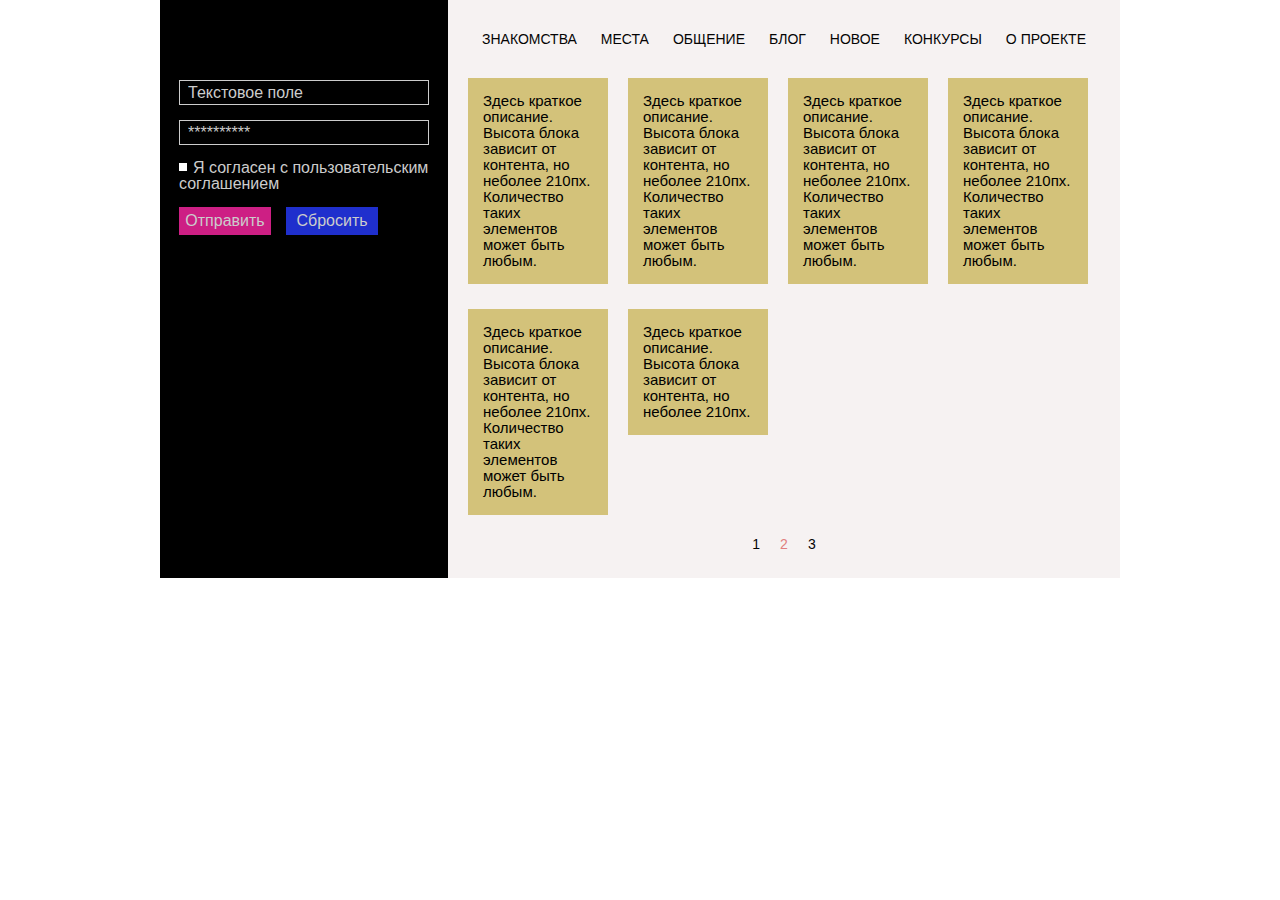
<file: demos/test/index.html>
<!DOCTYPE html>
<html lang="en">
  <head>
    <meta charset="UTF-8">
    <title>Index page</title>
    <meta name="description" content="">
    <meta http-equiv="X-UA-Compatible" content="IE=edge">
    <meta name=viewport content="width=device-width, initial-scale=1">
    <meta name="theme-color" content="#66749e">
    <meta name="msapplication-navbutton-color" content="#66749e">
    <meta name="apple-mobile-web-app-status-bar-style" content="#66749e">
    <meta property="og:image" content="img/og/og-logo.png">
    <link rel="shortcut icon" href="img/favicon/favicon.ico?v=2" type="image/x-icon">
    <link rel="apple-touch-icon" href="img/favicon/apple-touch-icon.png">
    <link rel="apple-touch-icon" sizes="72x72" href="img/favicon/apple-touch-icon-72x72.png">
    <link rel="apple-touch-icon" sizes="114x114" href="img/favicon/apple-touch-icon-114x114.png">
    <link rel="apple-touch-icon" sizes="144x144" href="img/favicon/apple-touch-icon-144x144.png">
    <link rel="stylesheet" media="all" href="css/main.css"> </head>
  <body>
    <!-- BEGIN content -->
    <div class="out">
      <div class="workflow">
        <div class="sidebar">
          <form action="/" class="form">
            <div class="form__field">
              <input type="text" placeholder="Текстовое поле" class="form__inp">
            </div>
            <div class="form__field">
              <input type="password" placeholder="**********" class="form__inp">
            </div>
            <div class="form__field">
              <input type="checkbox" id="check">
              <label for="check">Я согласен с пользовательским соглашением</label>
            </div>
            <div class="form__buttons">
              <input type="submit" value="Отправить" class="form__button form__button_submit">
              <input type="reset" value="Сбросить" class="form__button form__button_reset"> </div>
          </form>
        </div>
        <div class="content">
          <nav>
            <ul class="nav">
              <li class="nav__item">
                <a href="#" class="nav__link">Знакомства</a>
              </li>
              <li class="nav__item">
                <a href="#" class="nav__link">Места</a>
              </li>
              <li class="nav__item">
                <a href="#" class="nav__link">Общение</a>
                <div class="drop-menu">
                  <a class="drop-menu__link" href="#">Написать сообщение</a>
                  <a class="drop-menu__link" href="#">Чаты</a>
                  <a class="drop-menu__link" href="#">Симпатии</a>
                  <a class="drop-menu__link" href="#">Опросы</a>
                </div>
              </li>
              <li class="nav__item">
                <a href="#" class="nav__link">Блог</a>
              </li>
              <li class="nav__item">
                <a href="#" class="nav__link">Новое</a>
              </li>
              <li class="nav__item">
                <a href="#" class="nav__link">Конкурсы</a>
              </li>
              <li class="nav__item">
                <a href="#" class="nav__link">О проекте</a>
              </li>
            </ul>
          </nav>
          <div class="blocks">
            <div class="blocks__item">
              <p>Здесь краткое описание. Высота блока зависит от контента, но неболее 210пх. Количество таких элементов может быть любым.</p>
            </div>
            <div class="blocks__item">
              <p>Здесь краткое описание. Высота блока зависит от контента, но неболее 210пх. Количество таких элементов может быть любым.</p>
            </div>
            <div class="blocks__item">
              <p>Здесь краткое описание. Высота блока зависит от контента, но неболее 210пх. Количество таких элементов может быть любым.</p>
            </div>
            <div class="blocks__item">
              <p>Здесь краткое описание. Высота блока зависит от контента, но неболее 210пх. Количество таких элементов может быть любым.</p>
            </div>
            <div class="blocks__item">
              <p>Здесь краткое описание. Высота блока зависит от контента, но неболее 210пх. Количество таких элементов может быть любым.</p>
            </div>
            <div class="blocks__item">
              <p>Здесь краткое описание. Высота блока зависит от контента, но неболее 210пх.</p>
            </div>
          </div>
          <div class="pagination">
            <a class="pagination__link" href="#">1</a>
            <a class="pagination__link pagination__link_is-active" href="#">2</a>
            <a class="pagination__link" href="#">3</a>
          </div>
        </div>
      </div>
    </div>
    <!-- END content -->
    <!-- BEGIN scripts -->
    <script src="js/main.min.js"></script>
    <!-- END scripts -->
  </body>
</html>
</file>
<file: demos/lookshop/css/main.css>
html{font-family:sans-serif;line-height:1.15;-ms-text-size-adjust:100%;-webkit-text-size-adjust:100%;-webkit-box-sizing:border-box;box-sizing:border-box}body{margin:0;padding:0;font-family:"Arial",sans-serif;font-size:16px;line-height:1;color:#000;overflow-x:hidden;background-color:#fff}.slick-slide img,article,aside,details,figcaption,figure,footer,header,main,menu,nav,section{display:block}h1{font-size:2em}figure{margin:1em 40px}hr{-webkit-box-sizing:content-box;box-sizing:content-box;height:0;overflow:visible}code,kbd,pre,samp{font-family:monospace,monospace;font-size:1em}a{background-color:transparent;-webkit-text-decoration-skip:objects}a:active,a:hover{outline-width:0}abbr[title]{border-bottom:none;-webkit-text-decoration:underline dotted;text-decoration:underline dotted}b,strong{font-weight:bolder}dfn{font-style:italic}mark{background-color:#ff0;color:#000}small{font-size:80%}sub,sup{font-size:75%;line-height:0;position:relative;vertical-align:baseline}sub{bottom:-.25em}sup{top:-.5em}audio,canvas,video{display:inline-block}audio:not([controls]){display:none;height:0}img{border-style:none;display:block;max-width:100%;height:auto}svg:not(:root){overflow:hidden}button,input,optgroup,select,textarea{font-family:sans-serif;font-size:100%;line-height:1.15;margin:0}button,input{overflow:visible}button,select{text-transform:none}[type=reset],[type=submit],button,html [type=button]{-webkit-appearance:button}[type=button]::-moz-focus-inner,[type=reset]::-moz-focus-inner,[type=submit]::-moz-focus-inner,button::-moz-focus-inner{border-style:none;padding:0}[type=button]:-moz-focusring,[type=reset]:-moz-focusring,[type=submit]:-moz-focusring,button:-moz-focusring{outline:1px dotted ButtonText}fieldset{border:1px solid silver;margin:0 2px;padding:.35em .625em .75em}legend{color:inherit;display:table;max-width:100%;white-space:normal}progress{display:inline-block;vertical-align:baseline}textarea{overflow:auto;resize:none}[type=checkbox],[type=radio],legend{-webkit-box-sizing:border-box;box-sizing:border-box;padding:0}[type=number]::-webkit-inner-spin-button,[type=number]::-webkit-outer-spin-button{height:auto}[type=search]{-webkit-appearance:textfield;outline-offset:-2px}[type=search]::-webkit-search-cancel-button,[type=search]::-webkit-search-decoration{-webkit-appearance:none}::-webkit-file-upload-button{-webkit-appearance:button;font:inherit}summary{display:list-item}.slick-slide.slick-loading img,[hidden],template{display:none}.slick-list,.slick-slider{position:relative;display:block}.slick-slider{-webkit-box-sizing:border-box;box-sizing:border-box;-webkit-touch-callout:none;-webkit-user-select:none;-moz-user-select:none;-ms-user-select:none;user-select:none;-ms-touch-action:pan-y;touch-action:pan-y;-webkit-tap-highlight-color:transparent}.slick-list{overflow:hidden;margin:0;padding:0}.slick-list:focus{outline:0}.slick-list.dragging{cursor:pointer;cursor:hand}.slick-slider .slick-list,.slick-slider .slick-track{-webkit-transform:translate3d(0,0,0);-ms-transform:translate3d(0,0,0);transform:translate3d(0,0,0)}.slick-track{position:relative;left:0;top:0;display:block;margin-left:auto;margin-right:auto}.slick-track:after,.slick-track:before{content:"";display:table}.slick-track:after{clear:both}.slick-loading .slick-track{visibility:hidden}.slick-slide{float:left;height:100%;min-height:1px;display:none}[dir=rtl] .slick-slide{float:right}.slick-slide.dragging img{pointer-events:none}.slick-initialized .slick-slide{display:block}.slick-loading .slick-slide{visibility:hidden}.slick-vertical .slick-slide{display:block;height:auto;border:1px solid transparent}.slick-arrow.slick-hidden{display:none}.icon{display:inline-block;width:1em;height:1em;fill:#000}.icon-fb,.icon-google,.icon-tw{font-size:51.2rem;width:1em}*,::after,::before{-webkit-box-sizing:inherit;box-sizing:inherit}::-moz-selection{background:#b3d4fc;text-shadow:none}::selection{background:#b3d4fc;text-shadow:none}h1,h2,h3,h4,h5,h6,ol,p,ul{margin:0}ol,ul{padding:0}ul li{list-style:none}.container{max-width:970px;margin:0 auto}.main-header{background-color:#000;height:30px;overflow:hidden}.main-header>.container,.main-header__nav{display:-webkit-box;display:-ms-flexbox;display:flex;-webkit-box-align:center;-ms-flex-align:center;align-items:center}.main-header>.container{-webkit-box-pack:justify;-ms-flex-pack:justify;justify-content:space-between}.main-header__nav{height:30px}.currency,.phone{font-size:11px;color:#fff}.phone{text-decoration:none;text-transform:uppercase;line-height:17px}.currency{-webkit-box-sizing:border-box;box-sizing:border-box;width:80px;border:0;-webkit-appearance:none;background:#000;background:#000 url(../img/arrowDown.png) 88% 50% no-repeat;line-height:30px;padding:0 5px;-moz-appearance:none;-o-text-overflow:'';text-overflow:'';-ms-appearance:none;appearance:none!important;border-left:1px solid #444;border-right:1px solid #444;cursor:pointer;-webkit-transition:.5s linear;-o-transition:.5s linear;transition:.5s linear}.currency:focus{outline:0}.account__link:hover,.currency:hover{color:gold}select::-ms-expand{display:none}.account{display:inline-block;max-width:128px;width:100%}.account__link,.search__inp{height:30px;font-size:11px;color:#fff}.account__link{padding-left:30px;text-decoration:none;text-transform:uppercase;position:relative;-webkit-transition:.5s linear;-o-transition:.5s linear;transition:.5s linear;background-color:inherit;width:100%;display:block;line-height:30px}.account__link:before{position:absolute;left:8px;top:8px;content:'';background-image:url(../img/sprite/sprite.png);background-position:0 -58px;width:14px;height:13px}.search__inp{border:0;outline:0;line-height:28px;width:150px;padding:0 10px;border-top:1px solid #000;border-bottom:1px solid #000;border-left:1px solid #444;border-right:1px solid #444;background-color:#000;display:none}.search__inp:-ms-input-placeholder{color:#fff;font-size:11px}.search__inp::-webkit-input-placeholder{color:#fff;font-size:11px}.search__inp::-ms-input-placeholder{color:#fff;font-size:11px}.search__inp::placeholder{color:#fff;font-size:11px}.search__activate{display:block;width:30px;height:30px;border-left:1px solid #444;border-right:1px solid #444;position:relative}.search__activate:before{position:absolute;content:'';background-image:url(../img/sprite/sprite.png);background-position:-31px -31px;width:15px;height:15px;left:50%;top:50%;-webkit-transform:translate(-50%,-50%);-ms-transform:translate(-50%,-50%);transform:translate(-50%,-50%)}.main-menu>.container{display:-webkit-box;display:-ms-flexbox;display:flex;-webkit-box-align:center;-ms-flex-align:center;align-items:center;height:68px}.main-menu{background-color:#fff;padding:25px 0}.main-menu__general{margin-left:auto;margin-right:30px}.menu__list{display:-webkit-box;display:-ms-flexbox;display:flex}.menu__item{margin-left:30px;position:relative}.menu__item:hover .drop-menu{top:100%;opacity:1;margin-top:0;visibility:visible}.menu__link{display:block;font-size:16px;line-height:68px;color:#000;text-decoration:none;padding-right:15px;background:url(../img/menuArrowDown.png) 100% 50% no-repeat;-webkit-transition:.5s ease;-o-transition:.5s ease;transition:.5s ease}.drop-menu ul li a:hover,.menu__link:hover{color:gold}.drop-menu{position:absolute;top:100%;left:-20px;margin-top:30px;opacity:0;visibility:hidden;-webkit-transition:opacity .3s ease,margin-top .5s ease;-o-transition:opacity .3s ease,margin-top .5s ease;transition:opacity .3s ease,margin-top .5s ease;z-index:100;background-color:#fff;width:150px;padding:15px;border:1px solid #ccc;-webkit-box-shadow:0 0 5px 0 #ccc;box-shadow:0 0 5px 0 #ccc;border-radius:3px}.drop-menu ul li{margin-bottom:10px}.drop-menu ul li:last-child{margin-bottom:0}.drop-menu ul li a{display:block;width:100%;text-decoration:none;color:#000;-webkit-transition:.5s ease;-o-transition:.5s ease;transition:.5s ease}.cart__head:before,.drop-menu:before{position:absolute;content:'';display:block;width:0;height:0;border-style:solid;border-width:0 5px 5px;border-color:transparent transparent #ccc}.drop-menu:before{left:20px;bottom:101%}.cart{max-width:214px;width:100%;color:#949393}.cart>div{padding:5px 10px}.cart__head{border:1px solid #949393;cursor:pointer;position:relative}.cart__head:before{right:10px;top:49%;-webkit-transform:rotate(180deg);-ms-transform:rotate(180deg);transform:rotate(180deg)}.cart__head.active:before{-webkit-transform:rotate(0deg);-ms-transform:rotate(0deg);transform:rotate(0deg)}.cart__items{display:none;border-left:1px solid #949393;border-right:1px solid #949393;border-bottom:1px solid #949393}.cart__total{border:1px solid #949393;border-top:none;text-align:right;position:relative}.cart__total:before{position:absolute;left:10px;top:50%;-webkit-transform:translateY(-50%);-ms-transform:translateY(-50%);transform:translateY(-50%);content:'';background-image:url(../img/sprite/sprite.png);background-position:-32px 0;width:20px;height:19px}.promo-slider-section{background:-webkit-gradient(linear,left top,right top,from(#f6f3ec),to(#e9e0d7));background:-webkit-linear-gradient(left,#f6f3ec,#e9e0d7);background:-o-linear-gradient(left,#f6f3ec,#e9e0d7);background:linear-gradient(90deg,#f6f3ec,#e9e0d7);position:relative;margin-bottom:74px}.promo-slider-section:after{position:absolute;content:'';left:0;bottom:0;width:57%;height:7px;background:rgba(0,0,0,.2)}.promo-slider__item{height:440px}.promo-slider__item .container{background:url(../img/slider-bg3.png) 100% 50% no-repeat;height:100%}.promo-slider__inner{padding-top:40px;padding-left:50px;width:350px}.promo-slider__img{margin-bottom:20px}.promo-slider__btn{display:inline-block;height:54px;line-height:57px;padding:0 48px 0 22px;color:#fff;background-color:#fd926d;text-align:center;text-decoration:none;text-transform:uppercase;font-weight:300;-webkit-box-shadow:0 3px 0 0 #dd6b44;box-shadow:0 3px 0 0 #dd6b44;position:relative;-webkit-transition:.5s ease;-o-transition:.5s ease;transition:.5s ease}.promo-slider__btn:after{position:absolute;content:'';right:22px;top:50%;margin-top:-2.5px;-webkit-transform:rotate(90deg);-ms-transform:rotate(90deg);transform:rotate(90deg);display:block;width:0;height:0;border-style:solid;border-width:0 5px 5px;border-color:transparent transparent #fff}.promo-slider__btn:hover{background-color:gold;-webkit-box-shadow:0 3px 0 0 #fd926d;box-shadow:0 3px 0 0 #fd926d}.btn-inner{text-align:center}.slider-nav{background-color:#000;position:relative}.slick-dots{position:absolute;left:50%;top:32px;-webkit-transform:translateX(-50%);-ms-transform:translateX(-50%);transform:translateX(-50%);text-align:center}.slick-dots li{display:inline-block;vertical-align:middle;margin-right:18px}.slick-dots li.slick-active button,.slick-dots li:hover button{background-color:#fd926d}.slick-dots li:last-child{margin-right:0}.slick-dots li button,.slider-arrow{display:block;border:0;outline:0;cursor:pointer}.slick-dots li button{font-size:0;border-radius:50%;background-color:#867a76;width:14px;height:14px;-webkit-transition:.5s ease;-o-transition:.5s ease;transition:.5s ease}.slider-arrow{position:absolute;top:50%;width:30px;height:118px;margin-top:-59px;background-color:#fefefd;-webkit-transition:.75s ease;-o-transition:.75s ease;transition:.75s ease;opacity:.75}.slider-arrow:hover{-webkit-box-shadow:0 0 5px 1px #aaa;box-shadow:0 0 5px 1px #aaa;opacity:.9}.slider-arrow:before{position:absolute;content:'';background-image:url(../img/sprite/sprite.png);background-position:-62px 0;width:12px;height:18px;top:50;left:50%;-webkit-transform:translate(-50%,-50%);-ms-transform:translate(-50%,-50%);transform:translate(-50%,-50%)}.slider-arrow.slider-arrows__prev{left:0}.slider-arrow.slider-arrows__next{right:0}.slider-arrow.slider-arrows__next:before{-webkit-transform:translate(-50%,-50%) rotate(-180deg);-ms-transform:translate(-50%,-50%) rotate(-180deg);transform:translate(-50%,-50%) rotate(-180deg)}.socials-wrap{margin-bottom:40px;background-color:#ededed}.socials .container{height:55px;-webkit-box-pack:justify;-ms-flex-pack:justify;justify-content:space-between}.mail-form,.socials .container{display:-webkit-box;display:-ms-flexbox;display:flex;-webkit-box-align:center;-ms-flex-align:center;align-items:center}.mail-form__label{font-size:12px;color:#9f9f9f;margin-right:10px}.mail-form__email{font-size:12px;color:#000;font-style:italic;font-family:Arial,sans-serif;height:28px;background-color:#fff;padding:10px;border:0;width:130px}.mail-form__email:focus{border:0;outline:0}.mail-form__email:-ms-input-placeholder{font-family:Arial,sans-serif;font-style:italic;font-size:12px;color:#9f9f9f}.mail-form__email::-webkit-input-placeholder{font-family:Arial,sans-serif;font-style:italic;font-size:12px;color:#9f9f9f}.mail-form__email::-ms-input-placeholder{font-family:Arial,sans-serif;font-style:italic;font-size:12px;color:#9f9f9f}.mail-form__email::placeholder{font-family:Arial,sans-serif;font-style:italic;font-size:12px;color:#9f9f9f}.mail-form__button{width:28px;height:28px;background-color:#fd926d;line-height:28px;border:0;outline:0;font-size:12px;color:#fff;font-family:Arial,sans-serif;cursor:pointer;-webkit-box-shadow:inset 0 -3px 0 #dd6b44;box-shadow:inset 0 -3px 0 #dd6b44}.links{display:-webkit-box;display:-ms-flexbox;display:flex;-webkit-box-align:center;-ms-flex-align:center;align-items:center}.links__text{color:#6c6c6c;font-size:12px;margin-right:15px}.links__list{display:-webkit-box;display:-ms-flexbox;display:flex}.links__item{background:#f7f7f7;-webkit-transition:.5s ease;-o-transition:.5s ease;transition:.5s ease}.links__item:nth-child(even){background:#ededed}.links__item:hover{background:#ddd}.links__link{display:block;width:55px;height:55px;position:relative}.links__link:before{position:absolute;content:'';left:50%;top:50%;-webkit-transform:translate(-50%,-50%);-ms-transform:translate(-50%,-50%);transform:translate(-50%,-50%)}.links__link.fb:before,.links__link.pr:before,.links__link.tw:before{background-image:url(../img/sprite/sprite.png);background-position:-62px -28px;width:9px;height:18px}.links__link.pr:before,.links__link.tw:before{background-position:0 -31px;width:21px;height:17px}.links__link.pr:before{background-position:0 0;width:22px;height:21px}.socials__images{margin-bottom:50px}.socials__images .container{display:-webkit-box;display:-ms-flexbox;display:flex;height:100%}.best-wrap{width:50%;padding-right:2px}.best-wrap:last-child{padding-right:0}.best-wrap_vertical{display:-webkit-box;display:-ms-flexbox;display:flex;-webkit-box-orient:vertical;-webkit-box-direction:normal;-ms-flex-direction:column;flex-direction:column}.best{width:100%;height:340px;background-position:0 0;background-repeat:no-repeat;background-size:cover;position:relative}.best-i{display:-webkit-box;display:-ms-flexbox;display:flex}.best-inner{position:absolute;right:44px;top:15%;width:210px;text-align:center;color:#414141}.best-inner strong{font-size:34px;text-transform:uppercase}.best-inner span{font-size:74px}.best-inner span:last-child{font-weight:900;color:#4fafa0}.best-inner div{background-color:#414141;color:#fff;width:33px;height:33px;margin:0 auto;line-height:33px;border-radius:50%;position:relative}.best-inner div:after,.best-inner div:before{position:absolute;top:50%;width:87px;height:1px;background-color:#414141;content:''}.best-inner div:before{right:100%;margin-right:3px}.best-inner div:after{left:100%;margin-left:3px}.best-item{height:170px;width:50%;background-image:url(../img/hh2.jpg);background-position:50% 50%;background-size:cover;margin-right:2px;position:relative}.best-item:last-child{margin-right:0}.best-item_w{height:168px;width:100%;margin-bottom:2px}.best-item span{position:absolute;width:100%;text-align:center;bottom:15px;font-size:30px;text-transform:uppercase;color:#fff;text-shadow:0 2px 0 rgba(0,0,0,.19)}.slider__item{max-width:220px;text-align:center;background-color:#f7f7f7;margin-top:10px}.slider__image{height:300px;width:220px;background-size:cover;margin-bottom:12px}.slider__content{background-color:#f7f7f7}.slider__product-name{font-size:12px;font-weight:400;color:#373737;text-transform:uppercase;margin-bottom:12px}.product__price{font-weight:22px;color:#373737;margin-bottom:12px}.slider__btn{height:34px;line-height:38px;max-width:120px;color:#fff;cursor:pointer;padding:0 10px;font-size:12px;margin-bottom:12px;position:static}.slider__btn::after{display:none}.main-slider{padding-top:50px}.nav{display:-webkit-box;display:-ms-flexbox;display:flex;-webkit-box-align:center;-ms-flex-align:center;align-items:center;-webkit-box-pack:start;-ms-flex-pack:start;justify-content:flex-start}.nav__filter{padding:20px;font-size:15px;color:#555;cursor:pointer;text-transform:uppercase;-webkit-transition:.5s ease;-o-transition:.5s ease;transition:.5s ease}.nav__filter:hover{background:rgba(253,146,109,.5)}.nav__filter.active{background-color:#fd926d;color:#fff}.slider{height:456px;background-color:#fd926d}.slider__inner{opacity:0;visibility:hidden;display:none}.slick-center{-webkit-transition:1.5s ease;-o-transition:1.5s ease;transition:1.5s ease;-webkit-transform:scale(1.04);-ms-transform:scale(1.04);transform:scale(1.04)}.slick-center .slider__item{-webkit-box-shadow:0 5px 18px rgba(0,0,0,.35);box-shadow:0 5px 18px rgba(0,0,0,.35);position:relative}.slick-center .slider__item .slider__inner{position:absolute;left:50%;top:20%;-webkit-transform:translateX(-50%);-ms-transform:translateX(-50%);transform:translateX(-50%);display:block;width:130px;height:130px;background-color:#3d3d3d;border-radius:50%;text-transform:uppercase;color:#fff;text-decoration:none;line-height:158px;background-image:url(../img/inner.png);background-repeat:no-repeat;background-position:50% 35%;-webkit-transition:opacity .7s ease;-o-transition:opacity .7s ease;transition:opacity .7s ease;opacity:0;visibility:hidden}.slick-center .slider__item:hover .slider__inner{opacity:1;visibility:visible;display:block}.slider__wrapper{width:calc(100% + 30px);padding:15px;margin-left:-15px;overflow:hidden}.main-slider>.container{-webkit-box-pack:justify;-ms-flex-pack:justify;justify-content:space-between;-webkit-box-align:end;-ms-flex-align:end;align-items:flex-end}.main-slider>.container,.slick-arrows{display:-webkit-box;display:-ms-flexbox;display:flex}.arrow-gt,.arrow-lt{width:45px;height:45px;background:rgba(253,146,109,.5);-webkit-transition:.5s ease;-o-transition:.5s ease;transition:.5s ease;cursor:pointer;font-size:30px;line-height:47px;text-align:center;font-weight:400;color:#999}.arrow-gt:hover,.arrow-lt:hover{background:#fd926d;color:#fff}.clearence{padding:20px 0;text-align:center}.clearence>.container{overflow:hidden}.clearence__img,.clearence__link{display:inline-block;text-align:center}.clearence__link{position:relative}.clearence__link:after,.clearence__link:before{position:absolute;top:50%;width:1000px;height:1px;background-color:#d8d8d8;content:''}.clearence__link:after{left:100%;margin-left:20px}.clearence__link:before{right:100%;margin-right:20px}.promo{margin-bottom:60px}.promo>.container{display:-moz-flex;display:-ms-flex;display:-o-flex;-webkit-box-pack:justify;-ms-flex-pack:justify;justify-content:space-between}.brands{padding:20px 0;position:relative;border:1px solid #d8d8d8}.brands__title{position:absolute;display:block;padding:0 20px;top:-8px;z-index:10;left:50%;-webkit-transform:translateX(-50%);-ms-transform:translateX(-50%);transform:translateX(-50%);text-transform:uppercase;color:#414141;font-size:15px;font-weight:700;background-color:#fff}.bradns-wrapper{display:-moz-flex;display:-ms-flex;display:-o-flex;display:-webkit-box;display:-ms-flexbox;display:flex;-webkit-box-pack:justify;-ms-flex-pack:justify;justify-content:space-between;-webkit-box-align:center;-ms-flex-align:center;align-items:center}.about{text-align:center;padding:30px 0}.about__title{font-weight:400;font-size:24px;color:#414141;margin-bottom:15px}.about__text{font-size:14px;line-height:1.3;color:#999}.payment{padding:20px 0;background-color:#f7f7f7}.links-blocks>.container,.payment>.container,.promo>.container{display:-webkit-box;display:-ms-flexbox;display:flex}.payment>.container{-webkit-box-orient:horizontal;-webkit-box-direction:normal;-ms-flex-direction:row;flex-direction:row;-webkit-box-align:center;-ms-flex-align:center;align-items:center;-webkit-box-pack:center;-ms-flex-pack:center;justify-content:center}.payment>.container a,.payment__text{margin-right:15px}.payment__text{color:#ababab;font-size:12px}.links-blocks{padding:32px 0;background-color:#ededed}.links-blocks>.container{-webkit-box-pack:justify;-ms-flex-pack:justify;justify-content:space-between;-webkit-box-align:start;-ms-flex-align:start;align-items:flex-start}.links-block_100{margin-top:20px}.links-block__title{color:#544f4d;font-size:16px;line-height:1.2;text-transform:capitalize;margin-bottom:15px}.links-block__item{margin-bottom:10px}.links-block__item:last-child{margin-bottom:0}.links-block__link{font-size:12px;color:#544f4d;text-decoration:none;-webkit-transition:color .2s ease;-o-transition:color .2s ease;transition:color .2s ease;cursor:pointer}.links-block__link:hover{color:#000}.social{display:-moz-flex;display:-ms-flex;display:-o-flex;display:-webkit-box;display:-ms-flexbox;display:flex;max-width:140px;-webkit-box-orient:horizontal;-webkit-box-direction:normal;-ms-flex-flow:row wrap;flex-flow:row wrap}.social__item{display:block;width:35px;height:35px;line-height:44px;background-color:#4c4c4b;border-radius:50%;text-align:center;-webkit-transition:.5s ease;-o-transition:.5s ease;transition:.5s ease;margin-right:10px;margin-bottom:10px}.social__item svg{font-size:20px;fill:#fff}.social__item:hover{background-color:#fff}.social__item:hover svg{fill:#4c4c4b}.footer{padding:24px 0;background-color:#000;color:#8d8d8d;font-size:11px;font-weight:400}.footer>.container{display:-webkit-box;display:-ms-flexbox;display:flex;-webkit-box-pack:justify;-ms-flex-pack:justify;justify-content:space-between;-webkit-box-align:center;-ms-flex-align:center;align-items:center}.footer-menu__item{display:inline-block;padding-right:22px;position:relative}.footer-menu__item:last-child{margin-right:10px}.footer-menu__item:last-child::after{content:''}.footer-menu__item::after{position:absolute;top:0;right:10px;content:'|'}.footer-menu__link{color:#8d8d8d;text-decoration:none;-webkit-transition:.5s ease;-o-transition:.5s ease;transition:.5s ease}.footer-menu__link:hover{color:#fff}.copyright{text-align:right;line-height:1.6}@media only screen and (max-width:1000px){.container{padding:0 15px}.promo-slider-section .container{padding:0}}
/*# sourceMappingURL=main.css.map */
</file>
<file: demos/nava/css/main.css>
@-webkit-keyframes item-1_move{0%,to{-webkit-transform:translate(0,0);transform:translate(0,0)}25%{-webkit-transform:translate(0,100px);transform:translate(0,100px)}50%{-webkit-transform:translate(100px,100px);transform:translate(100px,100px)}75%{-webkit-transform:translate(100px,0);transform:translate(100px,0)}}@keyframes item-1_move{0%,to{-webkit-transform:translate(0,0);transform:translate(0,0)}25%{-webkit-transform:translate(0,100px);transform:translate(0,100px)}50%{-webkit-transform:translate(100px,100px);transform:translate(100px,100px)}75%{-webkit-transform:translate(100px,0);transform:translate(100px,0)}}@-webkit-keyframes item-2_move{0%,to{-webkit-transform:translate(0,0);transform:translate(0,0)}25%{-webkit-transform:translate(-100px,0);transform:translate(-100px,0)}50%{-webkit-transform:translate(-100px,100px);transform:translate(-100px,100px)}75%{-webkit-transform:translate(0,100px);transform:translate(0,100px)}}@keyframes item-2_move{0%,to{-webkit-transform:translate(0,0);transform:translate(0,0)}25%{-webkit-transform:translate(-100px,0);transform:translate(-100px,0)}50%{-webkit-transform:translate(-100px,100px);transform:translate(-100px,100px)}75%{-webkit-transform:translate(0,100px);transform:translate(0,100px)}}@-webkit-keyframes item-3_move{0%,to{-webkit-transform:translate(0,0);transform:translate(0,0)}25%{-webkit-transform:translate(0,-100px);transform:translate(0,-100px)}50%{-webkit-transform:translate(-100px,-100px);transform:translate(-100px,-100px)}75%{-webkit-transform:translate(-100px,0);transform:translate(-100px,0)}}@keyframes item-3_move{0%,to{-webkit-transform:translate(0,0);transform:translate(0,0)}25%{-webkit-transform:translate(0,-100px);transform:translate(0,-100px)}50%{-webkit-transform:translate(-100px,-100px);transform:translate(-100px,-100px)}75%{-webkit-transform:translate(-100px,0);transform:translate(-100px,0)}}@-webkit-keyframes item-4_move{0%,to{-webkit-transform:translate(0,0);transform:translate(0,0)}25%{-webkit-transform:translate(100px,0);transform:translate(100px,0)}50%{-webkit-transform:translate(100px,-100px);transform:translate(100px,-100px)}75%{-webkit-transform:translate(0,-100px);transform:translate(0,-100px)}}@keyframes item-4_move{0%,to{-webkit-transform:translate(0,0);transform:translate(0,0)}25%{-webkit-transform:translate(100px,0);transform:translate(100px,0)}50%{-webkit-transform:translate(100px,-100px);transform:translate(100px,-100px)}75%{-webkit-transform:translate(0,-100px);transform:translate(0,-100px)}}html{font-family:sans-serif;line-height:1.15;-ms-text-size-adjust:100%;-webkit-text-size-adjust:100%;-webkit-box-sizing:border-box;box-sizing:border-box}body{margin:0;font-family:Raleway,Arial,sans-serif;font-size:16px;line-height:1;color:#000;overflow-x:hidden;background-color:#fff;padding:0 0 374px}article,aside,details,figcaption,figure,footer,header,main,menu,nav,section{display:block}h1{font-size:2em}figure{margin:1em 40px}hr{-webkit-box-sizing:content-box;box-sizing:content-box;height:0;overflow:visible}code,kbd,pre,samp{font-family:monospace,monospace;font-size:1em}a{background-color:transparent;-webkit-text-decoration-skip:objects}a:active,a:hover{outline-width:0}abbr[title]{border-bottom:none;-webkit-text-decoration:underline dotted;text-decoration:underline dotted}b,strong{font-weight:bolder}dfn{font-style:italic}mark{background-color:#ff0;color:#000}small{font-size:80%}sub,sup{font-size:75%;line-height:0;position:relative;vertical-align:baseline}sub{bottom:-.25em}sup{top:-.5em}audio,canvas,video{display:inline-block}audio:not([controls]){display:none;height:0}img{border-style:none;display:block;max-width:100%;height:auto}svg:not(:root){overflow:hidden}button,input,optgroup,select,textarea{font-family:sans-serif;font-size:100%;line-height:1.15;margin:0}button,input{overflow:visible}button,select{text-transform:none}[type=reset],[type=submit],button,html [type=button]{-webkit-appearance:button}[type=button]::-moz-focus-inner,[type=reset]::-moz-focus-inner,[type=submit]::-moz-focus-inner,button::-moz-focus-inner{border-style:none;padding:0}[type=button]:-moz-focusring,[type=reset]:-moz-focusring,[type=submit]:-moz-focusring,button:-moz-focusring{outline:1px dotted ButtonText}fieldset{border:1px solid silver;margin:0 2px;padding:.35em .625em .75em}legend{color:inherit;display:table;max-width:100%;white-space:normal}progress{display:inline-block;vertical-align:baseline}textarea{overflow:auto;resize:none}[type=checkbox],[type=radio],legend{-webkit-box-sizing:border-box;box-sizing:border-box;padding:0}[type=number]::-webkit-inner-spin-button,[type=number]::-webkit-outer-spin-button{height:auto}[type=search]{-webkit-appearance:textfield;outline-offset:-2px}[type=search]::-webkit-search-cancel-button,[type=search]::-webkit-search-decoration{-webkit-appearance:none}::-webkit-file-upload-button{-webkit-appearance:button;font:inherit}summary{display:list-item}[hidden],template{display:none}*,::after,::before{-webkit-box-sizing:inherit;box-sizing:inherit}::-moz-selection{background:#b3d4fc;text-shadow:none}::selection{background:#b3d4fc;text-shadow:none}h1,h2,h3,h4,h5,h6,ol,p,ul{margin:0}ol,ul{padding:0}ul li{list-style:none}.container{max-width:1170px;margin:0 auto}.header-container{max-width:1500px;margin:0 auto}.header-container::after{content:"";display:block;clear:both}.first-page{min-height:53.125rem;background-position:50% 0;background-repeat:no-repeat;background-size:cover;position:relative}.first-page::before{position:absolute;left:0;top:0;width:100%;height:100%;background-color:rgba(34,34,34,.6);content:''}.header__logo,.header__menu{float:left;position:relative;top:2.1875rem}.header__menu{float:right;top:2.625rem}.firs-page__center-block{position:absolute;top:50%;left:50%;-webkit-transform:translate(-50%,-50%);-ms-transform:translate(-50%,-50%);transform:translate(-50%,-50%);content:''}.menu__item{display:inline-block;vertical-align:middle}.menu__link{padding:.625rem 1.875rem;font-size:1em;font-weight:400;text-decoration:none;color:#f9fafe;-webkit-transition:.35s linear;-o-transition:.35s linear;transition:.35s linear}.menu__link:hover{color:gold}.menu__link_bordered{border:1px solid #f9fafe;border-radius:5px}.menu__link_bordered:hover{border-color:gold}.center-block{text-align:center}.center-block__title{font-size:4.5em;font-weight:700;color:#f9fafe;margin-bottom:.625rem}.center-block__subtitle,.search__input{display:inline-block;text-transform:uppercase}.center-block__subtitle{font-family:"Open Sans",Arial,sans-serif;font-weight:400;margin-bottom:5.5rem;font-size:1.875em;color:#f9fafe}.search__input{vertical-align:middle;max-width:35.625rem;width:100%;border:0;padding:1.3125rem .625rem;font-size:1em;color:#717171;border-radius:5px 0 0 5px}.search__input::-moz-placeholder{color:#717171;opacity:1}.search__input::-webkit-input-placeholder{color:#717171}.search__input:-ms-input-placeholder{color:#717171}.search__input:focus{outline:0}.search__input_soc{max-width:16.875rem;padding:0;color:#717171;font-family:"Open Sans",Arial,sans-serif;font-size:.875em;font-weight:400;line-height:1.57143;padding:.875rem 1.25rem}.search__button,.search__button::before{display:inline-block;vertical-align:middle}.search__button{text-align:center;position:relative;left:-5px;max-width:200px;height:3.75rem;line-height:3.75rem;font-size:.875em;background-color:#e7434e;border-radius:0 5px 5px 0;border:0;outline:0;padding:0;color:#fff;font-weight:700;cursor:pointer;-webkit-transition:.75s linear;-o-transition:.75s linear;transition:.75s linear;width:100%}.search__button:hover{background-color:orange}.search__button::before{margin-right:.75rem;content:'';background-image:url(../img/sprite/sprite.png);background-position:0 -27px;width:16px;height:16px;z-index:100}.search__button_soc{max-width:9.0625rem;height:3.125rem;line-height:.875rem}.search__button_soc::before{display:none}.destinations{position:relative;text-align:center}.statistic{background-color:#fff;border-radius:5px;-webkit-box-shadow:0 0 30px rgba(52,52,52,.15);box-shadow:0 0 30px rgba(52,52,52,.15);padding:2.5rem 5rem}.destinations__statistic{position:relative;top:-4.5rem}.statistic__count{display:inline-block;vertical-align:top;width:23%}.statistic__counter{font-family:"Open Sans",Arial,sans-serif;display:inline-block;font-size:1.875em;font-weight:700;color:#343434;text-transform:uppercase;margin-bottom:.9375rem}.statistic__counter-name{color:#717171;font-family:"Open Sans",Arial,sans-serif;font-size:1.125em;font-weight:400;line-height:1.22222}.destinations__title{margin:1.875rem 0;font-size:1.875em;font-weight:400;color:#343435}.destinations__description{font-family:"Open Sans",Arial,sans-serif;font-size:1em;font-weight:400;color:#717171;margin-bottom:5rem}.footer .container::after,.prev__container::after{content:"";display:block;clear:both}.prev__item{position:relative;height:22.5rem;border-radius:5px;float:left;background-repeat:no-repeat;background-size:cover;background-position:50% 0;margin-right:1.875rem;margin-bottom:1.875rem}.prev__item:last-child{margin-right:0}.prev__item_small{width:23.125rem}.prev__item_medium{width:35.625rem}.prev__item_big{width:48.125rem}.prev__inner-count,.prev__inner-name{position:absolute;left:1.5625rem;content:''}.prev__inner-count{display:block;width:5.125rem;height:2.625rem;line-height:2.625rem;background-color:#e7434e;border-radius:5px;top:1.5625rem;font-family:"Open Sans",Arial,sans-serif;font-size:1em;font-weight:700;text-transform:uppercase;text-decoration:none;color:#fff;-webkit-transition:.75s linear;-o-transition:.75s linear;transition:.75s linear;text-align:center}.prev__inner-count:hover{background-color:orange}.prev__inner-count:before{background-image:url(../img/sprite/sprite.png);background-position:0 -27px;width:16px;height:16px;display:inline-block;vertical-align:baseline;margin-right:.625rem;content:''}.prev__inner-name{bottom:1.5625rem;text-align:left}.prev__country{font-size:1.875em;font-weight:400;color:#fff;margin-bottom:.625rem}.prev__city{font-size:1.25em;color:#fff}.btn{display:inline-block;max-width:19.5rem;width:100%;text-align:center;height:3.75rem;line-height:3.875rem;border:1px solid #bdbdbd;text-decoration:none;font-weight:700;font-size:.875em;border-radius:5px;text-transform:uppercase;color:#343434;-webkit-transition:.5s linear;-o-transition:.5s linear;transition:.5s linear;-webkit-box-shadow:0 0 7px 0 #ccc;box-shadow:0 0 7px 0 #ccc}.btn:hover{background-color:gold;border-color:gold}.btn_red{background-color:red;-webkit-box-shadow:0 0 0 0 #ccc;box-shadow:0 0 0 0 #ccc;border-color:#e7434e;color:#fff}.btn-warap{margin:4.375rem 0}.boat{min-height:37.5rem;position:relative;background-repeat:no-repeat;background-size:cover;background-position:50% 100%;text-align:center}.boat::before{position:absolute;left:0;right:0;width:100%;height:100%;background-color:rgba(34,34,34,.5);content:''}.boat__center,.soc__item::before{position:absolute;left:50%;top:50%;-webkit-transform:translate(-50%,-50%);-ms-transform:translate(-50%,-50%);transform:translate(-50%,-50%);content:''}.boat__title{font-size:4.5em;font-weight:700;color:#fff;margin-bottom:1.25rem}.boat__descr{font-family:"Open Sans",Arial,sans-serif;display:inline-block;font-weight:400;font-size:1.875em;color:#fff;margin-bottom:5rem;text-transform:uppercase}.featured{text-align:center;padding:5.625rem 0}.featured__title{font-size:1.875em;font-weight:400;color:#343435;margin-bottom:1.25rem}.featured__description{font-family:"Open Sans",Arial,sans-serif;font-size:1em;font-weight:400;color:#717171;margin-bottom:5rem}.btn-wrap{margin-top:4.3125rem}.footer{background-color:#404040;background-image:url(../img/footer-sprite.jpg);background-repeat:repeat-x;background-position:0 0;padding:3.75rem 0;height:374px;position:fixed;bottom:0;z-index:100;left:0;right:0}.wrapper{background:#fff;position:relative;z-index:200;-webkit-box-shadow:0 0 10px rgba(0,0,0,.5);box-shadow:0 0 10px rgba(0,0,0,.5)}.footer__item{float:left;vertical-align:top;width:20%;color:#fff;margin-bottom:1.25rem}.footer__item:last-child{margin-right:0}.footer__item_soc{width:38%}.footer__title{font-weight:700;font-size:.875em;margin-bottom:1.5rem}.footer__link{font-family:"Open Sans",Arial,sans-serif;font-weight:400;font-size:.875em;color:#fff;text-decoration:none;word-wrap:wrap;-webkit-transition:.5s linear;-o-transition:.5s linear;transition:.5s linear}.footer__link:hover{color:gold}.footer__items{margin-bottom:1.25rem;color:#fff}.footer__items:last-child{margin-bottom:0}.soc__title{margin-bottom:1.25rem}.soc__search{margin-bottom:2.25rem}.soc__socials{width:100%}.soc__item{display:inline-block;position:relative;width:2.75rem;height:2.75rem;line-height:2.75rem;background-color:#717171;border-radius:50%;margin-right:1.125rem;-webkit-box-shadow:inset 0 0 5px rgba(0,0,0,.75);box-shadow:inset 0 0 5px rgba(0,0,0,.75);-webkit-transition:.5s linear;-o-transition:.5s linear;transition:.5s linear}.soc__item:hover{background-color:gold}.soc__item.fb::before{background-image:url(../img/sprite/sprite.png);background-position:-64px 0;width:10px;height:20px}.soc__item.google::before,.soc__item.tw::before{background-image:url(../img/sprite/sprite.png);background-position:0 0;width:22px;height:17px}.soc__item.google::before{background-position:-32px 0;height:14px}.preloader{background:0 0 #fff;bottom:0;height:100%;left:0;position:fixed;right:0;top:0;width:100%;z-index:9999}.preloader__inner{position:absolute;width:200px;height:200px;top:0;bottom:0;left:0;right:0;margin:auto}.item{width:100px;height:100px;position:absolute}.item-1{background-color:#fa5667;top:0;left:0;z-index:1;-webkit-animation:item-1_move 1.8s cubic-bezier(.6,.01,.4,1) infinite;animation:item-1_move 1.8s cubic-bezier(.6,.01,.4,1) infinite}.item-2{background-color:#7a45e5;top:0;right:0;-webkit-animation:item-2_move 1.8s cubic-bezier(.6,.01,.4,1) infinite;animation:item-2_move 1.8s cubic-bezier(.6,.01,.4,1) infinite}.item-3{background-color:#1b91f7;bottom:0;right:0;z-index:1;-webkit-animation:item-3_move 1.8s cubic-bezier(.6,.01,.4,1) infinite;animation:item-3_move 1.8s cubic-bezier(.6,.01,.4,1) infinite}.item-4{background-color:#fac24c;bottom:0;left:0;-webkit-animation:item-4_move 1.8s cubic-bezier(.6,.01,.4,1) infinite;animation:item-4_move 1.8s cubic-bezier(.6,.01,.4,1) infinite}@media only screen and (max-width:1555px){.search__input{text-align:center}.search__button,.search__input{border-radius:0}}@media only screen and (max-width:1500px){.header-container{margin:0 15px}}@media only screen and (max-width:1200px){.container{margin:0 15px}.prev__item{margin-right:0}.prev__item_small{width:33.3%}.prev__item_medium{width:49%}.prev__item_big{width:66%}.soc__search,.soc__socials,.soc__title{text-align:center}}@media only screen and (max-width:980px){.boat__title{font-size:2.75em}.boat__descr{font-size:1.5em;margin-bottom:3.4375rem}}@media only screen and (max-width:900px){.header__logo{float:none}.header__logo .logo__img{margin:0 auto;margin-bottom:1.25rem}.header__menu{float:none;text-align:center}.center-block__title{font-size:3.125em}.center-block__subtitle{font-size:1.375em}}@media only screen and (max-width:800px){.prev__inner-count:before{margin-right:.3125rem}.prev__inner-count{left:.625rem;top:.625rem;font-size:.875em;width:3.75rem;height:2rem;line-height:2rem}.prev__city,.prev__country{font-size:1.125em;font-weight:700}.prev__city{font-size:.75em}.btn{font-size:.625em;height:2.5rem;line-height:2.625rem;max-width:13.25rem}.btn-warap{margin:2.5rem 0}}@media only screen and (max-width:780px){.statistic__count{width:45%;margin-bottom:.875rem}}@media only screen and (max-width:600px){.boat__title{font-size:1.375em}.boat__descr{font-size:1.125em;margin-bottom:1.5625rem}}@media only screen and (max-width:570px){.menu__item{display:block;margin-bottom:1.25rem}}@media only screen and (max-width:560px){.statistic__count{width:100%}}
/*# sourceMappingURL=main.css.map */
</file>
<file: demos/owl/css/style.css>
html, body, div, span, applet, object, iframe, h1, h2, h3, h4, h5,
h6, p, blockquote, pre, a, abbr, acronym, address, big,
cite, code, del, dfn, em, img, ins, kbd, q, s, samp, small,
strike, strong, sub, sup, tt, var, b, u, i, center, dl, dt,
dd, ol, ul, li, fieldset, form, label, legend, table, caption,
tbody, tfoot, thead, tr, th, td, article, aside, canvas, details,
embed, figure, figcaption, footer, header, hgroup, menu, nav,
output, ruby, section, summary, time, mark, audio, video {
    margin: 0;
    padding: 0;
    border: 0;
    vertical-align: baseline;
}

html {
    -ms-text-size-adjust: 100%;
    -webkit-text-size-adjust: 100%;
}

img, fieldset, a img {
    border: none;
}

input[type="text"],
input[type="email"],
input[type="tel"],
textarea {
    -webkit-appearance: none;
}

input[type="submit"],
button {
    cursor: pointer;
}

input[type="submit"]::-moz-focus-inner,
button::-moz-focus-inner {
    padding: 0;
    border: 0;
}

textarea {
    overflow: auto;
}

input, button {
    margin: 0;
    padding: 0;
    border: 0;
}

div, input, textarea, select, button,
h1, h2, h3, h4, h5, h6, a, span, a:focus {
    outline: none;
}

ul, ol {
    list-style-type: none;
}

table {
    border-spacing: 0;
    border-collapse: collapse;
    width: 100%;
}

.icon {
    display: inline-block;
    width: 1em;
    height: 1em;
    fill: #000;
}

.icon-dribble {
    font-size: 12.8rem;
    width: 0.99999em;
}

.icon-facebook {
    font-size: 5.6693rem;
    width: 1em;
}

.icon-gear {
    font-size: 102.4rem;
    width: 0.875em;
}

.icon-pen {
    font-size: 1.6rem;
    width: 1em;
}

.icon-person {
    font-size: 2.4rem;
    width: 1em;
}

.icon-rss {
    font-size: 5.6693rem;
    width: 1em;
}

.icon-twitter {
    font-size: 5.6693rem;
    width: 1em;
}

/* Slider */
.slick-slider {
    position: relative;
    display: block;
    box-sizing: border-box;
    -webkit-touch-callout: none;
    -webkit-user-select: none;
    -moz-user-select: none;
    -ms-user-select: none;
    user-select: none;
    -ms-touch-action: pan-y;
    touch-action: pan-y;
    -webkit-tap-highlight-color: transparent;
}

.slick-list {
    position: relative;
    overflow: hidden;
    display: block;
    margin: 0;
    padding: 0;
}

.slick-list:focus {
    outline: none;
}

.slick-list.dragging {
    cursor: pointer;
    cursor: hand;
}

.slick-slider .slick-track,
.slick-slider .slick-list {
    -webkit-transform: translate3d(0, 0, 0);
    -ms-transform: translate3d(0, 0, 0);
    transform: translate3d(0, 0, 0);
}

.slick-track {
    position: relative;
    left: 0;
    top: 0;
    display: block;
    margin-left: auto;
    margin-right: auto;
}

.slick-track:before, .slick-track:after {
    content: "";
    display: table;
}

.slick-track:after {
    clear: both;
}

.slick-loading .slick-track {
    visibility: hidden;
}

.slick-slide {
    float: left;
    height: 100%;
    min-height: 1px;
    display: none;
}

[dir="rtl"] .slick-slide {
    float: right;
}

.slick-slide img {
    display: block;
}

.slick-slide.slick-loading img {
    display: none;
}

.slick-slide.dragging img {
    pointer-events: none;
}

.slick-initialized .slick-slide {
    display: block;
}

.slick-loading .slick-slide {
    visibility: hidden;
}

.slick-vertical .slick-slide {
    display: block;
    height: auto;
    border: 1px solid transparent;
}

.slick-arrow.slick-hidden {
    display: none;
}

.cssload-container {
    position: absolute;
    top: 50%;
    left: 50%;
    -webkit-transform: translate(-50%, -50%);
    -ms-transform: translate(-50%, -50%);
    transform: translate(-50%, -50%);
    width: 97px;
}

.cssload-loading i {
    width: 19px;
    height: 19px;
    display: inline-block;
    border-radius: 50%;
    background: #00b3d5;
}

.cssload-loading i:first-child {
    opacity: 0;
    -webkit-animation: cssload-loading-ani2 0.58s linear infinite;
    animation: cssload-loading-ani2 0.58s linear infinite;
    -webkit-transform: translate(-19px);
    -ms-transform: translate(-19px);
    transform: translate(-19px);
}

.cssload-loading i:nth-child(2), .cssload-loading i:nth-child(3) {
    -webkit-animation: cssload-loading-ani3 0.58s linear infinite;
    animation: cssload-loading-ani3 0.58s linear infinite;
}

.cssload-loading i:last-child {
    -webkit-animation: cssload-loading-ani1 0.58s linear infinite;
    animation: cssload-loading-ani1 0.58s linear infinite;
}

@-webkit-keyframes cssload-loading-ani1 {
    100% {
        -webkit-transform: translate(39px);
        transform: translate(39px);
        opacity: 0;
    }
}

@keyframes cssload-loading-ani1 {
    100% {
        -webkit-transform: translate(39px);
        transform: translate(39px);
        opacity: 0;
    }
}

@-webkit-keyframes cssload-loading-ani2 {
    100% {
        -webkit-transform: translate(19px);
        transform: translate(19px);
        opacity: 1;
    }
}

@keyframes cssload-loading-ani2 {
    100% {
        -webkit-transform: translate(19px);
        transform: translate(19px);
        opacity: 1;
    }
}

@-webkit-keyframes cssload-loading-ani3 {
    100% {
        -webkit-transform: translate(19px);
        transform: translate(19px);
    }
}

@keyframes cssload-loading-ani3 {
    100% {
        -webkit-transform: translate(19px);
        transform: translate(19px);
    }
}

body {
    font-family: "Open Sans", Arial, sans-serif;
    font-size: 16px;
    line-height: 1;
    color: #000;
    overflow-x: hidden;
    background-color: #fff;
}

::-moz-selection {
    background: #fff5b8;
    color: #000;
    text-shadow: none;
}

::selection {
    background: #fff5b8;
    color: #000;
    text-shadow: none;
}

.preloader {
    position: fixed;
    left: 0;
    top: 0;
    width: 100%;
    height: 100%;
    background: #111;
    z-index: 99;
}

.container {
    margin: 0 auto;
    max-width: 940px;
}

.top-line {
    min-height: 58px;
    background-color: #1c1c1c;
}

.social-menu {
    max-width: 180px;
    padding-top: 20px;
    margin-left: auto;
    text-align: right;
}

.social-menu__item {
    display: inline-block;
    vertical-align: top;
    margin-left: 12px;
}

.social-menu__item:first-child {
    margin-left: 0;
}

.social-menu__item .icon {
    font-size: 20px;
    fill: #fff;
    -webkit-transition: .35s ease;
    transition: .35s ease;
}

.social-menu__item .icon-dribble {
    font-size: 22px;
}

.social-menu__item .icon:hover {
    fill: #48AFF2;
}

.head {
    padding: 12px 0;
}

.head > .container::after {
    content: "";
    display: block;
    clear: both;
}

.logo {
    float: left;
    display: block;
    width: 120px;
    height: 36px;
    background-image: url(../img/logo.png);
    cursor: pointer;
}

.navigation {
    display: block;
    float: right;
}

.navigation__link {
    display: inline-block;
    vertical-align: middle;
    margin-left: 20px;
    font-size: 16px;
    font-weight: 600;
    line-height: 36px;
    color: #252525;
    text-decoration: none;
    text-transform: uppercase;
    -webkit-transition: .35s ease;
    transition: .35s ease;
}

.navigation__link:first-child {
    margin-left: 0;
}

.navigation__link:hover, .navigation__link.is-active {
    color: #48AFF2;
}

.main-slider__item {
    min-height: 650px;
    width: 100%;
    background-repeat: no-repeat;
    background-position: 0% 22%;
    background-size: 100% auto;
    overflow: hidden;
}

.main-slider__slide-description {
    font-size: 24px;
    line-height: 1.8;
    font-weight: 600;
    color: #fff;
    -webkit-transform: translateY(50%);
    -ms-transform: translateY(50%);
    transform: translateY(50%);
}

.main-slider__slide-description span {
    display: inline-block;
    padding: 0 12px;
    margin-bottom: 2px;
    background-color: rgba(0, 0, 0, 0.7);
}

.additional-slider .slick-slide {
    margin: 0 5px;
}

.additional-slider .slick-slide .slick-list {
    margin: 0 -5px;
}

.change {
    color: #48AFF2;
    outline: 1px solid #48aff2;
    outline-offset: -1px;
}

.second-slider {
    padding: 25px 0;
    background-color: #1c1c1c;
    position: relative;
    top: -25px;
    border-radius: 6px;
}

.second-slider__item {
    width: 70px;
    height: 70px;
    text-align: center;
    line-height: 70px;
    font-weight: 600;
    font-size: 20px;
    background-color: #444;
    cursor: pointer;
}

.advertisement {
    padding: 10px 0 55px;
}

.advertisement > .container {
    max-width: 900px;
}

.advertisement > .container::after {
    content: "";
    display: block;
    clear: both;
}

.info-block {
    float: left;
    max-width: 270px;
    margin-right: 45px;
    position: relative;
}

.info-block:last-child {
    margin-right: 0;
}

.info-block__title {
    padding: 12px 0 12px 35px;
    margin-bottom: 15px;
    font-size: 24px;
    font-weight: 600;
    color: #252525;
}

.info-block__text {
    font-size: 16px;
    font-weight: 400;
    line-height: 1.4;
}

.info-block .icon {
    position: absolute;
    left: 0;
    top: 12px;
    font-size: 24px;
    fill: #5c5c5c;
}

.info-block .icon-person {
    font-size: 30px;
    top: 8px;
}

.info-block .icon-pen {
    top: 10px;
    font-size: 22px;
}

.impression {
    text-align: center;
    font-size: 24px;
    font-weight: 600;
    color: #252525;
}

.impression span {
    display: inline-block;
    padding: 12px;
    color: #fff;
    background-color: #48AFF2;
}

.gallery {
    padding: 50px 0;
}

.gallery__filters {
    margin-bottom: 18px;
    font-size: 0;
    padding-left: 2%;
}

.gallery__filters span {
    display: inline-block;
    vertical-align: top;
    margin-right: 20px;
    padding: 10px;
    font-size: 22px;
    color: #252525;
    cursor: pointer;
    -webkit-transition: .75s ease;
    transition: .75s ease;
}

.gallery__filters span.mixitup-control-active, .gallery__filters span:hover {
    background-color: #48AFF2;
    color: #fff;
}

.gallery__items::after {
    content: "";
    display: block;
    clear: both;
}

.gallery__item {
    float: left;
    width: 21%;
    margin: 0 2%;
    position: relative;
    overflow: hidden;
    margin-bottom: 15px;
}

.gallery__item a {
    position: absolute;
    bottom: -100%;
    left: 0;
    right: 0;
    background: rgba(0, 0, 0, 0.5);
    color: #fff;
    font-size: 20px;
    padding: 8px;
    text-align: left;
    text-decoration: none;
    -webkit-transition: .5s ease;
    transition: .5s ease;
}

.gallery__item:hover a {
    bottom: 0;
}

.gallery__item img {
    width: 100%;
    height: 100%;
}

.footer {
    padding: 45px;
    background-color: #25282b;
    border-top: 5px solid #48AFF2;
    color: #adadad;
}

.footer > .container::after {
    content: "";
    display: block;
    clear: both;
}

.info-place {
    float: left;
    width: 300px;
    margin-right: 20px;
    color: #adadad;
}

.info-place.social {
    margin-right: 0;
    width: 25%;
}

.info-place-post {
    padding: 18px 0;
    border-bottom: 1px solid #3b3b3b;
}

.info-place-post:last-child {
    border-bottom: none;
}

.info-place__title {
    color: #fff;
    font-size: 16px;
    margin-bottom: 6px;
}

.info-place a {
    text-decoration: none;
}

.info-place .icon {
    font-size: 10px;
    fill: #ddd;
    font-size: 30px;
    -webkit-transition: .5s ease;
    transition: .5s ease;
    margin-bottom: 3px;
}

.info-place .icon:hover {
    fill: #48AFF2;
}

.about.info-place .info-place__title {
    margin-bottom: 24px;
}

.about.info-place p {
    margin-bottom: 30px;
}

.about.info-place p:last-child {
    margin-bottom: 0;
}

.social.info-place .info-place__title {
    margin-bottom: 24px;
}

@media only screen and (max-width: 1200px) {
    .main-slider__item {
        min-height: 450px;
    }
}

@media only screen and (max-width: 960px) {
    .container {
        padding: 0 10px;
    }
    .second-slider__item {
        width: 55px;
        height: 55px;
        line-height: 55px;
    }
    .info-block {
        max-width: 100%;
    }
    .info-block__title {
        padding-bottom: 0px;
        margin-bottom: 5px;
    }
    .info-block__text {
        padding-left: 35px;
    }
    .gallery__filters {
        text-align: center;
        padding-left: 0;
    }
    .gallery__item {
        width: 46%;
        margin-bottom: 10px;
    }
    .info-place {
        width: 100%;
        max-width: 100%;
        margin-top: 30px;
    }
    .info-place:first-child {
        margin-top: 0;
    }
    .info-place.social {
        width: 100%;
    }
    .info-place__title {
        margin-bottom: 0;
    }
    .about.info-place p {
        margin-bottom: 20px;
    }
    .about.info-place p:last-child {
        margin-bottom: 0;
    }
}

@media only screen and (max-width: 800px) {
    .main-slider__item {
        min-height: 300px;
    }
    .main-slider__slide-description {
        font-size: 18px;
        line-height: 1.5;
    }
}

@media only screen and (max-width: 750px) {
    .second-slider__item {
        width: 30px;
        height: 37px;
        line-height: 37px;
        font-size: 16px;
    }
}

@media only screen and (max-width: 700px) {
    .logo {
        float: none;
        margin: 0 auto;
    }
    .navigation {
        float: none;
        text-align: center;
    }
}

@media only screen and (max-width: 580px) {
    .second-slider__item {
        font-size: 12px;
        height: 22px;
        width: 30px;
        line-height: 22px;
    }
}

@media only screen and (max-width: 550px) {
    .main-slider__slide-description {
        display: none;
    }
    .additional-slider {
        display: none;
    }
    .advertisement {
        padding-top: 0;
    }
    .impression {
        font-size: 16px;
    }
    .impression span {
        padding: 8px;
    }
}

@media only screen and (max-width: 520px) {
    .main-slider__item {
        min-height: 200px;
    }
}

@media only screen and (max-width: 480px) {
    .gallery__filters span {
        font-size: 18px;
    }
}

@media only screen and (max-width: 400px) {
    .navigation__link {
        font-size: 14px;
    }
}

@media only screen and (max-width: 375px) {
    .gallery__filters span {
        padding: 5px;
        margin-right: 10px;
    }
}

@media only screen and (max-width: 360px) {
    .main-slider__item {
        background-size: 100% 100%;
    }
}

@media screen and (-ms-high-contrast: active), (-ms-high-contrast: none) {
    .change {
        outline: none;
    }
}
</file>
<file: demos/test/css/main.css>
html{font-family:sans-serif;line-height:1.15;-ms-text-size-adjust:100%;-webkit-text-size-adjust:100%;-webkit-box-sizing:border-box;box-sizing:border-box}body{margin:0;padding:0;font-family:"Myriad Pro",Arial,sans-serif;font-size:16px;line-height:1;color:#000;overflow-x:hidden;background-color:#fff}article,aside,details,figcaption,figure,footer,header,main,menu,nav,section{display:block}h1{font-size:2em}figure{margin:1em 40px}hr{-webkit-box-sizing:content-box;box-sizing:content-box;height:0;overflow:visible}code,kbd,pre,samp{font-family:monospace,monospace;font-size:1em}a{background-color:transparent;-webkit-text-decoration-skip:objects}a:active,a:hover{outline-width:0}abbr[title]{border-bottom:none;-webkit-text-decoration:underline dotted;text-decoration:underline dotted}b,strong{font-weight:bolder}dfn{font-style:italic}mark{background-color:#ff0;color:#000}small{font-size:80%}sub,sup{font-size:75%;line-height:0;position:relative;vertical-align:baseline}sub{bottom:-.25em}sup{top:-.5em}audio,canvas,video{display:inline-block}audio:not([controls]){display:none;height:0}img{border-style:none;display:block;max-width:100%;height:auto}svg:not(:root){overflow:hidden}button,input,optgroup,select,textarea{font-family:sans-serif;font-size:100%;line-height:1.15;margin:0}button,input{overflow:visible}button,select{text-transform:none}[type=reset],[type=submit],button,html [type=button]{-webkit-appearance:button}[type=button]::-moz-focus-inner,[type=reset]::-moz-focus-inner,[type=submit]::-moz-focus-inner,button::-moz-focus-inner{border-style:none;padding:0}[type=button]:-moz-focusring,[type=reset]:-moz-focusring,[type=submit]:-moz-focusring,button:-moz-focusring{outline:1px dotted ButtonText}fieldset{border:1px solid silver;margin:0 2px;padding:.35em .625em .75em}legend{color:inherit;display:table;max-width:100%;white-space:normal}progress{display:inline-block;vertical-align:baseline}textarea{overflow:auto;resize:none}[type=checkbox],[type=radio],legend{-webkit-box-sizing:border-box;box-sizing:border-box;padding:0}[type=number]::-webkit-inner-spin-button,[type=number]::-webkit-outer-spin-button{height:auto}[type=search]{-webkit-appearance:textfield;outline-offset:-2px}[type=search]::-webkit-search-cancel-button,[type=search]::-webkit-search-decoration{-webkit-appearance:none}::-webkit-file-upload-button{-webkit-appearance:button;font:inherit}summary{display:list-item}[hidden],template{display:none}.icon{display:inline-block;width:1em;height:1em;fill:#000}.icon-home,.icon-home2,.icon-home3{font-size:3.2rem;width:1em}*,::after,::before{-webkit-box-sizing:inherit;box-sizing:inherit}::-moz-selection{background:#b3d4fc;text-shadow:none}::selection{background:#b3d4fc;text-shadow:none}h1,h2,h3,h4,h5,h6,ol,p,ul{margin:0}ol,ul{padding:0}ul li{list-style:none}.out,body,html{height:100%}.workflow{max-width:960px;width:100%;margin:0 auto;display:-webkit-box;display:-ms-flexbox;display:flex}.sidebar{width:30%;padding:80px 19px;background-color:#000;font-size:16px;color:#ccc;overflow:hidden}.sidebar input{font-family:"Myriad Pro",Arial,sans-serif;color:#ccc}.sidebar input:-moz-placeholder,.sidebar input::-moz-placeholder{color:#ccc;opacity:1}.sidebar input::-webkit-input-placeholder{color:#ccc}.form__field input{width:100%;border:1px solid #ccc}.form__field input[type=checkbox]{width:auto;position:absolute;left:-999px}.form__field input[type=checkbox]+label{padding-left:14px;position:relative;cursor:pointer}.form__field input[type=checkbox]+label::before{position:absolute;left:0;top:3.5px;width:8px;height:8px;background-color:#fff;content:''}.form__field input[type=checkbox]:checked+label::before{background-color:green}.form__field{margin-bottom:15px}.form__inp{background-color:#000;outline:0;height:25px;line-height:25px;padding:0 8px}.form__buttons{font-size:0}.form__button{max-width:92px;width:100%;height:28px;line-height:28px;font-size:16px;padding:0;outline:0;border:0;cursor:pointer;display:inline-block;margin-right:15px;-webkit-transition:.5s ease-in-out;-o-transition:.5s ease-in-out;transition:.5s ease-in-out}.form__button:hover{background-color:#006400}.form__button_submit{background-color:#cd1f84}.form__button_reset{background-color:#1f2fcd}.content{width:70%;background-color:#f6f2f2;padding:0 20px}nav{padding:20px 0}.nav{display:-webkit-box;display:-ms-flexbox;display:flex;-webkit-box-pack:center;-ms-flex-pack:center;justify-content:center;-ms-flex-wrap:wrap;flex-wrap:wrap}.nav__item{position:relative;-webkit-transition:.5s ease-in-out;-o-transition:.5s ease-in-out;transition:.5s ease-in-out}.nav__item:hover{background-color:#e8a8a8}.nav__item:hover .drop-menu{opacity:1;visibility:visible;left:0}.nav__link{display:block;padding:12px;font-size:14px;text-decoration:none;text-transform:uppercase;color:#040404}.drop-menu{position:absolute;top:100%;left:28px;width:190px;background-color:#e8a8a8;opacity:0;visibility:hidden;-webkit-transition:.4s ease;-o-transition:.4s ease;transition:.4s ease;z-index:100}.drop-menu__link{display:block;height:36px;color:#040404;line-height:36px;padding:0 12px;text-decoration:none;-webkit-transition:.3s ease-in-out;-o-transition:.3s ease-in-out;transition:.3s ease-in-out}.drop-menu__link:hover{background-color:#ccc}.blocks{display:-webkit-box;display:-ms-flexbox;display:flex;-webkit-box-pack:start;-ms-flex-pack:start;justify-content:flex-start;-webkit-box-align:start;-ms-flex-align:start;align-items:flex-start;-ms-flex-line-pack:start;align-content:flex-start;-ms-flex-wrap:wrap;flex-wrap:wrap;margin-right:-20px}.blocks__item{max-height:210px;max-width:140px;width:100%;padding:15px;margin-bottom:25px;margin-right:20px;background-color:#d3c27a;overflow:hidden}.blocks__item p{font-size:15px;line-height:16px}.pagination{text-align:center;font-size:0;position:relative;top:-15px}.pagination__link{text-decoration:none;color:#040404;font-size:14px;line-height:1.3;padding:10px;display:inline-block;vertical-align:top;-webkit-transition:.3 ease-in-out;-o-transition:.3 ease-in-out;transition:.3 ease-in-out}.pagination__link:hover,.pagination__link_is-active{color:#e17f7f}@media only screen and (max-width:960px){.sidebar{display:none}.content{width:96%;margin:0 auto}}
/*# sourceMappingURL=main.css.map */
</file>
<file: pfudi/css/main.min.css>
@font-face{font-family:Lato;src:url(../fonts/LatoBold/LatoBold.woff2) format("woff2"),url(../fonts/LatoBold/LatoBold.woff) format("woff"),url(../fonts/LatoBold/LatoBold.ttf) format("truetype");font-weight:700;font-style:normal}@font-face{font-family:Lato;src:url(../fonts/LatoBoldItalic/LatoBoldItalic.woff2) format("woff2"),url(../fonts/LatoBoldItalic/LatoBoldItalic.woff) format("woff"),url(../fonts/LatoBoldItalic/LatoBoldItalic.ttf) format("truetype");font-weight:700;font-style:italic}@font-face{font-family:Lato;src:url(../fonts/LatoLight/LatoLight.woff2) format("woff2"),url(../fonts/LatoLight/LatoLight.woff) format("woff"),url(../fonts/LatoLight/LatoLight.ttf) format("truetype");font-weight:300;font-style:normal}/*! normalize.css v7.0.0 | MIT License | github.com/necolas/normalize.css */html{line-height:1.15;-ms-text-size-adjust:100%;-webkit-text-size-adjust:100%}body{margin:0}article,aside,footer,header,nav,section{display:block}h1{font-size:2em;margin:.67em 0}figcaption,figure,main{display:block}figure{margin:1em 40px}hr{-webkit-box-sizing:content-box;box-sizing:content-box;height:0;overflow:visible}pre{font-family:monospace,monospace;font-size:1em}a{background-color:transparent;-webkit-text-decoration-skip:objects}abbr[title]{border-bottom:none;text-decoration:underline;-webkit-text-decoration:underline dotted;text-decoration:underline dotted}b,strong{font-weight:inherit}b,strong{font-weight:bolder}code,kbd,samp{font-family:monospace,monospace;font-size:1em}dfn{font-style:italic}mark{background-color:#ff0;color:#000}small{font-size:80%}sub,sup{font-size:75%;line-height:0;position:relative;vertical-align:baseline}sub{bottom:-.25em}sup{top:-.5em}audio,video{display:inline-block}audio:not([controls]){display:none;height:0}img{border-style:none}svg:not(:root){overflow:hidden}button,input,optgroup,select,textarea{font-family:sans-serif;font-size:100%;line-height:1.15;margin:0}button,input{overflow:visible}button,select{text-transform:none}[type=reset],[type=submit],button,html [type=button]{-webkit-appearance:button}[type=button]::-moz-focus-inner,[type=reset]::-moz-focus-inner,[type=submit]::-moz-focus-inner,button::-moz-focus-inner{border-style:none;padding:0}[type=button]:-moz-focusring,[type=reset]:-moz-focusring,[type=submit]:-moz-focusring,button:-moz-focusring{outline:1px dotted ButtonText}fieldset{padding:.35em .75em .625em}legend{-webkit-box-sizing:border-box;box-sizing:border-box;color:inherit;display:table;max-width:100%;padding:0;white-space:normal}progress{display:inline-block;vertical-align:baseline}textarea{overflow:auto}[type=checkbox],[type=radio]{-webkit-box-sizing:border-box;box-sizing:border-box;padding:0}[type=number]::-webkit-inner-spin-button,[type=number]::-webkit-outer-spin-button{height:auto}[type=search]{-webkit-appearance:textfield;outline-offset:-2px}[type=search]::-webkit-search-cancel-button,[type=search]::-webkit-search-decoration{-webkit-appearance:none}::-webkit-file-upload-button{-webkit-appearance:button;font:inherit}details,menu{display:block}summary{display:list-item}canvas{display:inline-block}template{display:none}[hidden]{display:none}.owl-carousel,.owl-carousel .owl-item{-webkit-tap-highlight-color:transparent;position:relative}.owl-carousel{display:none;width:100%;z-index:1}.owl-carousel .owl-stage{position:relative;-ms-touch-action:pan-Y;-moz-backface-visibility:hidden}.owl-carousel .owl-stage:after{content:".";display:block;clear:both;visibility:hidden;line-height:0;height:0}.owl-carousel .owl-stage-outer{position:relative;overflow:hidden;-webkit-transform:translate3d(0,0,0)}.owl-carousel .owl-item,.owl-carousel .owl-wrapper{-webkit-backface-visibility:hidden;-moz-backface-visibility:hidden;-ms-backface-visibility:hidden;-webkit-transform:translate3d(0,0,0);-moz-transform:translate3d(0,0,0);-ms-transform:translate3d(0,0,0)}.owl-carousel .owl-item{min-height:1px;float:left;-webkit-backface-visibility:hidden;-webkit-touch-callout:none}.owl-carousel .owl-item img{display:block;width:100%}.owl-carousel .owl-dots.disabled,.owl-carousel .owl-nav.disabled{display:none}.no-js .owl-carousel,.owl-carousel.owl-loaded{display:block}.owl-carousel .owl-dot,.owl-carousel .owl-nav .owl-next,.owl-carousel .owl-nav .owl-prev{cursor:pointer;cursor:hand;-webkit-user-select:none;-moz-user-select:none;-ms-user-select:none;user-select:none}.owl-carousel.owl-loading{opacity:0;display:block}.owl-carousel.owl-hidden{opacity:0}.owl-carousel.owl-refresh .owl-item{visibility:hidden}.owl-carousel.owl-drag .owl-item{-webkit-user-select:none;-moz-user-select:none;-ms-user-select:none;user-select:none}.owl-carousel.owl-grab{cursor:move;cursor:-webkit-grab;cursor:grab}.owl-carousel.owl-rtl{direction:rtl}.owl-carousel.owl-rtl .owl-item{float:right}.owl-carousel .animated{-webkit-animation-duration:1s;animation-duration:1s;-webkit-animation-fill-mode:both;animation-fill-mode:both}.owl-carousel .owl-animated-in{z-index:0}.owl-carousel .owl-animated-out{z-index:1}.owl-carousel .fadeOut{-webkit-animation-name:fadeOut;animation-name:fadeOut}@-webkit-keyframes fadeOut{0%{opacity:1}100%{opacity:0}}@keyframes fadeOut{0%{opacity:1}100%{opacity:0}}.owl-height{-webkit-transition:height .5s ease-in-out;-o-transition:height .5s ease-in-out;transition:height .5s ease-in-out}.owl-carousel .owl-item .owl-lazy{opacity:0;-webkit-transition:opacity .4s ease;-o-transition:opacity .4s ease;transition:opacity .4s ease}.owl-carousel .owl-item img.owl-lazy{-webkit-transform-style:preserve-3d;transform-style:preserve-3d}.owl-carousel .owl-video-wrapper{position:relative;height:100%;background:#000}.owl-carousel .owl-video-play-icon{position:absolute;height:80px;width:80px;left:50%;top:50%;margin-left:-40px;margin-top:-40px;background:url(owl.video.play.png) no-repeat;cursor:pointer;z-index:1;-webkit-backface-visibility:hidden;-webkit-transition:-webkit-transform .1s ease;transition:-webkit-transform .1s ease;-o-transition:transform .1s ease;transition:transform .1s ease;transition:transform .1s ease,-webkit-transform .1s ease}.owl-carousel .owl-video-play-icon:hover{-ms-transform:scale(1.3,1.3);-webkit-transform:scale(1.3,1.3);transform:scale(1.3,1.3)}.owl-carousel .owl-video-playing .owl-video-play-icon,.owl-carousel .owl-video-playing .owl-video-tn{display:none}.owl-carousel .owl-video-tn{opacity:0;height:100%;background-position:center center;background-repeat:no-repeat;-webkit-background-size:contain;background-size:contain;-webkit-transition:opacity .4s ease;-o-transition:opacity .4s ease;transition:opacity .4s ease}.owl-carousel .owl-video-frame{position:relative;z-index:1;height:100%;width:100%}.owl-theme .owl-dots,.owl-theme .owl-nav{text-align:center;-webkit-tap-highlight-color:transparent}.owl-theme .owl-nav{margin-top:10px}.owl-theme .owl-nav [class*=owl-]{color:#fff;font-size:14px;margin:5px;padding:4px 7px;background:#d6d6d6;display:inline-block;cursor:pointer;-webkit-border-radius:3px;border-radius:3px}.owl-theme .owl-nav [class*=owl-]:hover{background:#869791;color:#fff;text-decoration:none}.owl-theme .owl-nav .disabled{opacity:.5;cursor:default}.owl-theme .owl-nav.disabled+.owl-dots{margin-top:10px}.owl-theme .owl-dots .owl-dot{display:inline-block;zoom:1}.owl-theme .owl-dots .owl-dot span{width:10px;height:10px;margin:5px 7px;background:#d6d6d6;display:block;-webkit-backface-visibility:visible;-webkit-transition:opacity .2s ease;-o-transition:opacity .2s ease;transition:opacity .2s ease;-webkit-border-radius:30px;border-radius:30px}.owl-theme .owl-dots .owl-dot.active span,.owl-theme .owl-dots .owl-dot:hover span{background:#869791}.mm-hidden{display:none!important}.mm-wrapper{overflow-x:hidden;position:relative}.mm-menu{-webkit-box-sizing:border-box;box-sizing:border-box;background:inherit;display:block;padding:0;margin:0;position:absolute;left:0;right:0;top:0;bottom:0;z-index:0}.mm-panels,.mm-panels>.mm-panel{background:inherit;border-color:inherit;-webkit-box-sizing:border-box;box-sizing:border-box;margin:0;position:absolute;left:0;right:0;top:0;bottom:0;z-index:0}.mm-panels{overflow:hidden}.mm-panel{-webkit-transform:translate(100%,0);-ms-transform:translate(100%,0);transform:translate(100%,0);-webkit-transform:translate3d(100%,0,0);transform:translate3d(100%,0,0);-webkit-transition:-webkit-transform .4s ease;transition:-webkit-transform .4s ease;-o-transition:transform .4s ease;transition:transform .4s ease;transition:transform .4s ease,-webkit-transform .4s ease;transition:transform .4s ease,-webkit-transform .4s ease;-webkit-transform-origin:top left;-ms-transform-origin:top left;transform-origin:top left}.mm-panel.mm-opened{-webkit-transform:translate(0,0);-ms-transform:translate(0,0);transform:translate(0,0);-webkit-transform:translate3d(0,0,0);transform:translate3d(0,0,0)}.mm-panel.mm-subopened{-webkit-transform:translate(-30%,0);-ms-transform:translate(-30%,0);transform:translate(-30%,0);-webkit-transform:translate3d(-30%,0,0);transform:translate3d(-30%,0,0)}.mm-panel.mm-highest{z-index:1}.mm-panel.mm-noanimation{-webkit-transition:none!important;-o-transition:none!important;transition:none!important}.mm-panel.mm-noanimation.mm-subopened{-webkit-transform:translate(0,0);-ms-transform:translate(0,0);transform:translate(0,0);-webkit-transform:translate3d(0,0,0);transform:translate3d(0,0,0)}.mm-panels>.mm-panel{-webkit-overflow-scrolling:touch;overflow:scroll;overflow-x:hidden;overflow-y:auto;padding:0 20px}.mm-panels>.mm-panel.mm-hasnavbar{padding-top:40px}.mm-panels>.mm-panel:not(.mm-hidden){display:block}.mm-panels>.mm-panel:after,.mm-panels>.mm-panel:before{content:'';display:block;height:20px}.mm-vertical .mm-panel{-webkit-transform:none!important;-ms-transform:none!important;transform:none!important}.mm-listview .mm-vertical .mm-panel,.mm-vertical .mm-listview .mm-panel{display:none;padding:10px 0 10px 10px}.mm-listview .mm-vertical .mm-panel .mm-listview>li:last-child:after,.mm-vertical .mm-listview .mm-panel .mm-listview>li:last-child:after{border-color:transparent}.mm-vertical li.mm-opened>.mm-panel,li.mm-vertical.mm-opened>.mm-panel{display:block}.mm-listview>li.mm-vertical>.mm-next,.mm-vertical .mm-listview>li>.mm-next{-webkit-box-sizing:border-box;box-sizing:border-box;height:40px;bottom:auto}.mm-listview>li.mm-vertical.mm-opened>.mm-next:after,.mm-vertical .mm-listview>li.mm-opened>.mm-next:after{-webkit-transform:rotate(225deg);-ms-transform:rotate(225deg);transform:rotate(225deg);right:19px}.mm-btn{-webkit-box-sizing:border-box;box-sizing:border-box;width:40px;height:40px;position:absolute;top:0;z-index:1}.mm-clear:after,.mm-clear:before,.mm-close:after,.mm-close:before{content:'';border:2px solid transparent;display:block;width:5px;height:5px;margin:auto;position:absolute;top:0;bottom:0;-webkit-transform:rotate(-45deg);-ms-transform:rotate(-45deg);transform:rotate(-45deg)}.mm-clear:before,.mm-close:before{border-right:none;border-bottom:none;right:18px}.mm-clear:after,.mm-close:after{border-left:none;border-top:none;right:25px}.mm-next:after,.mm-prev:before{content:'';border-top:2px solid transparent;border-left:2px solid transparent;display:block;width:8px;height:8px;margin:auto;position:absolute;top:0;bottom:0}.mm-prev:before{-webkit-transform:rotate(-45deg);-ms-transform:rotate(-45deg);transform:rotate(-45deg);left:23px;right:auto}.mm-next:after{-webkit-transform:rotate(135deg);-ms-transform:rotate(135deg);transform:rotate(135deg);right:23px;left:auto}.mm-navbar{border-bottom:1px solid;border-color:inherit;text-align:center;line-height:20px;height:40px;padding:0 40px;margin:0;position:absolute;top:0;left:0;right:0}.mm-navbar>*{display:block;padding:10px 0}.mm-navbar a,.mm-navbar a:hover{text-decoration:none}.mm-navbar .mm-title{-o-text-overflow:ellipsis;text-overflow:ellipsis;white-space:nowrap;overflow:hidden}.mm-navbar .mm-btn:first-child{left:0}.mm-navbar .mm-btn:last-child{text-align:right;right:0}.mm-panel .mm-navbar{display:none}.mm-panel.mm-hasnavbar .mm-navbar{display:block}.mm-listview,.mm-listview>li{list-style:none;display:block;padding:0;margin:0}.mm-listview{font:inherit;font-size:14px;line-height:20px}.mm-listview a,.mm-listview a:hover{text-decoration:none}.mm-listview>li{position:relative}.mm-listview>li,.mm-listview>li .mm-next,.mm-listview>li .mm-next:before,.mm-listview>li:after{border-color:inherit}.mm-listview>li>a,.mm-listview>li>span{-o-text-overflow:ellipsis;text-overflow:ellipsis;white-space:nowrap;overflow:hidden;color:inherit;display:block;padding:10px 10px 10px 20px;margin:0}.mm-listview>li:not(.mm-divider):after{content:'';border-bottom-width:1px;border-bottom-style:solid;display:block;position:absolute;left:0;right:0;bottom:0}.mm-listview>li:not(.mm-divider):after{left:20px}.mm-listview .mm-next{background:rgba(3,2,1,0);width:50px;padding:0;position:absolute;right:0;top:0;bottom:0;z-index:2}.mm-listview .mm-next:before{content:'';border-left-width:1px;border-left-style:solid;display:block;position:absolute;top:0;bottom:0;left:0}.mm-listview .mm-next+a,.mm-listview .mm-next+span{margin-right:50px}.mm-listview .mm-next.mm-fullsubopen{width:100%}.mm-listview .mm-next.mm-fullsubopen:before{border-left:none}.mm-listview .mm-next.mm-fullsubopen+a,.mm-listview .mm-next.mm-fullsubopen+span{padding-right:50px;margin-right:0}.mm-panels>.mm-panel>.mm-listview{margin:20px -20px}.mm-panels>.mm-panel>.mm-listview:first-child,.mm-panels>.mm-panel>.mm-navbar+.mm-listview{margin-top:-20px}.mm-menu{background:#f3f3f3;border-color:rgba(0,0,0,.1);color:rgba(0,0,0,.75)}.mm-menu .mm-navbar a,.mm-menu .mm-navbar>*{color:rgba(0,0,0,.3)}.mm-menu .mm-btn:after,.mm-menu .mm-btn:before{border-color:rgba(0,0,0,.3)}.mm-menu .mm-listview{border-color:rgba(0,0,0,.1)}.mm-menu .mm-listview>li .mm-next:after{border-color:rgba(0,0,0,.3)}.mm-menu .mm-listview>li a:not(.mm-next){-webkit-tap-highlight-color:rgba(255,255,255,.5);tap-highlight-color:rgba(255,255,255,.5)}.mm-menu .mm-listview>li.mm-selected>a:not(.mm-next),.mm-menu .mm-listview>li.mm-selected>span{background:rgba(255,255,255,.5)}.mm-menu .mm-listview>li.mm-opened.mm-vertical>.mm-panel,.mm-menu .mm-listview>li.mm-opened.mm-vertical>a.mm-next,.mm-menu.mm-vertical .mm-listview>li.mm-opened>.mm-panel,.mm-menu.mm-vertical .mm-listview>li.mm-opened>a.mm-next{background:rgba(0,0,0,.05)}.mm-menu .mm-divider{background:rgba(0,0,0,.05)}.mm-page{-webkit-box-sizing:border-box;box-sizing:border-box;position:relative}.mm-slideout{-webkit-transition:-webkit-transform .4s ease;transition:-webkit-transform .4s ease;-o-transition:transform .4s ease;transition:transform .4s ease;transition:transform .4s ease,-webkit-transform .4s ease;transition:transform .4s ease,-webkit-transform .4s ease;z-index:1}html.mm-opened{overflow-x:hidden;position:relative}html.mm-blocking{overflow:hidden}html.mm-blocking body{overflow:hidden}html.mm-background .mm-page{background:inherit}#mm-blocker{background:rgba(3,2,1,0);display:none;width:100%;height:100%;position:fixed;top:0;left:0;z-index:2}html.mm-blocking #mm-blocker{display:block}.mm-menu.mm-offcanvas{z-index:0;display:none;position:fixed}.mm-menu.mm-offcanvas.mm-opened{display:block}.mm-menu.mm-offcanvas.mm-no-csstransforms.mm-opened{z-index:10}.mm-menu.mm-offcanvas{width:80%;min-width:140px;max-width:440px}html.mm-opening .mm-menu.mm-opened~.mm-slideout{-webkit-transform:translate(80%,0);-ms-transform:translate(80%,0);transform:translate(80%,0);-webkit-transform:translate3d(80%,0,0);transform:translate3d(80%,0,0)}@media all and (max-width:175px){html.mm-opening .mm-menu.mm-opened~.mm-slideout{-webkit-transform:translate(140px,0);-ms-transform:translate(140px,0);transform:translate(140px,0);-webkit-transform:translate3d(140px,0,0);transform:translate3d(140px,0,0)}}@media all and (min-width:550px){html.mm-opening .mm-menu.mm-opened~.mm-slideout{-webkit-transform:translate(440px,0);-ms-transform:translate(440px,0);transform:translate(440px,0);-webkit-transform:translate3d(440px,0,0);transform:translate3d(440px,0,0)}}.mm-sronly{border:0!important;clip:rect(1px,1px,1px,1px)!important;-webkit-clip-path:inset(50%)!important;clip-path:inset(50%)!important;white-space:nowrap!important;width:1px!important;height:1px!important;padding:0!important;overflow:hidden!important;position:absolute!important}.mm-menu .mm-listview.mm-border-none>li:after,.mm-menu .mm-listview>li.mm-border-none:after,.mm-menu.mm-border-none .mm-listview>li:after{content:none}.mm-menu .mm-listview.mm-border-full>li:after,.mm-menu .mm-listview>li.mm-border-full:after,.mm-menu.mm-border-full .mm-listview>li:after{left:0!important}.mm-menu .mm-listview.mm-border-offset>li:after,.mm-menu .mm-listview>li.mm-border-offset:after,.mm-menu.mm-border-offset .mm-listview>li:after{right:20px}.mm-menu.mm-fx-menu-zoom{-webkit-transition:-webkit-transform .4s ease;transition:-webkit-transform .4s ease;-o-transition:transform .4s ease;transition:transform .4s ease;transition:transform .4s ease,-webkit-transform .4s ease;transition:transform .4s ease,-webkit-transform .4s ease}html.mm-opened .mm-menu.mm-fx-menu-zoom{-webkit-transform:scale(.7,.7) translate3d(-30%,0,0);transform:scale(.7,.7) translate3d(-30%,0,0);-webkit-transform-origin:left center;-ms-transform-origin:left center;transform-origin:left center}html.mm-opening .mm-menu.mm-fx-menu-zoom{-webkit-transform:scale(1,1) translate3d(0,0,0);transform:scale(1,1) translate3d(0,0,0)}html.mm-right.mm-opened .mm-menu.mm-fx-menu-zoom{-webkit-transform:scale(.7,.7) translate3d(30%,0,0);transform:scale(.7,.7) translate3d(30%,0,0);-webkit-transform-origin:right center;-ms-transform-origin:right center;transform-origin:right center}html.mm-right.mm-opening .mm-menu.mm-fx-menu-zoom{-webkit-transform:scale(1,1) translate3d(0,0,0);transform:scale(1,1) translate3d(0,0,0)}.mm-menu.mm-fx-menu-slide{-webkit-transition:-webkit-transform .4s ease;transition:-webkit-transform .4s ease;-o-transition:transform .4s ease;transition:transform .4s ease;transition:transform .4s ease,-webkit-transform .4s ease;transition:transform .4s ease,-webkit-transform .4s ease}html.mm-opened .mm-menu.mm-fx-menu-slide{-webkit-transform:translate(-30%,0);-ms-transform:translate(-30%,0);transform:translate(-30%,0);-webkit-transform:translate3d(-30%,0,0);transform:translate3d(-30%,0,0)}html.mm-opening .mm-menu.mm-fx-menu-slide{-webkit-transform:translate(0,0);-ms-transform:translate(0,0);transform:translate(0,0);-webkit-transform:translate3d(0,0,0);transform:translate3d(0,0,0)}html.mm-right.mm-opened .mm-menu.mm-fx-menu-slide{-webkit-transform:translate(30%,0);-ms-transform:translate(30%,0);transform:translate(30%,0);-webkit-transform:translate3d(30%,0,0);transform:translate3d(30%,0,0)}html.mm-right.mm-opening .mm-menu.mm-fx-menu-slide{-webkit-transform:translate(0,0);-ms-transform:translate(0,0);transform:translate(0,0);-webkit-transform:translate3d(0,0,0);transform:translate3d(0,0,0)}.mm-menu.mm-fx-menu-fade{opacity:0;-webkit-transition:opacity .4s ease;-o-transition:opacity .4s ease;transition:opacity .4s ease}html.mm-opening .mm-menu.mm-fx-menu-fade{opacity:1}.mm-menu .mm-fx-panels-none.mm-panel,.mm-menu.mm-fx-panels-none .mm-panel{-webkit-transition-property:none;-o-transition-property:none;transition-property:none}.mm-menu .mm-fx-panels-none.mm-panel.mm-subopened,.mm-menu.mm-fx-panels-none .mm-panel.mm-subopened{-webkit-transform:translate(0,0);-ms-transform:translate(0,0);transform:translate(0,0);-webkit-transform:translate3d(0,0,0);transform:translate3d(0,0,0)}.mm-menu .mm-fx-panels-zoom.mm-panel,.mm-menu.mm-fx-panels-zoom .mm-panel{-webkit-transform-origin:left center;-ms-transform-origin:left center;transform-origin:left center;-webkit-transform:scale(1.5,1.5) translate3d(100%,0,0);transform:scale(1.5,1.5) translate3d(100%,0,0)}.mm-menu .mm-fx-panels-zoom.mm-panel.mm-opened,.mm-menu.mm-fx-panels-zoom .mm-panel.mm-opened{-webkit-transform:scale(1,1) translate3d(0,0,0);transform:scale(1,1) translate3d(0,0,0)}.mm-menu .mm-fx-panels-zoom.mm-panel.mm-subopened,.mm-menu.mm-fx-panels-zoom .mm-panel.mm-subopened{-webkit-transform:scale(.7,.7) translate3d(-30%,0,0);transform:scale(.7,.7) translate3d(-30%,0,0)}.mm-menu .mm-fx-panels-slide-0.mm-panel.mm-subopened,.mm-menu.mm-fx-panels-slide-0 .mm-panel.mm-subopened{-webkit-transform:translate(0,0);-ms-transform:translate(0,0);transform:translate(0,0);-webkit-transform:translate3d(0,0,0);transform:translate3d(0,0,0)}.mm-menu .mm-fx-panels-slide-100.mm-panel.mm-subopened,.mm-menu.mm-fx-panels-slide-100 .mm-panel.mm-subopened{-webkit-transform:translate(-100%,0);-ms-transform:translate(-100%,0);transform:translate(-100%,0);-webkit-transform:translate3d(-100%,0,0);transform:translate3d(-100%,0,0)}.mm-menu .mm-fx-panels-slide-up.mm-panel,.mm-menu.mm-fx-panels-slide-up .mm-panel{-webkit-transform:translate(0,100%);-ms-transform:translate(0,100%);transform:translate(0,100%);-webkit-transform:translate3d(0,100%,0);transform:translate3d(0,100%,0)}.mm-menu .mm-fx-panels-slide-up.mm-panel.mm-opened,.mm-menu.mm-fx-panels-slide-up .mm-panel.mm-opened{-webkit-transform:translate(0,0);-ms-transform:translate(0,0);transform:translate(0,0);-webkit-transform:translate3d(0,0,0);transform:translate3d(0,0,0)}.mm-menu .mm-fx-panels-slide-up.mm-panel.mm-subopened,.mm-menu.mm-fx-panels-slide-up .mm-panel.mm-subopened{-webkit-transform:translate(0,0);-ms-transform:translate(0,0);transform:translate(0,0);-webkit-transform:translate3d(0,0,0);transform:translate3d(0,0,0)}.mm-menu[class*=mm-fx-listitems-] .mm-listview>li{-webkit-transition:none .4s ease;-o-transition:none .4s ease;transition:none .4s ease}.mm-menu[class*=mm-fx-listitems-] .mm-listview>li:nth-child(1){-webkit-transition-delay:50ms;-o-transition-delay:50ms;transition-delay:50ms}.mm-menu[class*=mm-fx-listitems-] .mm-listview>li:nth-child(2){-webkit-transition-delay:.1s;-o-transition-delay:.1s;transition-delay:.1s}.mm-menu[class*=mm-fx-listitems-] .mm-listview>li:nth-child(3){-webkit-transition-delay:150ms;-o-transition-delay:150ms;transition-delay:150ms}.mm-menu[class*=mm-fx-listitems-] .mm-listview>li:nth-child(4){-webkit-transition-delay:.2s;-o-transition-delay:.2s;transition-delay:.2s}.mm-menu[class*=mm-fx-listitems-] .mm-listview>li:nth-child(5){-webkit-transition-delay:250ms;-o-transition-delay:250ms;transition-delay:250ms}.mm-menu[class*=mm-fx-listitems-] .mm-listview>li:nth-child(6){-webkit-transition-delay:.3s;-o-transition-delay:.3s;transition-delay:.3s}.mm-menu[class*=mm-fx-listitems-] .mm-listview>li:nth-child(7){-webkit-transition-delay:350ms;-o-transition-delay:350ms;transition-delay:350ms}.mm-menu[class*=mm-fx-listitems-] .mm-listview>li:nth-child(8){-webkit-transition-delay:.4s;-o-transition-delay:.4s;transition-delay:.4s}.mm-menu[class*=mm-fx-listitems-] .mm-listview>li:nth-child(9){-webkit-transition-delay:450ms;-o-transition-delay:450ms;transition-delay:450ms}.mm-menu[class*=mm-fx-listitems-] .mm-listview>li:nth-child(10){-webkit-transition-delay:.5s;-o-transition-delay:.5s;transition-delay:.5s}.mm-menu[class*=mm-fx-listitems-] .mm-listview>li:nth-child(11){-webkit-transition-delay:550ms;-o-transition-delay:550ms;transition-delay:550ms}.mm-menu[class*=mm-fx-listitems-] .mm-listview>li:nth-child(12){-webkit-transition-delay:.6s;-o-transition-delay:.6s;transition-delay:.6s}.mm-menu[class*=mm-fx-listitems-] .mm-listview>li:nth-child(13){-webkit-transition-delay:650ms;-o-transition-delay:650ms;transition-delay:650ms}.mm-menu[class*=mm-fx-listitems-] .mm-listview>li:nth-child(14){-webkit-transition-delay:.7s;-o-transition-delay:.7s;transition-delay:.7s}.mm-menu[class*=mm-fx-listitems-] .mm-listview>li:nth-child(15){-webkit-transition-delay:750ms;-o-transition-delay:750ms;transition-delay:750ms}.mm-menu.mm-fx-listitems-slide .mm-listview>li{-webkit-transition-property:opacity,-webkit-transform;transition-property:opacity,-webkit-transform;-o-transition-property:transform,opacity;transition-property:transform,opacity;transition-property:transform,opacity,-webkit-transform;-webkit-transform:translate(50%,0);-ms-transform:translate(50%,0);transform:translate(50%,0);-webkit-transform:translate3d(50%,0,0);transform:translate3d(50%,0,0);opacity:0}html.mm-opening .mm-menu.mm-fx-listitems-slide .mm-panel.mm-opened .mm-listview>li{-webkit-transform:translate(0,0);-ms-transform:translate(0,0);transform:translate(0,0);-webkit-transform:translate3d(0,0,0);transform:translate3d(0,0,0);opacity:1}.mm-menu.mm-fx-listitems-fade .mm-listview>li{-webkit-transition-property:opacity;-o-transition-property:opacity;transition-property:opacity;opacity:0}html.mm-opening .mm-menu.mm-fx-listitems-fade .mm-panel.mm-opened .mm-listview>li{opacity:1}.mm-menu.mm-fx-listitems-drop .mm-listview>li{-webkit-transition-property:opacity,top;-o-transition-property:opacity,top;transition-property:opacity,top;opacity:0;top:-25%}html.mm-opening .mm-menu.mm-fx-listitems-drop .mm-panel.mm-opened .mm-listview>li{opacity:1;top:0}html.mm-iconbar body{overflow-x:hidden}html.mm-iconbar .mm-page{background:inherit;min-height:100vh}html.mm-iconbar .mm-slideout{-webkit-box-sizing:border-box;box-sizing:border-box;padding-right:60px;-webkit-transform:translate(60px,0);-ms-transform:translate(60px,0);transform:translate(60px,0);-webkit-transform:translate3d(60px,0,0);transform:translate3d(60px,0,0)}.mm-menu.mm-iconbar{display:block}.mm-menu.mm-offcanvas.mm-fullscreen{width:100%;min-width:140px;max-width:10000px}html.mm-opening .mm-menu.mm-fullscreen.mm-opened~.mm-slideout{-webkit-transform:translate(100%,0);-ms-transform:translate(100%,0);transform:translate(100%,0);-webkit-transform:translate3d(100%,0,0);transform:translate3d(100%,0,0)}@media all and (max-width:140px){html.mm-opening .mm-menu.mm-fullscreen.mm-opened~.mm-slideout{-webkit-transform:translate(140px,0);-ms-transform:translate(140px,0);transform:translate(140px,0);-webkit-transform:translate3d(140px,0,0);transform:translate3d(140px,0,0)}}@media all and (min-width:10000px){html.mm-opening .mm-menu.mm-fullscreen.mm-opened~.mm-slideout{-webkit-transform:translate(10000px,0);-ms-transform:translate(10000px,0);transform:translate(10000px,0);-webkit-transform:translate3d(10000px,0,0);transform:translate3d(10000px,0,0)}}html.mm-right.mm-opening .mm-menu.mm-fullscreen.mm-opened~.mm-slideout{-webkit-transform:translate(-100%,0);-ms-transform:translate(-100%,0);transform:translate(-100%,0);-webkit-transform:translate3d(-100%,0,0);transform:translate3d(-100%,0,0)}@media all and (max-width:140px){html.mm-right.mm-opening .mm-menu.mm-fullscreen.mm-opened~.mm-slideout{-webkit-transform:translate(-140px,0);-ms-transform:translate(-140px,0);transform:translate(-140px,0);-webkit-transform:translate3d(-140px,0,0);transform:translate3d(-140px,0,0)}}@media all and (min-width:10000px){html.mm-right.mm-opening .mm-menu.mm-fullscreen.mm-opened~.mm-slideout{-webkit-transform:translate(-10000px,0);-ms-transform:translate(-10000px,0);transform:translate(-10000px,0);-webkit-transform:translate3d(-10000px,0,0);transform:translate3d(-10000px,0,0)}}.mm-menu.mm-offcanvas.mm-fullscreen.mm-bottom,.mm-menu.mm-offcanvas.mm-fullscreen.mm-top{height:100%;min-height:140px;max-height:10000px}.mm-menu .mm-panels>.mm-panel.mm-listview-justify:after,.mm-menu .mm-panels>.mm-panel.mm-listview-justify:before,.mm-menu.mm-listview-justify .mm-panels>.mm-panel:after,.mm-menu.mm-listview-justify .mm-panels>.mm-panel:before{content:none;display:none}.mm-menu .mm-panels>.mm-panel.mm-listview-justify>.mm-listview,.mm-menu.mm-listview-justify .mm-panels>.mm-panel>.mm-listview{display:-webkit-box;display:-webkit-flex;display:-ms-flexbox;display:flex;-webkit-box-orient:vertical;-webkit-box-direction:normal;-webkit-flex-direction:column;-ms-flex-direction:column;flex-direction:column;height:100%;margin-top:0;margin-bottom:0}.mm-menu .mm-panels>.mm-panel.mm-listview-justify>.mm-listview>li,.mm-menu.mm-listview-justify .mm-panels>.mm-panel>.mm-listview>li{-webkit-box-flex:1;-webkit-flex:1 0 auto;-ms-flex:1 0 auto;flex:1 0 auto;min-height:40px}.mm-menu .mm-panels>.mm-panel.mm-listview-justify>.mm-listview>li:not(.mm-divider),.mm-menu.mm-listview-justify .mm-panels>.mm-panel>.mm-listview>li:not(.mm-divider){display:-webkit-box;display:-webkit-flex;display:-ms-flexbox;display:flex;-webkit-box-orient:vertical;-webkit-box-direction:normal;-webkit-flex-direction:column;-ms-flex-direction:column;flex-direction:column}.mm-menu .mm-panels>.mm-panel.mm-listview-justify>.mm-listview>li>a:not(.mm-next),.mm-menu .mm-panels>.mm-panel.mm-listview-justify>.mm-listview>li>span,.mm-menu.mm-listview-justify .mm-panels>.mm-panel>.mm-listview>li>a:not(.mm-next),.mm-menu.mm-listview-justify .mm-panels>.mm-panel>.mm-listview>li>span{-webkit-box-sizing:border-box;box-sizing:border-box;-webkit-box-flex:1;-webkit-flex:1 0 auto;-ms-flex:1 0 auto;flex:1 0 auto;display:-webkit-box;display:-webkit-flex;display:-ms-flexbox;display:flex;-webkit-box-align:center;-webkit-align-items:center;-ms-flex-align:center;align-items:center}.mm-listview-small .mm-listview>li>a:not(.mm-next),.mm-listview-small .mm-listview>li>span{padding:7px 10px 7px 20px}.mm-listview-small .mm-listview>li.mm-vertical>.mm-next,.mm-listview-small .mm-vertical>.mm-listview>li>.mm-next{height:34px}.mm-listview-large .mm-listview>li>a:not(.mm-next),.mm-listview-large .mm-listview>li>span{padding:15px 10px 15px 20px}.mm-listview-large .mm-listview>li.mm-vertical>.mm-next,.mm-listview-large .mm-vertical>.mm-listview>li>.mm-next{height:50px}.mm-listview-huge .mm-listview>li>a:not(.mm-next),.mm-listview-huge .mm-listview>li>span{padding:20px 10px 20px 20px}.mm-listview-huge .mm-listview>li.mm-vertical>.mm-next,.mm-listview-huge .mm-vertical>.mm-listview>li>.mm-next{height:60px}.mm-listview .mm-divider{-o-text-overflow:ellipsis;text-overflow:ellipsis;white-space:nowrap;overflow:hidden;font-size:10px;text-transform:uppercase;text-indent:20px;line-height:25px}.mm-listview .mm-spacer{padding-top:40px}.mm-listview .mm-spacer>.mm-next{top:40px}.mm-listview .mm-spacer.mm-divider{padding-top:25px}.mm-listview .mm-inset{list-style:inside disc;padding:0 10px 15px 40px;margin:0}.mm-listview .mm-inset>li{padding:5px 0}.mm-menu .mm-listview.mm-multiline>li>a,.mm-menu .mm-listview.mm-multiline>li>span,.mm-menu .mm-listview>li.mm-multiline>a,.mm-menu .mm-listview>li.mm-multiline>span,.mm-menu.mm-multiline .mm-listview>li>a,.mm-menu.mm-multiline .mm-listview>li>span{-o-text-overflow:clip;text-overflow:clip;white-space:normal}.mm-menu.mm-opened[class*=mm-pagedim]~#mm-blocker{opacity:0}html.mm-opening .mm-menu.mm-opened[class*=mm-pagedim]~#mm-blocker{opacity:.3;-webkit-transition:opacity .4s ease .4s;-o-transition:opacity .4s ease .4s;transition:opacity .4s ease .4s}.mm-menu.mm-opened.mm-pagedim~#mm-blocker{background:inherit}.mm-menu.mm-opened.mm-pagedim-white~#mm-blocker{background:#fff}.mm-menu.mm-opened.mm-pagedim-black~#mm-blocker{background:#000}.mm-menu.mm-popup{-webkit-transition:opacity .4s ease;-o-transition:opacity .4s ease;transition:opacity .4s ease;opacity:0;-webkit-box-shadow:0 2px 10px rgba(0,0,0,.3);box-shadow:0 2px 10px rgba(0,0,0,.3);height:80%;min-height:140px;max-height:880px;top:50%;left:50%;bottom:auto;right:auto;z-index:2;-webkit-transform:translate(-50%,-50%);-ms-transform:translate(-50%,-50%);transform:translate(-50%,-50%);-webkit-transform:translate3d(-50%,-50%,0);transform:translate3d(-50%,-50%,0)}.mm-menu.mm-popup.mm-opened~.mm-slideout{-webkit-transform:none!important;-ms-transform:none!important;transform:none!important;z-index:0}.mm-menu.mm-popup.mm-opened~#mm-blocker{-webkit-transition-delay:0s!important;-o-transition-delay:0s!important;transition-delay:0s!important;z-index:1}html.mm-opening .mm-menu.mm-popup{opacity:1}.mm-menu.mm-offcanvas.mm-right{left:auto}html.mm-right.mm-opening .mm-menu.mm-opened~.mm-slideout{-webkit-transform:translate(-80%,0);-ms-transform:translate(-80%,0);transform:translate(-80%,0);-webkit-transform:translate3d(-80%,0,0);transform:translate3d(-80%,0,0)}@media all and (max-width:175px){html.mm-right.mm-opening .mm-menu.mm-opened~.mm-slideout{-webkit-transform:translate(-140px,0);-ms-transform:translate(-140px,0);transform:translate(-140px,0);-webkit-transform:translate3d(-140px,0,0);transform:translate3d(-140px,0,0)}}@media all and (min-width:550px){html.mm-right.mm-opening .mm-menu.mm-opened~.mm-slideout{-webkit-transform:translate(-440px,0);-ms-transform:translate(-440px,0);transform:translate(-440px,0);-webkit-transform:translate3d(-440px,0,0);transform:translate3d(-440px,0,0)}}html.mm-front .mm-slideout{-webkit-transform:none!important;-ms-transform:none!important;transform:none!important;z-index:0}html.mm-front #mm-blocker{z-index:1}html.mm-front .mm-menu.mm-offcanvas{z-index:2}.mm-menu.mm-offcanvas.mm-front,.mm-menu.mm-offcanvas.mm-next{-webkit-transition:-webkit-transform .4s ease;transition:-webkit-transform .4s ease;-o-transition:transform .4s ease;transition:transform .4s ease;transition:transform .4s ease,-webkit-transform .4s ease;transition:transform .4s ease,-webkit-transform .4s ease;-webkit-transform:translate(-100%,0);-ms-transform:translate(-100%,0);transform:translate(-100%,0);-webkit-transform:translate3d(-100%,0,0);transform:translate3d(-100%,0,0)}.mm-menu.mm-offcanvas.mm-front.mm-right,.mm-menu.mm-offcanvas.mm-next.mm-right{-webkit-transform:translate(100%,0);-ms-transform:translate(100%,0);transform:translate(100%,0);-webkit-transform:translate3d(100%,0,0);transform:translate3d(100%,0,0)}.mm-menu.mm-offcanvas.mm-top{-webkit-transform:translate(0,-100%);-ms-transform:translate(0,-100%);transform:translate(0,-100%);-webkit-transform:translate3d(0,-100%,0);transform:translate3d(0,-100%,0)}.mm-menu.mm-offcanvas.mm-bottom{-webkit-transform:translate(0,100%);-ms-transform:translate(0,100%);transform:translate(0,100%);-webkit-transform:translate3d(0,100%,0);transform:translate3d(0,100%,0)}.mm-menu.mm-offcanvas.mm-bottom,.mm-menu.mm-offcanvas.mm-top{width:100%;min-width:100%;max-width:100%}.mm-menu.mm-offcanvas.mm-bottom{top:auto}html.mm-opening .mm-menu.mm-offcanvas.mm-front,html.mm-opening .mm-menu.mm-offcanvas.mm-next{-webkit-transform:translate(0,0);-ms-transform:translate(0,0);transform:translate(0,0);-webkit-transform:translate3d(0,0,0);transform:translate3d(0,0,0)}.mm-menu.mm-offcanvas.mm-bottom,.mm-menu.mm-offcanvas.mm-top{height:80%;min-height:140px;max-height:880px}.mm-menu.mm-shadow-page:after{content:"";display:block;width:20px;height:120%;position:absolute;left:100%;top:-10%;z-index:100;-webkit-clip-path:polygon(-20px 0,0 0,0 100%,-20px 100%);clip-path:polygon(-20px 0,0 0,0 100%,-20px 100%)}.mm-menu.mm-shadow-page.mm-right:after{left:auto;right:100%}.mm-menu.mm-shadow-page.mm-front:after,.mm-menu.mm-shadow-page.mm-next:after{content:none;display:none}.mm-menu.mm-shadow-page:after{-webkit-box-shadow:0 0 10px rgba(0,0,0,.3);box-shadow:0 0 10px rgba(0,0,0,.3)}.mm-menu.mm-shadow-panels .mm-panel.mm-opened:nth-child(n+2){-webkit-box-shadow:0 0 10px rgba(0,0,0,.3);box-shadow:0 0 10px rgba(0,0,0,.3)}.mm-menu.mm-theme-dark{background:#333;border-color:rgba(0,0,0,.15);color:rgba(255,255,255,.8)}.mm-menu.mm-theme-dark .mm-navbar a,.mm-menu.mm-theme-dark .mm-navbar>*{color:rgba(255,255,255,.4)}.mm-menu.mm-theme-dark .mm-btn:after,.mm-menu.mm-theme-dark .mm-btn:before{border-color:rgba(255,255,255,.4)}.mm-menu.mm-theme-dark .mm-listview{border-color:rgba(0,0,0,.15)}.mm-menu.mm-theme-dark .mm-listview>li .mm-next:after{border-color:rgba(255,255,255,.4)}.mm-menu.mm-theme-dark .mm-listview>li a:not(.mm-next){-webkit-tap-highlight-color:rgba(0,0,0,.1);tap-highlight-color:rgba(0,0,0,.1)}.mm-menu.mm-theme-dark .mm-listview>li.mm-selected>a:not(.mm-next),.mm-menu.mm-theme-dark .mm-listview>li.mm-selected>span{background:rgba(0,0,0,.1)}.mm-menu.mm-theme-dark .mm-listview>li.mm-opened.mm-vertical>.mm-panel,.mm-menu.mm-theme-dark .mm-listview>li.mm-opened.mm-vertical>a.mm-next,.mm-menu.mm-theme-dark.mm-vertical .mm-listview>li.mm-opened>.mm-panel,.mm-menu.mm-theme-dark.mm-vertical .mm-listview>li.mm-opened>a.mm-next{background:rgba(255,255,255,.05)}.mm-menu.mm-theme-dark .mm-divider{background:rgba(255,255,255,.05)}.mm-menu.mm-theme-dark label.mm-check:before{border-color:rgba(255,255,255,.8)}.mm-menu.mm-theme-dark em.mm-counter{color:rgba(255,255,255,.4)}.mm-menu.mm-theme-dark .mm-fixeddivider span{background:rgba(255,255,255,.05)}.mm-menu.mm-keyboardfocus a:focus{background:rgba(0,0,0,.1)}.mm-menu.mm-shadow-page.mm-theme-dark:after{-webkit-box-shadow:0 0 20px rgba(0,0,0,.5);box-shadow:0 0 20px rgba(0,0,0,.5)}.mm-menu.mm-shadow-panels.mm-theme-dark .mm-panel.mm-opened:nth-child(n+2){-webkit-box-shadow:0 0 20px rgba(0,0,0,.5);box-shadow:0 0 20px rgba(0,0,0,.5)}.mm-menu.mm-theme-dark .mm-search input{background:rgba(255,255,255,.3);color:rgba(255,255,255,.8)}.mm-menu.mm-theme-dark .mm-noresultsmsg{color:rgba(255,255,255,.4)}.mm-menu.mm-theme-dark .mm-indexer a{color:rgba(255,255,255,.4)}.mm-menu.mm-hoverselected.mm-theme-dark .mm-listview>li>a.mm-fullsubopen:hover+span,.mm-menu.mm-hoverselected.mm-theme-dark .mm-listview>li>a:not(.mm-fullsubopen):hover{background:rgba(0,0,0,.1)}.mm-menu.mm-parentselected.mm-theme-dark .mm-listview>li>a.mm-selected.mm-fullsubopen+a,.mm-menu.mm-parentselected.mm-theme-dark .mm-listview>li>a.mm-selected.mm-fullsubopen+span,.mm-menu.mm-parentselected.mm-theme-dark .mm-listview>li>a.mm-selected:not(.mm-fullsubopen){background:rgba(0,0,0,.1)}.mm-menu.mm-theme-dark label.mm-toggle{background:rgba(0,0,0,.15)}.mm-menu.mm-theme-dark label.mm-toggle:before{background:#333}.mm-menu.mm-theme-dark input.mm-toggle:checked~label.mm-toggle{background:#4bd963}.mm-menu.mm-theme-white{background:#fff;border-color:rgba(0,0,0,.1);color:rgba(0,0,0,.6)}.mm-menu.mm-theme-white .mm-navbar a,.mm-menu.mm-theme-white .mm-navbar>*{color:rgba(0,0,0,.3)}.mm-menu.mm-theme-white .mm-btn:after,.mm-menu.mm-theme-white .mm-btn:before{border-color:rgba(0,0,0,.3)}.mm-menu.mm-theme-white .mm-listview{border-color:rgba(0,0,0,.1)}.mm-menu.mm-theme-white .mm-listview>li .mm-next:after{border-color:rgba(0,0,0,.3)}.mm-menu.mm-theme-white .mm-listview>li a:not(.mm-next){-webkit-tap-highlight-color:rgba(0,0,0,.05);tap-highlight-color:rgba(0,0,0,.05)}.mm-menu.mm-theme-white .mm-listview>li.mm-selected>a:not(.mm-next),.mm-menu.mm-theme-white .mm-listview>li.mm-selected>span{background:rgba(0,0,0,.05)}.mm-menu.mm-theme-white .mm-listview>li.mm-opened.mm-vertical>.mm-panel,.mm-menu.mm-theme-white .mm-listview>li.mm-opened.mm-vertical>a.mm-next,.mm-menu.mm-theme-white.mm-vertical .mm-listview>li.mm-opened>.mm-panel,.mm-menu.mm-theme-white.mm-vertical .mm-listview>li.mm-opened>a.mm-next{background:rgba(0,0,0,.05)}.mm-menu.mm-theme-white .mm-divider{background:rgba(0,0,0,.05)}.mm-menu.mm-theme-white label.mm-check:before{border-color:rgba(0,0,0,.6)}.mm-menu.mm-theme-white em.mm-counter{color:rgba(0,0,0,.3)}.mm-menu.mm-theme-white .mm-fixeddivider span{background:rgba(0,0,0,.05)}.mm-menu.mm-keyboardfocus a:focus{background:rgba(0,0,0,.05)}.mm-menu.mm-shadow-page.mm-theme-white:after{-webkit-box-shadow:0 0 10px rgba(0,0,0,.2);box-shadow:0 0 10px rgba(0,0,0,.2)}.mm-menu.mm-shadow-panels.mm-theme-white .mm-panel.mm-opened:nth-child(n+2){-webkit-box-shadow:0 0 10px rgba(0,0,0,.2);box-shadow:0 0 10px rgba(0,0,0,.2)}.mm-menu.mm-theme-white .mm-search input{background:rgba(0,0,0,.05);color:rgba(0,0,0,.6)}.mm-menu.mm-theme-white .mm-noresultsmsg{color:rgba(0,0,0,.3)}.mm-menu.mm-theme-white .mm-indexer a{color:rgba(0,0,0,.3)}.mm-menu.mm-hoverselected.mm-theme-white .mm-listview>li>a.mm-fullsubopen:hover+span,.mm-menu.mm-hoverselected.mm-theme-white .mm-listview>li>a:not(.mm-fullsubopen):hover{background:rgba(0,0,0,.05)}.mm-menu.mm-parentselected.mm-theme-white .mm-listview>li>a.mm-selected.mm-fullsubopen+a,.mm-menu.mm-parentselected.mm-theme-white .mm-listview>li>a.mm-selected.mm-fullsubopen+span,.mm-menu.mm-parentselected.mm-theme-white .mm-listview>li>a.mm-selected:not(.mm-fullsubopen){background:rgba(0,0,0,.05)}.mm-menu.mm-theme-white label.mm-toggle{background:rgba(0,0,0,.1)}.mm-menu.mm-theme-white label.mm-toggle:before{background:#fff}.mm-menu.mm-theme-white input.mm-toggle:checked~label.mm-toggle{background:#4bd963}.mm-menu.mm-theme-black{background:#000;border-color:rgba(255,255,255,.2);color:rgba(255,255,255,.6)}.mm-menu.mm-theme-black .mm-navbar a,.mm-menu.mm-theme-black .mm-navbar>*{color:rgba(255,255,255,.4)}.mm-menu.mm-theme-black .mm-btn:after,.mm-menu.mm-theme-black .mm-btn:before{border-color:rgba(255,255,255,.4)}.mm-menu.mm-theme-black .mm-listview{border-color:rgba(255,255,255,.2)}.mm-menu.mm-theme-black .mm-listview>li .mm-next:after{border-color:rgba(255,255,255,.4)}.mm-menu.mm-theme-black .mm-listview>li a:not(.mm-next){-webkit-tap-highlight-color:rgba(255,255,255,.3);tap-highlight-color:rgba(255,255,255,.3)}.mm-menu.mm-theme-black .mm-listview>li.mm-selected>a:not(.mm-next),.mm-menu.mm-theme-black .mm-listview>li.mm-selected>span{background:rgba(255,255,255,.3)}.mm-menu.mm-theme-black .mm-listview>li.mm-opened.mm-vertical>.mm-panel,.mm-menu.mm-theme-black .mm-listview>li.mm-opened.mm-vertical>a.mm-next,.mm-menu.mm-theme-black.mm-vertical .mm-listview>li.mm-opened>.mm-panel,.mm-menu.mm-theme-black.mm-vertical .mm-listview>li.mm-opened>a.mm-next{background:rgba(255,255,255,.2)}.mm-menu.mm-theme-black .mm-divider{background:rgba(255,255,255,.2)}.mm-menu.mm-theme-black label.mm-check:before{border-color:rgba(255,255,255,.6)}.mm-menu.mm-theme-black em.mm-counter{color:rgba(255,255,255,.4)}.mm-menu.mm-theme-black .mm-fixeddivider span{background:rgba(255,255,255,.2)}.mm-menu.mm-keyboardfocus a:focus{background:rgba(255,255,255,.3)}.mm-menu.mm-shadow-page.mm-theme-black:after{content:none;display:none}.mm-menu.mm-shadow-panels.mm-theme-black .mm-panel.mm-opened:nth-child(n+2){-webkit-box-shadow:false;box-shadow:false}.mm-menu.mm-theme-black .mm-search input{background:rgba(255,255,255,.3);color:rgba(255,255,255,.6)}.mm-menu.mm-theme-black .mm-noresultsmsg{color:rgba(255,255,255,.4)}.mm-menu.mm-theme-black .mm-indexer a{color:rgba(255,255,255,.4)}.mm-menu.mm-hoverselected.mm-theme-black .mm-listview>li>a.mm-fullsubopen:hover+span,.mm-menu.mm-hoverselected.mm-theme-black .mm-listview>li>a:not(.mm-fullsubopen):hover{background:rgba(255,255,255,.3)}.mm-menu.mm-parentselected.mm-theme-black .mm-listview>li>a.mm-selected.mm-fullsubopen+a,.mm-menu.mm-parentselected.mm-theme-black .mm-listview>li>a.mm-selected.mm-fullsubopen+span,.mm-menu.mm-parentselected.mm-theme-black .mm-listview>li>a.mm-selected:not(.mm-fullsubopen){background:rgba(255,255,255,.3)}.mm-menu.mm-theme-black label.mm-toggle{background:rgba(255,255,255,.2)}.mm-menu.mm-theme-black label.mm-toggle:before{background:#000}.mm-menu.mm-theme-black input.mm-toggle:checked~label.mm-toggle{background:#4bd963}.mm-menu .mm-tileview.mm-listview:after,.mm-menu.mm-tileview .mm-listview:after{content:'';display:block;clear:both}.mm-menu .mm-tileview.mm-listview>li,.mm-menu.mm-tileview .mm-listview>li{width:50%;height:0;padding:50% 0 0 0;float:left;position:relative}.mm-menu .mm-tileview.mm-listview>li:after,.mm-menu.mm-tileview .mm-listview>li:after{left:0;top:0;border-right-width:1px;border-right-style:solid;z-index:-1}.mm-menu .mm-tileview.mm-listview>li.mm-tile-xs,.mm-menu.mm-tileview .mm-listview>li.mm-tile-xs{width:12.5%;padding-top:12.5%}.mm-menu .mm-tileview.mm-listview>li.mm-tile-s,.mm-menu.mm-tileview .mm-listview>li.mm-tile-s{width:25%;padding-top:25%}.mm-menu .mm-tileview.mm-listview>li.mm-tile-l,.mm-menu.mm-tileview .mm-listview>li.mm-tile-l{width:75%;padding-top:75%}.mm-menu .mm-tileview.mm-listview>li.mm-tile-xl,.mm-menu.mm-tileview .mm-listview>li.mm-tile-xl{width:100%;padding-top:100%}.mm-menu .mm-tileview.mm-listview>li>a,.mm-menu .mm-tileview.mm-listview>li>span,.mm-menu.mm-tileview .mm-listview>li>a,.mm-menu.mm-tileview .mm-listview>li>span{line-height:1px;text-align:center;padding:50% 10px 0 10px;margin:0;position:absolute;top:0;right:1px;bottom:1px;left:0}.mm-menu .mm-tileview.mm-listview>li>.mm-next,.mm-menu.mm-tileview .mm-listview>li>.mm-next{width:auto}.mm-menu .mm-tileview.mm-listview>li>.mm-next:after,.mm-menu .mm-tileview.mm-listview>li>.mm-next:before,.mm-menu.mm-tileview .mm-listview>li>.mm-next:after,.mm-menu.mm-tileview .mm-listview>li>.mm-next:before{content:none;display:none}.mm-menu.mm-tileview .mm-panel{padding-left:0;padding-right:0}.mm-menu.mm-tileview .mm-panel:after{content:none;display:none}.mm-menu.mm-tileview .mm-listview{margin:0}html.mm-widescreen body{position:relative}html.mm-widescreen #mm-blocker{display:none!important}html.mm-widescreen .mm-slideout{-webkit-transform:none!important;-ms-transform:none!important;transform:none!important;width:70%!important;margin-left:30%!important}html.mm-widescreen .mm-page{background:inherit;-webkit-box-sizing:border-box;box-sizing:border-box}html.mm-widescreen.mm-blocking,html.mm-widescreen.mm-blocking body{overflow:auto}.mm-menu.mm-widescreen{border-right-width:1px;border-right-style:solid;display:block!important;width:30%!important;min-width:0!important;max-width:none!important;top:0!important;right:auto!important;bottom:0!important;left:0!important;z-index:100!important;-webkit-transform:none!important;-ms-transform:none!important;transform:none!important}.mm-menu.mm-widescreen.mm-pageshadow:after{content:none;display:none}.mm-menu.mm-autoheight{-webkit-transition:none .4s ease;-o-transition:none .4s ease;transition:none .4s ease;-webkit-transition-property:height,-webkit-transform;transition-property:height,-webkit-transform;-o-transition-property:transform,height;transition-property:transform,height;transition-property:transform,height,-webkit-transform}.mm-menu.mm-autoheight:not(.mm-offcanvas){position:relative}.mm-menu.mm-measureheight .mm-panel.mm-vertical.mm-opened,.mm-menu.mm-measureheight .mm-panel:not(.mm-vertical){display:block!important}.mm-menu.mm-measureheight .mm-panels>.mm-panel{bottom:auto!important;height:auto!important}.mm-columns{-webkit-transition-property:width;-o-transition-property:width;transition-property:width}.mm-columns .mm-panels>.mm-panel{right:auto;-webkit-transition-property:width,-webkit-transform;transition-property:width,-webkit-transform;-o-transition-property:width,transform;transition-property:width,transform;transition-property:width,transform,-webkit-transform}.mm-columns .mm-panels>.mm-panel.mm-opened,.mm-columns .mm-panels>.mm-panel.mm-subopened{border-left:1px solid;border-color:inherit;display:block!important}.mm-columns .mm-panels>.mm-columns-0{-webkit-transform:translate(0,0);-ms-transform:translate(0,0);transform:translate(0,0);-webkit-transform:translate3d(0,0,0);transform:translate3d(0,0,0)}.mm-columns-0 .mm-panels>.mm-panel{z-index:0}.mm-columns-0 .mm-panels>.mm-panel else{width:100%}.mm-columns-0 .mm-panels>.mm-panel:not(.mm-opened):not(.mm-subopened){-webkit-transform:translate(100%,0);-ms-transform:translate(100%,0);transform:translate(100%,0);-webkit-transform:translate3d(100%,0,0);transform:translate3d(100%,0,0)}.mm-menu.mm-offcanvas.mm-columns-0{width:80%;min-width:140px;max-width:0}html.mm-opening .mm-menu.mm-columns-0.mm-opened~.mm-slideout{-webkit-transform:translate(80%,0);-ms-transform:translate(80%,0);transform:translate(80%,0);-webkit-transform:translate3d(80%,0,0);transform:translate3d(80%,0,0)}@media all and (max-width:175px){html.mm-opening .mm-menu.mm-columns-0.mm-opened~.mm-slideout{-webkit-transform:translate(140px,0);-ms-transform:translate(140px,0);transform:translate(140px,0);-webkit-transform:translate3d(140px,0,0);transform:translate3d(140px,0,0)}}@media all and (min-width:0px){html.mm-opening .mm-menu.mm-columns-0.mm-opened~.mm-slideout{-webkit-transform:translate(0,0);-ms-transform:translate(0,0);transform:translate(0,0);-webkit-transform:translate3d(0,0,0);transform:translate3d(0,0,0)}}html.mm-right.mm-opening .mm-menu.mm-columns-0.mm-opened~.mm-slideout{-webkit-transform:translate(-80%,0);-ms-transform:translate(-80%,0);transform:translate(-80%,0);-webkit-transform:translate3d(-80%,0,0);transform:translate3d(-80%,0,0)}@media all and (max-width:175px){html.mm-right.mm-opening .mm-menu.mm-columns-0.mm-opened~.mm-slideout{-webkit-transform:translate(-140px,0);-ms-transform:translate(-140px,0);transform:translate(-140px,0);-webkit-transform:translate3d(-140px,0,0);transform:translate3d(-140px,0,0)}}@media all and (min-width:0px){html.mm-right.mm-opening .mm-menu.mm-columns-0.mm-opened~.mm-slideout{-webkit-transform:translate(0,0);-ms-transform:translate(0,0);transform:translate(0,0);-webkit-transform:translate3d(0,0,0);transform:translate3d(0,0,0)}}.mm-columns .mm-panels>.mm-columns-1{-webkit-transform:translate(100%,0);-ms-transform:translate(100%,0);transform:translate(100%,0);-webkit-transform:translate3d(100%,0,0);transform:translate3d(100%,0,0)}.mm-columns-1 .mm-panels>.mm-panel{z-index:1;width:100%}.mm-columns-1 .mm-panels>.mm-panel else{width:100%}.mm-columns-1 .mm-panels>.mm-panel:not(.mm-opened):not(.mm-subopened){-webkit-transform:translate(200%,0);-ms-transform:translate(200%,0);transform:translate(200%,0);-webkit-transform:translate3d(200%,0,0);transform:translate3d(200%,0,0)}.mm-menu.mm-offcanvas.mm-columns-1{width:80%;min-width:140px;max-width:440px}html.mm-opening .mm-menu.mm-columns-1.mm-opened~.mm-slideout{-webkit-transform:translate(80%,0);-ms-transform:translate(80%,0);transform:translate(80%,0);-webkit-transform:translate3d(80%,0,0);transform:translate3d(80%,0,0)}@media all and (max-width:175px){html.mm-opening .mm-menu.mm-columns-1.mm-opened~.mm-slideout{-webkit-transform:translate(140px,0);-ms-transform:translate(140px,0);transform:translate(140px,0);-webkit-transform:translate3d(140px,0,0);transform:translate3d(140px,0,0)}}@media all and (min-width:550px){html.mm-opening .mm-menu.mm-columns-1.mm-opened~.mm-slideout{-webkit-transform:translate(440px,0);-ms-transform:translate(440px,0);transform:translate(440px,0);-webkit-transform:translate3d(440px,0,0);transform:translate3d(440px,0,0)}}html.mm-right.mm-opening .mm-menu.mm-columns-1.mm-opened~.mm-slideout{-webkit-transform:translate(-80%,0);-ms-transform:translate(-80%,0);transform:translate(-80%,0);-webkit-transform:translate3d(-80%,0,0);transform:translate3d(-80%,0,0)}@media all and (max-width:175px){html.mm-right.mm-opening .mm-menu.mm-columns-1.mm-opened~.mm-slideout{-webkit-transform:translate(-140px,0);-ms-transform:translate(-140px,0);transform:translate(-140px,0);-webkit-transform:translate3d(-140px,0,0);transform:translate3d(-140px,0,0)}}@media all and (min-width:550px){html.mm-right.mm-opening .mm-menu.mm-columns-1.mm-opened~.mm-slideout{-webkit-transform:translate(-440px,0);-ms-transform:translate(-440px,0);transform:translate(-440px,0);-webkit-transform:translate3d(-440px,0,0);transform:translate3d(-440px,0,0)}}.mm-columns .mm-panels>.mm-columns-2{-webkit-transform:translate(200%,0);-ms-transform:translate(200%,0);transform:translate(200%,0);-webkit-transform:translate3d(200%,0,0);transform:translate3d(200%,0,0)}.mm-columns-2 .mm-panels>.mm-panel{z-index:2;width:50%}.mm-columns-2 .mm-panels>.mm-panel else{width:100%}.mm-columns-2 .mm-panels>.mm-panel:not(.mm-opened):not(.mm-subopened){-webkit-transform:translate(300%,0);-ms-transform:translate(300%,0);transform:translate(300%,0);-webkit-transform:translate3d(300%,0,0);transform:translate3d(300%,0,0)}.mm-menu.mm-offcanvas.mm-columns-2{width:80%;min-width:140px;max-width:880px}html.mm-opening .mm-menu.mm-columns-2.mm-opened~.mm-slideout{-webkit-transform:translate(80%,0);-ms-transform:translate(80%,0);transform:translate(80%,0);-webkit-transform:translate3d(80%,0,0);transform:translate3d(80%,0,0)}@media all and (max-width:175px){html.mm-opening .mm-menu.mm-columns-2.mm-opened~.mm-slideout{-webkit-transform:translate(140px,0);-ms-transform:translate(140px,0);transform:translate(140px,0);-webkit-transform:translate3d(140px,0,0);transform:translate3d(140px,0,0)}}@media all and (min-width:1100px){html.mm-opening .mm-menu.mm-columns-2.mm-opened~.mm-slideout{-webkit-transform:translate(880px,0);-ms-transform:translate(880px,0);transform:translate(880px,0);-webkit-transform:translate3d(880px,0,0);transform:translate3d(880px,0,0)}}html.mm-right.mm-opening .mm-menu.mm-columns-2.mm-opened~.mm-slideout{-webkit-transform:translate(-80%,0);-ms-transform:translate(-80%,0);transform:translate(-80%,0);-webkit-transform:translate3d(-80%,0,0);transform:translate3d(-80%,0,0)}@media all and (max-width:175px){html.mm-right.mm-opening .mm-menu.mm-columns-2.mm-opened~.mm-slideout{-webkit-transform:translate(-140px,0);-ms-transform:translate(-140px,0);transform:translate(-140px,0);-webkit-transform:translate3d(-140px,0,0);transform:translate3d(-140px,0,0)}}@media all and (min-width:1100px){html.mm-right.mm-opening .mm-menu.mm-columns-2.mm-opened~.mm-slideout{-webkit-transform:translate(-880px,0);-ms-transform:translate(-880px,0);transform:translate(-880px,0);-webkit-transform:translate3d(-880px,0,0);transform:translate3d(-880px,0,0)}}.mm-columns .mm-panels>.mm-columns-3{-webkit-transform:translate(300%,0);-ms-transform:translate(300%,0);transform:translate(300%,0);-webkit-transform:translate3d(300%,0,0);transform:translate3d(300%,0,0)}.mm-columns-3 .mm-panels>.mm-panel{z-index:3;width:33.34%}.mm-columns-3 .mm-panels>.mm-panel else{width:100%}.mm-columns-3 .mm-panels>.mm-panel:not(.mm-opened):not(.mm-subopened){-webkit-transform:translate(400%,0);-ms-transform:translate(400%,0);transform:translate(400%,0);-webkit-transform:translate3d(400%,0,0);transform:translate3d(400%,0,0)}.mm-menu.mm-offcanvas.mm-columns-3{width:80%;min-width:140px;max-width:1320px}html.mm-opening .mm-menu.mm-columns-3.mm-opened~.mm-slideout{-webkit-transform:translate(80%,0);-ms-transform:translate(80%,0);transform:translate(80%,0);-webkit-transform:translate3d(80%,0,0);transform:translate3d(80%,0,0)}@media all and (max-width:175px){html.mm-opening .mm-menu.mm-columns-3.mm-opened~.mm-slideout{-webkit-transform:translate(140px,0);-ms-transform:translate(140px,0);transform:translate(140px,0);-webkit-transform:translate3d(140px,0,0);transform:translate3d(140px,0,0)}}@media all and (min-width:1650px){html.mm-opening .mm-menu.mm-columns-3.mm-opened~.mm-slideout{-webkit-transform:translate(1320px,0);-ms-transform:translate(1320px,0);transform:translate(1320px,0);-webkit-transform:translate3d(1320px,0,0);transform:translate3d(1320px,0,0)}}html.mm-right.mm-opening .mm-menu.mm-columns-3.mm-opened~.mm-slideout{-webkit-transform:translate(-80%,0);-ms-transform:translate(-80%,0);transform:translate(-80%,0);-webkit-transform:translate3d(-80%,0,0);transform:translate3d(-80%,0,0)}@media all and (max-width:175px){html.mm-right.mm-opening .mm-menu.mm-columns-3.mm-opened~.mm-slideout{-webkit-transform:translate(-140px,0);-ms-transform:translate(-140px,0);transform:translate(-140px,0);-webkit-transform:translate3d(-140px,0,0);transform:translate3d(-140px,0,0)}}@media all and (min-width:1650px){html.mm-right.mm-opening .mm-menu.mm-columns-3.mm-opened~.mm-slideout{-webkit-transform:translate(-1320px,0);-ms-transform:translate(-1320px,0);transform:translate(-1320px,0);-webkit-transform:translate3d(-1320px,0,0);transform:translate3d(-1320px,0,0)}}.mm-columns .mm-panels>.mm-columns-4{-webkit-transform:translate(400%,0);-ms-transform:translate(400%,0);transform:translate(400%,0);-webkit-transform:translate3d(400%,0,0);transform:translate3d(400%,0,0)}.mm-columns-4 .mm-panels>.mm-panel{z-index:4;width:25%}.mm-columns-4 .mm-panels>.mm-panel else{width:100%}.mm-columns-4 .mm-panels>.mm-panel:not(.mm-opened):not(.mm-subopened){-webkit-transform:translate(500%,0);-ms-transform:translate(500%,0);transform:translate(500%,0);-webkit-transform:translate3d(500%,0,0);transform:translate3d(500%,0,0)}.mm-menu.mm-offcanvas.mm-columns-4{width:80%;min-width:140px;max-width:1760px}html.mm-opening .mm-menu.mm-columns-4.mm-opened~.mm-slideout{-webkit-transform:translate(80%,0);-ms-transform:translate(80%,0);transform:translate(80%,0);-webkit-transform:translate3d(80%,0,0);transform:translate3d(80%,0,0)}@media all and (max-width:175px){html.mm-opening .mm-menu.mm-columns-4.mm-opened~.mm-slideout{-webkit-transform:translate(140px,0);-ms-transform:translate(140px,0);transform:translate(140px,0);-webkit-transform:translate3d(140px,0,0);transform:translate3d(140px,0,0)}}@media all and (min-width:2200px){html.mm-opening .mm-menu.mm-columns-4.mm-opened~.mm-slideout{-webkit-transform:translate(1760px,0);-ms-transform:translate(1760px,0);transform:translate(1760px,0);-webkit-transform:translate3d(1760px,0,0);transform:translate3d(1760px,0,0)}}html.mm-right.mm-opening .mm-menu.mm-columns-4.mm-opened~.mm-slideout{-webkit-transform:translate(-80%,0);-ms-transform:translate(-80%,0);transform:translate(-80%,0);-webkit-transform:translate3d(-80%,0,0);transform:translate3d(-80%,0,0)}@media all and (max-width:175px){html.mm-right.mm-opening .mm-menu.mm-columns-4.mm-opened~.mm-slideout{-webkit-transform:translate(-140px,0);-ms-transform:translate(-140px,0);transform:translate(-140px,0);-webkit-transform:translate3d(-140px,0,0);transform:translate3d(-140px,0,0)}}@media all and (min-width:2200px){html.mm-right.mm-opening .mm-menu.mm-columns-4.mm-opened~.mm-slideout{-webkit-transform:translate(-1760px,0);-ms-transform:translate(-1760px,0);transform:translate(-1760px,0);-webkit-transform:translate3d(-1760px,0,0);transform:translate3d(-1760px,0,0)}}.mm-columns.mm-offcanvas.mm-bottom,.mm-columns.mm-offcanvas.mm-top{width:100%;max-width:100%;min-width:100%}html.mm-opening .mm-columns.mm-offcanvas.mm-front,html.mm-opening .mm-columns.mm-offcanvas.mm-next{-webkit-transition-property:width,min-width,max-width,-webkit-transform;transition-property:width,min-width,max-width,-webkit-transform;-o-transition-property:width,min-width,max-width,transform;transition-property:width,min-width,max-width,transform;transition-property:width,min-width,max-width,transform,-webkit-transform}em.mm-counter{font:inherit;font-size:14px;font-style:normal;text-indent:0;line-height:20px;display:block;margin-top:-10px;position:absolute;right:45px;top:50%}em.mm-counter+a.mm-next{width:90px}em.mm-counter+a.mm-next+a,em.mm-counter+a.mm-next+span{margin-right:90px}em.mm-counter+a.mm-fullsubopen{padding-left:0}em.mm-counter+a.mm-fullsubopen+a,em.mm-counter+a.mm-fullsubopen+span{padding-right:90px}.mm-listview em.mm-counter+.mm-next.mm-fullsubopen+a,.mm-listview em.mm-counter+.mm-next.mm-fullsubopen+span{padding-right:90px}.mm-vertical>.mm-counter{top:12px;margin-top:0}.mm-vertical.mm-spacer>.mm-counter{margin-top:40px}.mm-nosubresults>.mm-counter{display:none}.mm-menu em.mm-counter{color:rgba(0,0,0,.3)}.mm-divider>span{-o-text-overflow:ellipsis;text-overflow:ellipsis;white-space:nowrap;overflow:hidden;padding:0;line-height:25px}.mm-divider.mm-opened a.mm-next:after{-webkit-transform:rotate(45deg);-ms-transform:rotate(45deg);transform:rotate(45deg)}.mm-collapsed:not(.mm-uncollapsed){display:none}.mm-fixeddivider{background:inherit;display:none;position:absolute;top:0;left:0;right:0;z-index:10;-webkit-transform:translate(0,0);-ms-transform:translate(0,0);transform:translate(0,0);-webkit-transform:translate3d(0,0,0);transform:translate3d(0,0,0)}.mm-fixeddivider:after{content:none!important;display:none!important}.mm-hasdividers .mm-fixeddivider{display:block}.mm-menu .mm-fixeddivider span{background:rgba(0,0,0,.05)}html.mm-opened.mm-dragging .mm-menu,html.mm-opened.mm-dragging .mm-slideout{-webkit-transition-duration:0s;-o-transition-duration:0s;transition-duration:0s}.mm-menu.mm-dropdown{-webkit-box-shadow:0 2px 10px rgba(0,0,0,.3);box-shadow:0 2px 10px rgba(0,0,0,.3);height:80%}html.mm-dropdown .mm-slideout{-webkit-transform:none!important;-ms-transform:none!important;transform:none!important;z-index:0}html.mm-dropdown #mm-blocker{-webkit-transition-delay:0s!important;-o-transition-delay:0s!important;transition-delay:0s!important;z-index:1}html.mm-dropdown .mm-menu{z-index:2}html.mm-dropdown.mm-opened:not(.mm-opening) .mm-menu{display:none}.mm-menu.mm-tip:before{content:'';background:inherit;-webkit-box-shadow:0 2px 10px rgba(0,0,0,.3);box-shadow:0 2px 10px rgba(0,0,0,.3);display:block;width:15px;height:15px;position:absolute;z-index:0;-webkit-transform:rotate(45deg);-ms-transform:rotate(45deg);transform:rotate(45deg)}.mm-menu.mm-tipleft:before{left:22px}.mm-menu.mm-tipright:before{right:22px}.mm-menu.mm-tiptop:before{top:-8px}.mm-menu.mm-tipbottom:before{bottom:-8px}.mm-iconpanel .mm-panels>.mm-panel{-webkit-transition-property:left,-webkit-transform;transition-property:left,-webkit-transform;-o-transition-property:transform,left;transition-property:transform,left;transition-property:transform,left,-webkit-transform}.mm-iconpanel .mm-panels>.mm-panel.mm-opened,.mm-iconpanel .mm-panels>.mm-panel.mm-subopened{border-left:1px solid;border-color:inherit;display:block!important}.mm-iconpanel .mm-panels>.mm-panel.mm-subopened{-webkit-transform:translate(0,0);-ms-transform:translate(0,0);transform:translate(0,0);-webkit-transform:translate3d(0,0,0);transform:translate3d(0,0,0)}.mm-iconpanel .mm-panel.mm-iconpanel-0{left:0}.mm-iconpanel .mm-panel.mm-iconpanel-1{left:40px}.mm-iconpanel .mm-panel.mm-iconpanel-2{left:80px}.mm-iconpanel .mm-panel.mm-iconpanel-3{left:120px}.mm-iconpanel .mm-panel.mm-iconpanel-4{left:160px}.mm-iconpanel .mm-panel.mm-iconpanel-5{left:200px}.mm-iconpanel .mm-panel.mm-iconpanel-6{left:240px}.mm-subblocker{background:inherit;opacity:0;display:block;max-height:100%;position:absolute;top:0;right:0;left:0;z-index:3;-webkit-transition:opacity .4s ease;-o-transition:opacity .4s ease;transition:opacity .4s ease}.mm-subopened .mm-subblocker{opacity:.6;bottom:-100000px}.mm-keyboardfocus a:focus{outline:0}.mm-menu.mm-keyboardfocus a:focus{background:rgba(255,255,255,.5)}.mm-navbars-bottom,.mm-navbars-top{background:inherit;border-color:inherit;border-width:0;overflow:hidden;position:absolute;left:0;right:0;z-index:3}.mm-navbars-bottom>.mm-navbar,.mm-navbars-top>.mm-navbar{border:none;padding:0;position:relative;-webkit-transform:translate(0,0);-ms-transform:translate(0,0);transform:translate(0,0);-webkit-transform:translate3d(0,0,0);transform:translate3d(0,0,0)}.mm-navbars-top{border-bottom-style:solid;border-bottom-width:1px;top:0}.mm-navbars-bottom{border-top-style:solid;border-top-width:1px;bottom:0}.mm-navbar.mm-hasbtns{padding:0 40px}.mm-navbar[class*=mm-navbar-content-]>*{-webkit-box-sizing:border-box;box-sizing:border-box;display:block;float:left}.mm-navbar .mm-breadcrumbs{-o-text-overflow:ellipsis;text-overflow:ellipsis;white-space:nowrap;overflow:hidden;-webkit-overflow-scrolling:touch;overflow-x:auto;text-align:left;padding:0 0 0 17px}.mm-navbar .mm-breadcrumbs>*{display:inline-block;padding:10px 3px}.mm-navbar .mm-breadcrumbs>a{text-decoration:underline}.mm-navbar.mm-hasbtns .mm-breadcrumbs{margin-left:-40px}.mm-navbar.mm-hasbtns .mm-btn:not(.mm-hidden)+.mm-breadcrumbs{margin-left:0;padding-left:0}.mm-hasnavbar-top-1 .mm-panels{top:40px}.mm-hasnavbar-top-2 .mm-panels{top:80px}.mm-hasnavbar-top-3 .mm-panels{top:120px}.mm-hasnavbar-top-4 .mm-panels{top:160px}.mm-hasnavbar-bottom-1 .mm-panels{bottom:40px}.mm-hasnavbar-bottom-2 .mm-panels{bottom:80px}.mm-hasnavbar-bottom-3 .mm-panels{bottom:120px}.mm-hasnavbar-bottom-4 .mm-panels{bottom:160px}.mm-navbar-size-2{height:80px}.mm-navbar-size-3{height:120px}.mm-navbar-size-4{height:160px}.mm-navbar-content-2>*{width:50%}.mm-navbar-content-3>*{width:33.33%}.mm-navbar-content-4>*{width:25%}.mm-navbar-content-5>*{width:20%}.mm-navbar-content-6>*{width:16.67%}.mm-menu.mm-rtl{direction:rtl}.mm-menu.mm-rtl.mm-offcanvas{right:auto}.mm-menu.mm-rtl .mm-panel:not(.mm-opened){-webkit-transform:translate(-100%,0);-ms-transform:translate(-100%,0);transform:translate(-100%,0);-webkit-transform:translate3d(-100%,0,0);transform:translate3d(-100%,0,0)}.mm-menu.mm-rtl .mm-panel.mm-subopened{-webkit-transform:translate(30%,0);-ms-transform:translate(30%,0);transform:translate(30%,0);-webkit-transform:translate3d(30%,0,0);transform:translate3d(30%,0,0)}.mm-menu.mm-rtl .mm-navbar .mm-btn:first-child{left:auto;right:0}.mm-menu.mm-rtl .mm-navbar .mm-btn:last-child{right:auto;left:0}.mm-menu.mm-rtl .mm-navbar .mm-next:after{-webkit-transform:rotate(-45deg);-ms-transform:rotate(-45deg);transform:rotate(-45deg);left:23px;right:auto}.mm-menu.mm-rtl .mm-navbar .mm-prev:before{-webkit-transform:rotate(135deg);-ms-transform:rotate(135deg);transform:rotate(135deg);right:23px;left:auto}.mm-menu.mm-rtl .mm-listview>li:not(.mm-divider)::after{left:0;right:20px}.mm-menu.mm-rtl .mm-listview>li>a:not(.mm-next),.mm-menu.mm-rtl .mm-listview>li>span:not(.mm-next){padding-left:10px;padding-right:20px!important;margin-right:0!important}.mm-menu.mm-rtl .mm-listview .mm-next{right:auto;left:0}.mm-menu.mm-rtl .mm-listview .mm-next:before{left:auto;right:0}.mm-menu.mm-rtl .mm-listview .mm-next:after{-webkit-transform:rotate(-45deg);-ms-transform:rotate(-45deg);transform:rotate(-45deg);left:23px;right:auto}.mm-menu.mm-rtl .mm-listview .mm-next+a,.mm-menu.mm-rtl .mm-listview .mm-next+span{margin-left:50px}.mm-menu.mm-rtl .mm-listview .mm-next.mm-fullsubopen+a,.mm-menu.mm-rtl .mm-listview .mm-next.mm-fullsubopen+span{padding-left:50px}.mm-menu.mm-rtl em.mm-counter{left:45px;right:auto}.mm-menu.mm-rtl em.mm-counter+a.mm-next+a,.mm-menu.mm-rtl em.mm-counter+a.mm-next+span{margin-left:90px}.mm-menu.mm-rtl .mm-listview em.mm-counter+.mm-fullsubopen+a,.mm-menu.mm-rtl .mm-listview em.mm-counter+.mm-fullsubopen+span{padding-left:90px}.mm-menu.mm-rtl label.mm-check,.mm-menu.mm-rtl label.mm-toggle{left:20px;right:auto!important}.mm-menu.mm-rtl label.mm-toggle+a,.mm-menu.mm-rtl label.mm-toggle+span{padding-left:80px}.mm-menu.mm-rtl label.mm-check+a,.mm-menu.mm-rtl label.mm-check+span{padding-left:60px}.mm-menu.mm-rtl a.mm-next+label.mm-check,.mm-menu.mm-rtl a.mm-next+label.mm-toggle{left:60px}.mm-menu.mm-rtl a.mm-next+label.mm-check+a,.mm-menu.mm-rtl a.mm-next+label.mm-check+span,.mm-menu.mm-rtl a.mm-next+label.mm-toggle+a,.mm-menu.mm-rtl a.mm-next+label.mm-toggle+span{margin-left:50px}.mm-menu.mm-rtl a.mm-next+label.mm-toggle+a,.mm-menu.mm-rtl a.mm-next+label.mm-toggle+span{padding-left:70px}.mm-menu.mm-rtl a.mm-next+label.mm-check+a,.mm-menu.mm-rtl a.mm-next+label.mm-check+span{padding-left:50px}.mm-menu.mm-rtl em.mm-counter+a.mm-next+label.mm-check,.mm-menu.mm-rtl em.mm-counter+a.mm-next+label.mm-toggle{left:100px}.mm-menu.mm-rtl em.mm-counter+a.mm-next+label.mm-check+a,.mm-menu.mm-rtl em.mm-counter+a.mm-next+label.mm-check+span,.mm-menu.mm-rtl em.mm-counter+a.mm-next+label.mm-toggle+a,.mm-menu.mm-rtl em.mm-counter+a.mm-next+label.mm-toggle+span{margin-left:90px}.mm-menu.mm-rtl .mm-panel[class*=mm-iconpanel-]{left:0}.mm-menu.mm-rtl .mm-panel[class*=mm-iconpanel-].mm-subopened{-webkit-transform:translate(0,0);-ms-transform:translate(0,0);transform:translate(0,0);-webkit-transform:translate3d(0,0,0);transform:translate3d(0,0,0)}.mm-menu.mm-rtl.mm-iconpanel .mm-panel{-webkit-transition-property:right,-webkit-transform;transition-property:right,-webkit-transform;-o-transition-property:transform,right;transition-property:transform,right;transition-property:transform,right,-webkit-transform}.mm-menu.mm-rtl.mm-iconpanel .mm-panel.mm-iconpanel-0{right:0}.mm-menu.mm-rtl.mm-iconpanel .mm-panel.mm-iconpanel-1{right:40px}.mm-menu.mm-rtl.mm-iconpanel .mm-panel.mm-iconpanel-2{right:80px}.mm-menu.mm-rtl.mm-iconpanel .mm-panel.mm-iconpanel-3{right:120px}.mm-menu.mm-rtl.mm-iconpanel .mm-panel.mm-iconpanel-4{right:160px}.mm-menu.mm-rtl.mm-iconpanel .mm-panel.mm-iconpanel-5{right:200px}.mm-menu.mm-rtl.mm-iconpanel .mm-panel.mm-iconpanel-6{right:240px}.mm-menu.mm-rtl.mm-iconpanel .mm-panel.mm-opened{border-left:none;border-right:1px solid;border-color:inherit}.mm-search,.mm-search input{-webkit-box-sizing:border-box;box-sizing:border-box}.mm-search{height:40px;padding:7px 10px 0 10px;position:relative}.mm-search input{border:none!important;outline:0!important;-webkit-box-shadow:none!important;box-shadow:none!important;-webkit-border-radius:4px;border-radius:4px;font:inherit;font-size:14px;line-height:26px;display:block;-webkit-box-sizing:border-box;box-sizing:border-box;width:100%;height:26px;min-height:26px;max-height:26px;margin:0;padding:0 10px}.mm-search input::-ms-clear{display:none}.mm-search .mm-clear,.mm-search .mm-next{right:0}.mm-panel>.mm-search{width:100%;position:absolute;top:0;left:0}.mm-panel.mm-hassearch{padding-top:40px}.mm-panel.mm-hassearch.mm-hasnavbar{padding-top:80px}.mm-panel.mm-hassearch.mm-hasnavbar>.mm-search{top:40px}.mm-noresultsmsg{text-align:center;font-size:21px;padding:40px 0}.mm-noresults .mm-indexer{display:none!important}li.mm-nosubresults>a.mm-next{display:none}li.mm-nosubresults>a.mm-next+a,li.mm-nosubresults>a.mm-next+span{padding-right:10px}.mm-menu .mm-search input{background:rgba(0,0,0,.05);color:rgba(0,0,0,.75)}.mm-menu .mm-noresultsmsg{color:rgba(0,0,0,.3)}.mm-indexer{background:inherit;text-align:center;font-size:12px;-webkit-box-sizing:border-box;box-sizing:border-box;width:20px;position:absolute;top:0;bottom:0;right:-100px;z-index:15;-webkit-transition:right .4s ease;-o-transition:right .4s ease;transition:right .4s ease;-webkit-transform:translate(0,0);-ms-transform:translate(0,0);transform:translate(0,0);-webkit-transform:translate3d(0,0,0);transform:translate3d(0,0,0)}.mm-indexer a{text-decoration:none;display:block;height:3.85%}.mm-indexer~.mm-panel.mm-hasindexer{padding-right:40px}.mm-hasindexer .mm-indexer{right:0}.mm-hasindexer .mm-fixeddivider{right:20px}.mm-menu .mm-indexer a{color:rgba(0,0,0,.3)}.mm-menu.mm-hoverselected .mm-listview>li>a.mm-fullsubopen+a,.mm-menu.mm-hoverselected .mm-listview>li>a.mm-fullsubopen+span,.mm-menu.mm-hoverselected .mm-listview>li>a:not(.mm-fullsubopen),.mm-menu.mm-parentselected .mm-listview>li>a.mm-fullsubopen+a,.mm-menu.mm-parentselected .mm-listview>li>a.mm-fullsubopen+span,.mm-menu.mm-parentselected .mm-listview>li>a:not(.mm-fullsubopen){-webkit-transition:background .4s ease;-o-transition:background .4s ease;transition:background .4s ease}.mm-menu.mm-hoverselected .mm-listview>li>a.mm-fullsubopen:hover+span,.mm-menu.mm-hoverselected .mm-listview>li>a:not(.mm-fullsubopen):hover{background:rgba(255,255,255,.5)}.mm-menu.mm-parentselected .mm-listview>li>a.mm-selected.mm-fullsubopen+a,.mm-menu.mm-parentselected .mm-listview>li>a.mm-selected.mm-fullsubopen+span,.mm-menu.mm-parentselected .mm-listview>li>a.mm-selected:not(.mm-fullsubopen){background:rgba(255,255,255,.5)}input.mm-check,input.mm-toggle{position:absolute;left:-10000px}label.mm-check,label.mm-toggle{margin:0;position:absolute;top:50%;z-index:2}label.mm-check:before,label.mm-toggle:before{content:'';display:block}label.mm-toggle{-webkit-border-radius:30px;border-radius:30px;width:50px;height:30px;margin-top:-15px}label.mm-toggle:before{-webkit-border-radius:30px;border-radius:30px;width:28px;height:28px;margin:1px}input.mm-toggle:checked~label.mm-toggle:before{float:right}label.mm-check{width:30px;height:30px;margin-top:-15px}label.mm-check:before{border-left:3px solid;border-bottom:3px solid;width:40%;height:20%;margin:25% 0 0 20%;opacity:.1;-webkit-transform:rotate(-45deg);-ms-transform:rotate(-45deg);transform:rotate(-45deg)}input.mm-check:checked~label.mm-check:before{opacity:1}li.mm-vertical label.mm-check,li.mm-vertical label.mm-toggle{bottom:auto;margin-top:0}li.mm-vertical label.mm-toggle{top:5px}li.mm-vertical label.mm-check{top:5px}label.mm-check,label.mm-toggle{right:20px}label.mm-toggle+a,label.mm-toggle+span{padding-right:80px}label.mm-check+a,label.mm-check+span{padding-right:60px}a.mm-next+label.mm-check,a.mm-next+label.mm-toggle{right:60px}a.mm-next+label.mm-check+a,a.mm-next+label.mm-check+span,a.mm-next+label.mm-toggle+a,a.mm-next+label.mm-toggle+span{margin-right:50px}a.mm-next+label.mm-toggle+a,a.mm-next+label.mm-toggle+span{padding-right:70px}a.mm-next+label.mm-check+a,a.mm-next+label.mm-check+span{padding-right:50px}em.mm-counter+a.mm-next+label.mm-check,em.mm-counter+a.mm-next+label.mm-toggle{right:100px}em.mm-counter+a.mm-next+label.mm-check+a,em.mm-counter+a.mm-next+label.mm-check+span,em.mm-counter+a.mm-next+label.mm-toggle+a,em.mm-counter+a.mm-next+label.mm-toggle+span{margin-right:90px}.mm-menu label.mm-toggle{background:rgba(0,0,0,.1)}.mm-menu label.mm-toggle:before{background:#f3f3f3}.mm-menu input.mm-toggle:checked~label.mm-toggle{background:#4bd963}.mm-menu label.mm-check:before{border-color:rgba(0,0,0,.75)}/*!
 * Hamburgers
 * @description Tasty CSS-animated hamburgers
 * @author Jonathan Suh @jonsuh
 * @site https://jonsuh.com/hamburgers
 * @link https://github.com/jonsuh/hamburgers
 */.hamburger{font:inherit;display:inline-block;overflow:visible;margin:0;padding:15px;cursor:pointer;-webkit-transition-timing-function:linear;-o-transition-timing-function:linear;transition-timing-function:linear;-webkit-transition-duration:.15s;-o-transition-duration:.15s;transition-duration:.15s;-webkit-transition-property:opacity,-webkit-filter;transition-property:opacity,-webkit-filter;-o-transition-property:opacity,filter;transition-property:opacity,filter;transition-property:opacity,filter,-webkit-filter;text-transform:none;color:inherit;border:0;background-color:transparent}.hamburger:hover{opacity:.7}.hamburger-box{position:relative;display:inline-block;width:40px;height:24px}.hamburger-inner{top:50%;display:block;margin-top:-2px}.hamburger-inner,.hamburger-inner:after,.hamburger-inner:before{position:absolute;width:40px;height:4px;-webkit-transition-timing-function:ease;-o-transition-timing-function:ease;transition-timing-function:ease;-webkit-transition-duration:.15s;-o-transition-duration:.15s;transition-duration:.15s;-webkit-transition-property:-webkit-transform;transition-property:-webkit-transform;-o-transition-property:transform;transition-property:transform;transition-property:transform,-webkit-transform;-webkit-border-radius:4px;border-radius:4px;background-color:#000}.hamburger-inner:after,.hamburger-inner:before{display:block;content:""}.hamburger-inner:before{top:-10px}.hamburger-inner:after{bottom:-10px}.hamburger--3dx .hamburger-box{-webkit-perspective:80px;perspective:80px}.hamburger--3dx .hamburger-inner{-webkit-transition:background-color 0s cubic-bezier(.645,.045,.355,1) .1s,-webkit-transform .15s cubic-bezier(.645,.045,.355,1);transition:background-color 0s cubic-bezier(.645,.045,.355,1) .1s,-webkit-transform .15s cubic-bezier(.645,.045,.355,1);-o-transition:transform .15s cubic-bezier(.645,.045,.355,1),background-color 0s cubic-bezier(.645,.045,.355,1) .1s;transition:transform .15s cubic-bezier(.645,.045,.355,1),background-color 0s cubic-bezier(.645,.045,.355,1) .1s;transition:transform .15s cubic-bezier(.645,.045,.355,1),background-color 0s cubic-bezier(.645,.045,.355,1) .1s,-webkit-transform .15s cubic-bezier(.645,.045,.355,1)}.hamburger--3dx .hamburger-inner:after,.hamburger--3dx .hamburger-inner:before{-webkit-transition:-webkit-transform 0s cubic-bezier(.645,.045,.355,1) .1s;transition:-webkit-transform 0s cubic-bezier(.645,.045,.355,1) .1s;-o-transition:transform 0s cubic-bezier(.645,.045,.355,1) .1s;transition:transform 0s cubic-bezier(.645,.045,.355,1) .1s;transition:transform 0s cubic-bezier(.645,.045,.355,1) .1s,-webkit-transform 0s cubic-bezier(.645,.045,.355,1) .1s}.hamburger--3dx.is-active .hamburger-inner{-webkit-transform:rotateY(180deg);transform:rotateY(180deg);background-color:transparent}.hamburger--3dx.is-active .hamburger-inner:before{-webkit-transform:translate3d(0,10px,0) rotate(45deg);transform:translate3d(0,10px,0) rotate(45deg)}.hamburger--3dx.is-active .hamburger-inner:after{-webkit-transform:translate3d(0,-10px,0) rotate(-45deg);transform:translate3d(0,-10px,0) rotate(-45deg)}.hamburger--3dx-r .hamburger-box{-webkit-perspective:80px;perspective:80px}.hamburger--3dx-r .hamburger-inner{-webkit-transition:background-color 0s cubic-bezier(.645,.045,.355,1) .1s,-webkit-transform .15s cubic-bezier(.645,.045,.355,1);transition:background-color 0s cubic-bezier(.645,.045,.355,1) .1s,-webkit-transform .15s cubic-bezier(.645,.045,.355,1);-o-transition:transform .15s cubic-bezier(.645,.045,.355,1),background-color 0s cubic-bezier(.645,.045,.355,1) .1s;transition:transform .15s cubic-bezier(.645,.045,.355,1),background-color 0s cubic-bezier(.645,.045,.355,1) .1s;transition:transform .15s cubic-bezier(.645,.045,.355,1),background-color 0s cubic-bezier(.645,.045,.355,1) .1s,-webkit-transform .15s cubic-bezier(.645,.045,.355,1)}.hamburger--3dx-r .hamburger-inner:after,.hamburger--3dx-r .hamburger-inner:before{-webkit-transition:-webkit-transform 0s cubic-bezier(.645,.045,.355,1) .1s;transition:-webkit-transform 0s cubic-bezier(.645,.045,.355,1) .1s;-o-transition:transform 0s cubic-bezier(.645,.045,.355,1) .1s;transition:transform 0s cubic-bezier(.645,.045,.355,1) .1s;transition:transform 0s cubic-bezier(.645,.045,.355,1) .1s,-webkit-transform 0s cubic-bezier(.645,.045,.355,1) .1s}.hamburger--3dx-r.is-active .hamburger-inner{-webkit-transform:rotateY(-180deg);transform:rotateY(-180deg);background-color:transparent}.hamburger--3dx-r.is-active .hamburger-inner:before{-webkit-transform:translate3d(0,10px,0) rotate(45deg);transform:translate3d(0,10px,0) rotate(45deg)}.hamburger--3dx-r.is-active .hamburger-inner:after{-webkit-transform:translate3d(0,-10px,0) rotate(-45deg);transform:translate3d(0,-10px,0) rotate(-45deg)}.hamburger--3dy .hamburger-box{-webkit-perspective:80px;perspective:80px}.hamburger--3dy .hamburger-inner{-webkit-transition:background-color 0s cubic-bezier(.645,.045,.355,1) .1s,-webkit-transform .15s cubic-bezier(.645,.045,.355,1);transition:background-color 0s cubic-bezier(.645,.045,.355,1) .1s,-webkit-transform .15s cubic-bezier(.645,.045,.355,1);-o-transition:transform .15s cubic-bezier(.645,.045,.355,1),background-color 0s cubic-bezier(.645,.045,.355,1) .1s;transition:transform .15s cubic-bezier(.645,.045,.355,1),background-color 0s cubic-bezier(.645,.045,.355,1) .1s;transition:transform .15s cubic-bezier(.645,.045,.355,1),background-color 0s cubic-bezier(.645,.045,.355,1) .1s,-webkit-transform .15s cubic-bezier(.645,.045,.355,1)}.hamburger--3dy .hamburger-inner:after,.hamburger--3dy .hamburger-inner:before{-webkit-transition:-webkit-transform 0s cubic-bezier(.645,.045,.355,1) .1s;transition:-webkit-transform 0s cubic-bezier(.645,.045,.355,1) .1s;-o-transition:transform 0s cubic-bezier(.645,.045,.355,1) .1s;transition:transform 0s cubic-bezier(.645,.045,.355,1) .1s;transition:transform 0s cubic-bezier(.645,.045,.355,1) .1s,-webkit-transform 0s cubic-bezier(.645,.045,.355,1) .1s}.hamburger--3dy.is-active .hamburger-inner{-webkit-transform:rotateX(-180deg);transform:rotateX(-180deg);background-color:transparent}.hamburger--3dy.is-active .hamburger-inner:before{-webkit-transform:translate3d(0,10px,0) rotate(45deg);transform:translate3d(0,10px,0) rotate(45deg)}.hamburger--3dy.is-active .hamburger-inner:after{-webkit-transform:translate3d(0,-10px,0) rotate(-45deg);transform:translate3d(0,-10px,0) rotate(-45deg)}.hamburger--3dy-r .hamburger-box{-webkit-perspective:80px;perspective:80px}.hamburger--3dy-r .hamburger-inner{-webkit-transition:background-color 0s cubic-bezier(.645,.045,.355,1) .1s,-webkit-transform .15s cubic-bezier(.645,.045,.355,1);transition:background-color 0s cubic-bezier(.645,.045,.355,1) .1s,-webkit-transform .15s cubic-bezier(.645,.045,.355,1);-o-transition:transform .15s cubic-bezier(.645,.045,.355,1),background-color 0s cubic-bezier(.645,.045,.355,1) .1s;transition:transform .15s cubic-bezier(.645,.045,.355,1),background-color 0s cubic-bezier(.645,.045,.355,1) .1s;transition:transform .15s cubic-bezier(.645,.045,.355,1),background-color 0s cubic-bezier(.645,.045,.355,1) .1s,-webkit-transform .15s cubic-bezier(.645,.045,.355,1)}.hamburger--3dy-r .hamburger-inner:after,.hamburger--3dy-r .hamburger-inner:before{-webkit-transition:-webkit-transform 0s cubic-bezier(.645,.045,.355,1) .1s;transition:-webkit-transform 0s cubic-bezier(.645,.045,.355,1) .1s;-o-transition:transform 0s cubic-bezier(.645,.045,.355,1) .1s;transition:transform 0s cubic-bezier(.645,.045,.355,1) .1s;transition:transform 0s cubic-bezier(.645,.045,.355,1) .1s,-webkit-transform 0s cubic-bezier(.645,.045,.355,1) .1s}.hamburger--3dy-r.is-active .hamburger-inner{-webkit-transform:rotateX(180deg);transform:rotateX(180deg);background-color:transparent}.hamburger--3dy-r.is-active .hamburger-inner:before{-webkit-transform:translate3d(0,10px,0) rotate(45deg);transform:translate3d(0,10px,0) rotate(45deg)}.hamburger--3dy-r.is-active .hamburger-inner:after{-webkit-transform:translate3d(0,-10px,0) rotate(-45deg);transform:translate3d(0,-10px,0) rotate(-45deg)}.hamburger--3dxy .hamburger-box{-webkit-perspective:80px;perspective:80px}.hamburger--3dxy .hamburger-inner{-webkit-transition:background-color 0s cubic-bezier(.645,.045,.355,1) .1s,-webkit-transform .15s cubic-bezier(.645,.045,.355,1);transition:background-color 0s cubic-bezier(.645,.045,.355,1) .1s,-webkit-transform .15s cubic-bezier(.645,.045,.355,1);-o-transition:transform .15s cubic-bezier(.645,.045,.355,1),background-color 0s cubic-bezier(.645,.045,.355,1) .1s;transition:transform .15s cubic-bezier(.645,.045,.355,1),background-color 0s cubic-bezier(.645,.045,.355,1) .1s;transition:transform .15s cubic-bezier(.645,.045,.355,1),background-color 0s cubic-bezier(.645,.045,.355,1) .1s,-webkit-transform .15s cubic-bezier(.645,.045,.355,1)}.hamburger--3dxy .hamburger-inner:after,.hamburger--3dxy .hamburger-inner:before{-webkit-transition:-webkit-transform 0s cubic-bezier(.645,.045,.355,1) .1s;transition:-webkit-transform 0s cubic-bezier(.645,.045,.355,1) .1s;-o-transition:transform 0s cubic-bezier(.645,.045,.355,1) .1s;transition:transform 0s cubic-bezier(.645,.045,.355,1) .1s;transition:transform 0s cubic-bezier(.645,.045,.355,1) .1s,-webkit-transform 0s cubic-bezier(.645,.045,.355,1) .1s}.hamburger--3dxy.is-active .hamburger-inner{-webkit-transform:rotateX(180deg) rotateY(180deg);transform:rotateX(180deg) rotateY(180deg);background-color:transparent}.hamburger--3dxy.is-active .hamburger-inner:before{-webkit-transform:translate3d(0,10px,0) rotate(45deg);transform:translate3d(0,10px,0) rotate(45deg)}.hamburger--3dxy.is-active .hamburger-inner:after{-webkit-transform:translate3d(0,-10px,0) rotate(-45deg);transform:translate3d(0,-10px,0) rotate(-45deg)}.hamburger--3dxy-r .hamburger-box{-webkit-perspective:80px;perspective:80px}.hamburger--3dxy-r .hamburger-inner{-webkit-transition:background-color 0s cubic-bezier(.645,.045,.355,1) .1s,-webkit-transform .15s cubic-bezier(.645,.045,.355,1);transition:background-color 0s cubic-bezier(.645,.045,.355,1) .1s,-webkit-transform .15s cubic-bezier(.645,.045,.355,1);-o-transition:transform .15s cubic-bezier(.645,.045,.355,1),background-color 0s cubic-bezier(.645,.045,.355,1) .1s;transition:transform .15s cubic-bezier(.645,.045,.355,1),background-color 0s cubic-bezier(.645,.045,.355,1) .1s;transition:transform .15s cubic-bezier(.645,.045,.355,1),background-color 0s cubic-bezier(.645,.045,.355,1) .1s,-webkit-transform .15s cubic-bezier(.645,.045,.355,1)}.hamburger--3dxy-r .hamburger-inner:after,.hamburger--3dxy-r .hamburger-inner:before{-webkit-transition:-webkit-transform 0s cubic-bezier(.645,.045,.355,1) .1s;transition:-webkit-transform 0s cubic-bezier(.645,.045,.355,1) .1s;-o-transition:transform 0s cubic-bezier(.645,.045,.355,1) .1s;transition:transform 0s cubic-bezier(.645,.045,.355,1) .1s;transition:transform 0s cubic-bezier(.645,.045,.355,1) .1s,-webkit-transform 0s cubic-bezier(.645,.045,.355,1) .1s}.hamburger--3dxy-r.is-active .hamburger-inner{-webkit-transform:rotateX(180deg) rotateY(180deg) rotate(-180deg);transform:rotateX(180deg) rotateY(180deg) rotate(-180deg);background-color:transparent}.hamburger--3dxy-r.is-active .hamburger-inner:before{-webkit-transform:translate3d(0,10px,0) rotate(45deg);transform:translate3d(0,10px,0) rotate(45deg)}.hamburger--3dxy-r.is-active .hamburger-inner:after{-webkit-transform:translate3d(0,-10px,0) rotate(-45deg);transform:translate3d(0,-10px,0) rotate(-45deg)}.hamburger--arrow.is-active .hamburger-inner:before{-webkit-transform:translate3d(-8px,0,0) rotate(-45deg) scaleX(.7);transform:translate3d(-8px,0,0) rotate(-45deg) scaleX(.7)}.hamburger--arrow.is-active .hamburger-inner:after{-webkit-transform:translate3d(-8px,0,0) rotate(45deg) scaleX(.7);transform:translate3d(-8px,0,0) rotate(45deg) scaleX(.7)}.hamburger--arrow-r.is-active .hamburger-inner:before{-webkit-transform:translate3d(8px,0,0) rotate(45deg) scaleX(.7);transform:translate3d(8px,0,0) rotate(45deg) scaleX(.7)}.hamburger--arrow-r.is-active .hamburger-inner:after{-webkit-transform:translate3d(8px,0,0) rotate(-45deg) scaleX(.7);transform:translate3d(8px,0,0) rotate(-45deg) scaleX(.7)}.hamburger--arrowalt .hamburger-inner:before{-webkit-transition:top .1s ease .1s,-webkit-transform .1s cubic-bezier(.165,.84,.44,1);transition:top .1s ease .1s,-webkit-transform .1s cubic-bezier(.165,.84,.44,1);-o-transition:top .1s ease .1s,transform .1s cubic-bezier(.165,.84,.44,1);transition:top .1s ease .1s,transform .1s cubic-bezier(.165,.84,.44,1);transition:top .1s ease .1s,transform .1s cubic-bezier(.165,.84,.44,1),-webkit-transform .1s cubic-bezier(.165,.84,.44,1)}.hamburger--arrowalt .hamburger-inner:after{-webkit-transition:bottom .1s ease .1s,-webkit-transform .1s cubic-bezier(.165,.84,.44,1);transition:bottom .1s ease .1s,-webkit-transform .1s cubic-bezier(.165,.84,.44,1);-o-transition:bottom .1s ease .1s,transform .1s cubic-bezier(.165,.84,.44,1);transition:bottom .1s ease .1s,transform .1s cubic-bezier(.165,.84,.44,1);transition:bottom .1s ease .1s,transform .1s cubic-bezier(.165,.84,.44,1),-webkit-transform .1s cubic-bezier(.165,.84,.44,1)}.hamburger--arrowalt.is-active .hamburger-inner:before{top:0;-webkit-transition:top .1s ease,-webkit-transform .1s cubic-bezier(.895,.03,.685,.22) .1s;transition:top .1s ease,-webkit-transform .1s cubic-bezier(.895,.03,.685,.22) .1s;-o-transition:top .1s ease,transform .1s cubic-bezier(.895,.03,.685,.22) .1s;transition:top .1s ease,transform .1s cubic-bezier(.895,.03,.685,.22) .1s;transition:top .1s ease,transform .1s cubic-bezier(.895,.03,.685,.22) .1s,-webkit-transform .1s cubic-bezier(.895,.03,.685,.22) .1s;-webkit-transform:translate3d(-8px,-10px,0) rotate(-45deg) scaleX(.7);transform:translate3d(-8px,-10px,0) rotate(-45deg) scaleX(.7)}.hamburger--arrowalt.is-active .hamburger-inner:after{bottom:0;-webkit-transition:bottom .1s ease,-webkit-transform .1s cubic-bezier(.895,.03,.685,.22) .1s;transition:bottom .1s ease,-webkit-transform .1s cubic-bezier(.895,.03,.685,.22) .1s;-o-transition:bottom .1s ease,transform .1s cubic-bezier(.895,.03,.685,.22) .1s;transition:bottom .1s ease,transform .1s cubic-bezier(.895,.03,.685,.22) .1s;transition:bottom .1s ease,transform .1s cubic-bezier(.895,.03,.685,.22) .1s,-webkit-transform .1s cubic-bezier(.895,.03,.685,.22) .1s;-webkit-transform:translate3d(-8px,10px,0) rotate(45deg) scaleX(.7);transform:translate3d(-8px,10px,0) rotate(45deg) scaleX(.7)}.hamburger--arrowalt-r .hamburger-inner:before{-webkit-transition:top .1s ease .1s,-webkit-transform .1s cubic-bezier(.165,.84,.44,1);transition:top .1s ease .1s,-webkit-transform .1s cubic-bezier(.165,.84,.44,1);-o-transition:top .1s ease .1s,transform .1s cubic-bezier(.165,.84,.44,1);transition:top .1s ease .1s,transform .1s cubic-bezier(.165,.84,.44,1);transition:top .1s ease .1s,transform .1s cubic-bezier(.165,.84,.44,1),-webkit-transform .1s cubic-bezier(.165,.84,.44,1)}.hamburger--arrowalt-r .hamburger-inner:after{-webkit-transition:bottom .1s ease .1s,-webkit-transform .1s cubic-bezier(.165,.84,.44,1);transition:bottom .1s ease .1s,-webkit-transform .1s cubic-bezier(.165,.84,.44,1);-o-transition:bottom .1s ease .1s,transform .1s cubic-bezier(.165,.84,.44,1);transition:bottom .1s ease .1s,transform .1s cubic-bezier(.165,.84,.44,1);transition:bottom .1s ease .1s,transform .1s cubic-bezier(.165,.84,.44,1),-webkit-transform .1s cubic-bezier(.165,.84,.44,1)}.hamburger--arrowalt-r.is-active .hamburger-inner:before{top:0;-webkit-transition:top .1s ease,-webkit-transform .1s cubic-bezier(.895,.03,.685,.22) .1s;transition:top .1s ease,-webkit-transform .1s cubic-bezier(.895,.03,.685,.22) .1s;-o-transition:top .1s ease,transform .1s cubic-bezier(.895,.03,.685,.22) .1s;transition:top .1s ease,transform .1s cubic-bezier(.895,.03,.685,.22) .1s;transition:top .1s ease,transform .1s cubic-bezier(.895,.03,.685,.22) .1s,-webkit-transform .1s cubic-bezier(.895,.03,.685,.22) .1s;-webkit-transform:translate3d(8px,-10px,0) rotate(45deg) scaleX(.7);transform:translate3d(8px,-10px,0) rotate(45deg) scaleX(.7)}.hamburger--arrowalt-r.is-active .hamburger-inner:after{bottom:0;-webkit-transition:bottom .1s ease,-webkit-transform .1s cubic-bezier(.895,.03,.685,.22) .1s;transition:bottom .1s ease,-webkit-transform .1s cubic-bezier(.895,.03,.685,.22) .1s;-o-transition:bottom .1s ease,transform .1s cubic-bezier(.895,.03,.685,.22) .1s;transition:bottom .1s ease,transform .1s cubic-bezier(.895,.03,.685,.22) .1s;transition:bottom .1s ease,transform .1s cubic-bezier(.895,.03,.685,.22) .1s,-webkit-transform .1s cubic-bezier(.895,.03,.685,.22) .1s;-webkit-transform:translate3d(8px,10px,0) rotate(-45deg) scaleX(.7);transform:translate3d(8px,10px,0) rotate(-45deg) scaleX(.7)}.hamburger--arrowturn.is-active .hamburger-inner{-webkit-transform:rotate(-180deg);-ms-transform:rotate(-180deg);transform:rotate(-180deg)}.hamburger--arrowturn.is-active .hamburger-inner:before{-webkit-transform:translate3d(8px,0,0) rotate(45deg) scaleX(.7);transform:translate3d(8px,0,0) rotate(45deg) scaleX(.7)}.hamburger--arrowturn.is-active .hamburger-inner:after{-webkit-transform:translate3d(8px,0,0) rotate(-45deg) scaleX(.7);transform:translate3d(8px,0,0) rotate(-45deg) scaleX(.7)}.hamburger--arrowturn-r.is-active .hamburger-inner{-webkit-transform:rotate(-180deg);-ms-transform:rotate(-180deg);transform:rotate(-180deg)}.hamburger--arrowturn-r.is-active .hamburger-inner:before{-webkit-transform:translate3d(-8px,0,0) rotate(-45deg) scaleX(.7);transform:translate3d(-8px,0,0) rotate(-45deg) scaleX(.7)}.hamburger--arrowturn-r.is-active .hamburger-inner:after{-webkit-transform:translate3d(-8px,0,0) rotate(45deg) scaleX(.7);transform:translate3d(-8px,0,0) rotate(45deg) scaleX(.7)}.hamburger--boring .hamburger-inner,.hamburger--boring .hamburger-inner:after,.hamburger--boring .hamburger-inner:before{-webkit-transition-property:none;-o-transition-property:none;transition-property:none}.hamburger--boring.is-active .hamburger-inner{-webkit-transform:rotate(45deg);-ms-transform:rotate(45deg);transform:rotate(45deg)}.hamburger--boring.is-active .hamburger-inner:before{top:0;opacity:0}.hamburger--boring.is-active .hamburger-inner:after{bottom:0;-webkit-transform:rotate(-90deg);-ms-transform:rotate(-90deg);transform:rotate(-90deg)}.hamburger--collapse .hamburger-inner{top:auto;bottom:0;-webkit-transition-delay:.13s;-o-transition-delay:.13s;transition-delay:.13s;-webkit-transition-timing-function:cubic-bezier(.55,.055,.675,.19);-o-transition-timing-function:cubic-bezier(.55,.055,.675,.19);transition-timing-function:cubic-bezier(.55,.055,.675,.19);-webkit-transition-duration:.13s;-o-transition-duration:.13s;transition-duration:.13s}.hamburger--collapse .hamburger-inner:after{top:-20px;-webkit-transition:top .2s cubic-bezier(.33333,.66667,.66667,1) .2s,opacity .1s linear;-o-transition:top .2s cubic-bezier(.33333,.66667,.66667,1) .2s,opacity .1s linear;transition:top .2s cubic-bezier(.33333,.66667,.66667,1) .2s,opacity .1s linear}.hamburger--collapse .hamburger-inner:before{-webkit-transition:top .12s cubic-bezier(.33333,.66667,.66667,1) .2s,-webkit-transform .13s cubic-bezier(.55,.055,.675,.19);transition:top .12s cubic-bezier(.33333,.66667,.66667,1) .2s,-webkit-transform .13s cubic-bezier(.55,.055,.675,.19);-o-transition:top .12s cubic-bezier(.33333,.66667,.66667,1) .2s,transform .13s cubic-bezier(.55,.055,.675,.19);transition:top .12s cubic-bezier(.33333,.66667,.66667,1) .2s,transform .13s cubic-bezier(.55,.055,.675,.19);transition:top .12s cubic-bezier(.33333,.66667,.66667,1) .2s,transform .13s cubic-bezier(.55,.055,.675,.19),-webkit-transform .13s cubic-bezier(.55,.055,.675,.19)}.hamburger--collapse.is-active .hamburger-inner{-webkit-transition-delay:.22s;-o-transition-delay:.22s;transition-delay:.22s;-webkit-transition-timing-function:cubic-bezier(.215,.61,.355,1);-o-transition-timing-function:cubic-bezier(.215,.61,.355,1);transition-timing-function:cubic-bezier(.215,.61,.355,1);-webkit-transform:translate3d(0,-10px,0) rotate(-45deg);transform:translate3d(0,-10px,0) rotate(-45deg)}.hamburger--collapse.is-active .hamburger-inner:after{top:0;-webkit-transition:top .2s cubic-bezier(.33333,0,.66667,.33333),opacity .1s linear .22s;-o-transition:top .2s cubic-bezier(.33333,0,.66667,.33333),opacity .1s linear .22s;transition:top .2s cubic-bezier(.33333,0,.66667,.33333),opacity .1s linear .22s;opacity:0}.hamburger--collapse.is-active .hamburger-inner:before{top:0;-webkit-transition:top .1s cubic-bezier(.33333,0,.66667,.33333) .16s,-webkit-transform .13s cubic-bezier(.215,.61,.355,1) .25s;transition:top .1s cubic-bezier(.33333,0,.66667,.33333) .16s,-webkit-transform .13s cubic-bezier(.215,.61,.355,1) .25s;-o-transition:top .1s cubic-bezier(.33333,0,.66667,.33333) .16s,transform .13s cubic-bezier(.215,.61,.355,1) .25s;transition:top .1s cubic-bezier(.33333,0,.66667,.33333) .16s,transform .13s cubic-bezier(.215,.61,.355,1) .25s;transition:top .1s cubic-bezier(.33333,0,.66667,.33333) .16s,transform .13s cubic-bezier(.215,.61,.355,1) .25s,-webkit-transform .13s cubic-bezier(.215,.61,.355,1) .25s;-webkit-transform:rotate(-90deg);-ms-transform:rotate(-90deg);transform:rotate(-90deg)}.hamburger--collapse-r .hamburger-inner{top:auto;bottom:0;-webkit-transition-delay:.13s;-o-transition-delay:.13s;transition-delay:.13s;-webkit-transition-timing-function:cubic-bezier(.55,.055,.675,.19);-o-transition-timing-function:cubic-bezier(.55,.055,.675,.19);transition-timing-function:cubic-bezier(.55,.055,.675,.19);-webkit-transition-duration:.13s;-o-transition-duration:.13s;transition-duration:.13s}.hamburger--collapse-r .hamburger-inner:after{top:-20px;-webkit-transition:top .2s cubic-bezier(.33333,.66667,.66667,1) .2s,opacity .1s linear;-o-transition:top .2s cubic-bezier(.33333,.66667,.66667,1) .2s,opacity .1s linear;transition:top .2s cubic-bezier(.33333,.66667,.66667,1) .2s,opacity .1s linear}.hamburger--collapse-r .hamburger-inner:before{-webkit-transition:top .12s cubic-bezier(.33333,.66667,.66667,1) .2s,-webkit-transform .13s cubic-bezier(.55,.055,.675,.19);transition:top .12s cubic-bezier(.33333,.66667,.66667,1) .2s,-webkit-transform .13s cubic-bezier(.55,.055,.675,.19);-o-transition:top .12s cubic-bezier(.33333,.66667,.66667,1) .2s,transform .13s cubic-bezier(.55,.055,.675,.19);transition:top .12s cubic-bezier(.33333,.66667,.66667,1) .2s,transform .13s cubic-bezier(.55,.055,.675,.19);transition:top .12s cubic-bezier(.33333,.66667,.66667,1) .2s,transform .13s cubic-bezier(.55,.055,.675,.19),-webkit-transform .13s cubic-bezier(.55,.055,.675,.19)}.hamburger--collapse-r.is-active .hamburger-inner{-webkit-transition-delay:.22s;-o-transition-delay:.22s;transition-delay:.22s;-webkit-transition-timing-function:cubic-bezier(.215,.61,.355,1);-o-transition-timing-function:cubic-bezier(.215,.61,.355,1);transition-timing-function:cubic-bezier(.215,.61,.355,1);-webkit-transform:translate3d(0,-10px,0) rotate(45deg);transform:translate3d(0,-10px,0) rotate(45deg)}.hamburger--collapse-r.is-active .hamburger-inner:after{top:0;-webkit-transition:top .2s cubic-bezier(.33333,0,.66667,.33333),opacity .1s linear .22s;-o-transition:top .2s cubic-bezier(.33333,0,.66667,.33333),opacity .1s linear .22s;transition:top .2s cubic-bezier(.33333,0,.66667,.33333),opacity .1s linear .22s;opacity:0}.hamburger--collapse-r.is-active .hamburger-inner:before{top:0;-webkit-transition:top .1s cubic-bezier(.33333,0,.66667,.33333) .16s,-webkit-transform .13s cubic-bezier(.215,.61,.355,1) .25s;transition:top .1s cubic-bezier(.33333,0,.66667,.33333) .16s,-webkit-transform .13s cubic-bezier(.215,.61,.355,1) .25s;-o-transition:top .1s cubic-bezier(.33333,0,.66667,.33333) .16s,transform .13s cubic-bezier(.215,.61,.355,1) .25s;transition:top .1s cubic-bezier(.33333,0,.66667,.33333) .16s,transform .13s cubic-bezier(.215,.61,.355,1) .25s;transition:top .1s cubic-bezier(.33333,0,.66667,.33333) .16s,transform .13s cubic-bezier(.215,.61,.355,1) .25s,-webkit-transform .13s cubic-bezier(.215,.61,.355,1) .25s;-webkit-transform:rotate(90deg);-ms-transform:rotate(90deg);transform:rotate(90deg)}.hamburger--elastic .hamburger-inner{top:2px;-webkit-transition-timing-function:cubic-bezier(.68,-.55,.265,1.55);-o-transition-timing-function:cubic-bezier(.68,-.55,.265,1.55);transition-timing-function:cubic-bezier(.68,-.55,.265,1.55);-webkit-transition-duration:.275s;-o-transition-duration:.275s;transition-duration:.275s}.hamburger--elastic .hamburger-inner:before{top:10px;-webkit-transition:opacity .125s ease .275s;-o-transition:opacity .125s ease .275s;transition:opacity .125s ease .275s}.hamburger--elastic .hamburger-inner:after{top:20px;-webkit-transition:-webkit-transform 275ms cubic-bezier(.68,-.55,.265,1.55);transition:-webkit-transform 275ms cubic-bezier(.68,-.55,.265,1.55);-o-transition:transform 275ms cubic-bezier(.68,-.55,.265,1.55);transition:transform 275ms cubic-bezier(.68,-.55,.265,1.55);transition:transform 275ms cubic-bezier(.68,-.55,.265,1.55),-webkit-transform 275ms cubic-bezier(.68,-.55,.265,1.55)}.hamburger--elastic.is-active .hamburger-inner{-webkit-transition-delay:75ms;-o-transition-delay:75ms;transition-delay:75ms;-webkit-transform:translate3d(0,10px,0) rotate(135deg);transform:translate3d(0,10px,0) rotate(135deg)}.hamburger--elastic.is-active .hamburger-inner:before{-webkit-transition-delay:0s;-o-transition-delay:0s;transition-delay:0s;opacity:0}.hamburger--elastic.is-active .hamburger-inner:after{-webkit-transition-delay:75ms;-o-transition-delay:75ms;transition-delay:75ms;-webkit-transform:translate3d(0,-20px,0) rotate(-270deg);transform:translate3d(0,-20px,0) rotate(-270deg)}.hamburger--elastic-r .hamburger-inner{top:2px;-webkit-transition-timing-function:cubic-bezier(.68,-.55,.265,1.55);-o-transition-timing-function:cubic-bezier(.68,-.55,.265,1.55);transition-timing-function:cubic-bezier(.68,-.55,.265,1.55);-webkit-transition-duration:.275s;-o-transition-duration:.275s;transition-duration:.275s}.hamburger--elastic-r .hamburger-inner:before{top:10px;-webkit-transition:opacity .125s ease .275s;-o-transition:opacity .125s ease .275s;transition:opacity .125s ease .275s}.hamburger--elastic-r .hamburger-inner:after{top:20px;-webkit-transition:-webkit-transform 275ms cubic-bezier(.68,-.55,.265,1.55);transition:-webkit-transform 275ms cubic-bezier(.68,-.55,.265,1.55);-o-transition:transform 275ms cubic-bezier(.68,-.55,.265,1.55);transition:transform 275ms cubic-bezier(.68,-.55,.265,1.55);transition:transform 275ms cubic-bezier(.68,-.55,.265,1.55),-webkit-transform 275ms cubic-bezier(.68,-.55,.265,1.55)}.hamburger--elastic-r.is-active .hamburger-inner{-webkit-transition-delay:75ms;-o-transition-delay:75ms;transition-delay:75ms;-webkit-transform:translate3d(0,10px,0) rotate(-135deg);transform:translate3d(0,10px,0) rotate(-135deg)}.hamburger--elastic-r.is-active .hamburger-inner:before{-webkit-transition-delay:0s;-o-transition-delay:0s;transition-delay:0s;opacity:0}.hamburger--elastic-r.is-active .hamburger-inner:after{-webkit-transition-delay:75ms;-o-transition-delay:75ms;transition-delay:75ms;-webkit-transform:translate3d(0,-20px,0) rotate(270deg);transform:translate3d(0,-20px,0) rotate(270deg)}.hamburger--emphatic{overflow:hidden}.hamburger--emphatic .hamburger-inner{-webkit-transition:background-color .125s ease-in .175s;-o-transition:background-color .125s ease-in .175s;transition:background-color .125s ease-in .175s}.hamburger--emphatic .hamburger-inner:before{left:0;-webkit-transition:top 50ms linear 125ms,left 125ms ease-in 175ms,-webkit-transform 125ms cubic-bezier(.6,.04,.98,.335);transition:top 50ms linear 125ms,left 125ms ease-in 175ms,-webkit-transform 125ms cubic-bezier(.6,.04,.98,.335);-o-transition:transform 125ms cubic-bezier(.6,.04,.98,.335),top 50ms linear 125ms,left 125ms ease-in 175ms;transition:transform 125ms cubic-bezier(.6,.04,.98,.335),top 50ms linear 125ms,left 125ms ease-in 175ms;transition:transform 125ms cubic-bezier(.6,.04,.98,.335),top 50ms linear 125ms,left 125ms ease-in 175ms,-webkit-transform 125ms cubic-bezier(.6,.04,.98,.335)}.hamburger--emphatic .hamburger-inner:after{top:10px;right:0;-webkit-transition:top 50ms linear 125ms,right 125ms ease-in 175ms,-webkit-transform 125ms cubic-bezier(.6,.04,.98,.335);transition:top 50ms linear 125ms,right 125ms ease-in 175ms,-webkit-transform 125ms cubic-bezier(.6,.04,.98,.335);-o-transition:transform 125ms cubic-bezier(.6,.04,.98,.335),top 50ms linear 125ms,right 125ms ease-in 175ms;transition:transform 125ms cubic-bezier(.6,.04,.98,.335),top 50ms linear 125ms,right 125ms ease-in 175ms;transition:transform 125ms cubic-bezier(.6,.04,.98,.335),top 50ms linear 125ms,right 125ms ease-in 175ms,-webkit-transform 125ms cubic-bezier(.6,.04,.98,.335)}.hamburger--emphatic.is-active .hamburger-inner{-webkit-transition-delay:0s;-o-transition-delay:0s;transition-delay:0s;-webkit-transition-timing-function:ease-out;-o-transition-timing-function:ease-out;transition-timing-function:ease-out;background-color:transparent}.hamburger--emphatic.is-active .hamburger-inner:before{top:-80px;left:-80px;-webkit-transition:left 125ms ease-out,top 50ms linear 125ms,-webkit-transform 125ms cubic-bezier(.075,.82,.165,1) 175ms;transition:left 125ms ease-out,top 50ms linear 125ms,-webkit-transform 125ms cubic-bezier(.075,.82,.165,1) 175ms;-o-transition:left 125ms ease-out,top 50ms linear 125ms,transform 125ms cubic-bezier(.075,.82,.165,1) 175ms;transition:left 125ms ease-out,top 50ms linear 125ms,transform 125ms cubic-bezier(.075,.82,.165,1) 175ms;transition:left 125ms ease-out,top 50ms linear 125ms,transform 125ms cubic-bezier(.075,.82,.165,1) 175ms,-webkit-transform 125ms cubic-bezier(.075,.82,.165,1) 175ms;-webkit-transform:translate3d(80px,80px,0) rotate(45deg);transform:translate3d(80px,80px,0) rotate(45deg)}.hamburger--emphatic.is-active .hamburger-inner:after{top:-80px;right:-80px;-webkit-transition:right 125ms ease-out,top 50ms linear 125ms,-webkit-transform 125ms cubic-bezier(.075,.82,.165,1) 175ms;transition:right 125ms ease-out,top 50ms linear 125ms,-webkit-transform 125ms cubic-bezier(.075,.82,.165,1) 175ms;-o-transition:right 125ms ease-out,top 50ms linear 125ms,transform 125ms cubic-bezier(.075,.82,.165,1) 175ms;transition:right 125ms ease-out,top 50ms linear 125ms,transform 125ms cubic-bezier(.075,.82,.165,1) 175ms;transition:right 125ms ease-out,top 50ms linear 125ms,transform 125ms cubic-bezier(.075,.82,.165,1) 175ms,-webkit-transform 125ms cubic-bezier(.075,.82,.165,1) 175ms;-webkit-transform:translate3d(-80px,80px,0) rotate(-45deg);transform:translate3d(-80px,80px,0) rotate(-45deg)}.hamburger--emphatic-r{overflow:hidden}.hamburger--emphatic-r .hamburger-inner{-webkit-transition:background-color .125s ease-in .175s;-o-transition:background-color .125s ease-in .175s;transition:background-color .125s ease-in .175s}.hamburger--emphatic-r .hamburger-inner:before{left:0;-webkit-transition:top 50ms linear 125ms,left 125ms ease-in 175ms,-webkit-transform 125ms cubic-bezier(.6,.04,.98,.335);transition:top 50ms linear 125ms,left 125ms ease-in 175ms,-webkit-transform 125ms cubic-bezier(.6,.04,.98,.335);-o-transition:transform 125ms cubic-bezier(.6,.04,.98,.335),top 50ms linear 125ms,left 125ms ease-in 175ms;transition:transform 125ms cubic-bezier(.6,.04,.98,.335),top 50ms linear 125ms,left 125ms ease-in 175ms;transition:transform 125ms cubic-bezier(.6,.04,.98,.335),top 50ms linear 125ms,left 125ms ease-in 175ms,-webkit-transform 125ms cubic-bezier(.6,.04,.98,.335)}.hamburger--emphatic-r .hamburger-inner:after{top:10px;right:0;-webkit-transition:top 50ms linear 125ms,right 125ms ease-in 175ms,-webkit-transform 125ms cubic-bezier(.6,.04,.98,.335);transition:top 50ms linear 125ms,right 125ms ease-in 175ms,-webkit-transform 125ms cubic-bezier(.6,.04,.98,.335);-o-transition:transform 125ms cubic-bezier(.6,.04,.98,.335),top 50ms linear 125ms,right 125ms ease-in 175ms;transition:transform 125ms cubic-bezier(.6,.04,.98,.335),top 50ms linear 125ms,right 125ms ease-in 175ms;transition:transform 125ms cubic-bezier(.6,.04,.98,.335),top 50ms linear 125ms,right 125ms ease-in 175ms,-webkit-transform 125ms cubic-bezier(.6,.04,.98,.335)}.hamburger--emphatic-r.is-active .hamburger-inner{-webkit-transition-delay:0s;-o-transition-delay:0s;transition-delay:0s;-webkit-transition-timing-function:ease-out;-o-transition-timing-function:ease-out;transition-timing-function:ease-out;background-color:transparent}.hamburger--emphatic-r.is-active .hamburger-inner:before{top:80px;left:-80px;-webkit-transition:left 125ms ease-out,top 50ms linear 125ms,-webkit-transform 125ms cubic-bezier(.075,.82,.165,1) 175ms;transition:left 125ms ease-out,top 50ms linear 125ms,-webkit-transform 125ms cubic-bezier(.075,.82,.165,1) 175ms;-o-transition:left 125ms ease-out,top 50ms linear 125ms,transform 125ms cubic-bezier(.075,.82,.165,1) 175ms;transition:left 125ms ease-out,top 50ms linear 125ms,transform 125ms cubic-bezier(.075,.82,.165,1) 175ms;transition:left 125ms ease-out,top 50ms linear 125ms,transform 125ms cubic-bezier(.075,.82,.165,1) 175ms,-webkit-transform 125ms cubic-bezier(.075,.82,.165,1) 175ms;-webkit-transform:translate3d(80px,-80px,0) rotate(-45deg);transform:translate3d(80px,-80px,0) rotate(-45deg)}.hamburger--emphatic-r.is-active .hamburger-inner:after{top:80px;right:-80px;-webkit-transition:right 125ms ease-out,top 50ms linear 125ms,-webkit-transform 125ms cubic-bezier(.075,.82,.165,1) 175ms;transition:right 125ms ease-out,top 50ms linear 125ms,-webkit-transform 125ms cubic-bezier(.075,.82,.165,1) 175ms;-o-transition:right 125ms ease-out,top 50ms linear 125ms,transform 125ms cubic-bezier(.075,.82,.165,1) 175ms;transition:right 125ms ease-out,top 50ms linear 125ms,transform 125ms cubic-bezier(.075,.82,.165,1) 175ms;transition:right 125ms ease-out,top 50ms linear 125ms,transform 125ms cubic-bezier(.075,.82,.165,1) 175ms,-webkit-transform 125ms cubic-bezier(.075,.82,.165,1) 175ms;-webkit-transform:translate3d(-80px,-80px,0) rotate(45deg);transform:translate3d(-80px,-80px,0) rotate(45deg)}.hamburger--minus .hamburger-inner:after,.hamburger--minus .hamburger-inner:before{-webkit-transition:bottom .08s ease-out 0s,top .08s ease-out 0s,opacity 0s linear;-o-transition:bottom .08s ease-out 0s,top .08s ease-out 0s,opacity 0s linear;transition:bottom .08s ease-out 0s,top .08s ease-out 0s,opacity 0s linear}.hamburger--minus.is-active .hamburger-inner:after,.hamburger--minus.is-active .hamburger-inner:before{-webkit-transition:bottom .08s ease-out,top .08s ease-out,opacity 0s linear .08s;-o-transition:bottom .08s ease-out,top .08s ease-out,opacity 0s linear .08s;transition:bottom .08s ease-out,top .08s ease-out,opacity 0s linear .08s;opacity:0}.hamburger--minus.is-active .hamburger-inner:before{top:0}.hamburger--minus.is-active .hamburger-inner:after{bottom:0}.hamburger--slider .hamburger-inner{top:2px}.hamburger--slider .hamburger-inner:before{top:10px;-webkit-transition-timing-function:ease;-o-transition-timing-function:ease;transition-timing-function:ease;-webkit-transition-duration:.15s;-o-transition-duration:.15s;transition-duration:.15s;-webkit-transition-property:opacity,-webkit-transform;transition-property:opacity,-webkit-transform;-o-transition-property:transform,opacity;transition-property:transform,opacity;transition-property:transform,opacity,-webkit-transform}.hamburger--slider .hamburger-inner:after{top:20px}.hamburger--slider.is-active .hamburger-inner{-webkit-transform:translate3d(0,10px,0) rotate(45deg);transform:translate3d(0,10px,0) rotate(45deg)}.hamburger--slider.is-active .hamburger-inner:before{-webkit-transform:rotate(-45deg) translate3d(-5.71429px,-6px,0);transform:rotate(-45deg) translate3d(-5.71429px,-6px,0);opacity:0}.hamburger--slider.is-active .hamburger-inner:after{-webkit-transform:translate3d(0,-20px,0) rotate(-90deg);transform:translate3d(0,-20px,0) rotate(-90deg)}.hamburger--slider-r .hamburger-inner{top:2px}.hamburger--slider-r .hamburger-inner:before{top:10px;-webkit-transition-timing-function:ease;-o-transition-timing-function:ease;transition-timing-function:ease;-webkit-transition-duration:.15s;-o-transition-duration:.15s;transition-duration:.15s;-webkit-transition-property:opacity,-webkit-transform;transition-property:opacity,-webkit-transform;-o-transition-property:transform,opacity;transition-property:transform,opacity;transition-property:transform,opacity,-webkit-transform}.hamburger--slider-r .hamburger-inner:after{top:20px}.hamburger--slider-r.is-active .hamburger-inner{-webkit-transform:translate3d(0,10px,0) rotate(-45deg);transform:translate3d(0,10px,0) rotate(-45deg)}.hamburger--slider-r.is-active .hamburger-inner:before{-webkit-transform:rotate(45deg) translate3d(5.71429px,-6px,0);transform:rotate(45deg) translate3d(5.71429px,-6px,0);opacity:0}.hamburger--slider-r.is-active .hamburger-inner:after{-webkit-transform:translate3d(0,-20px,0) rotate(90deg);transform:translate3d(0,-20px,0) rotate(90deg)}.hamburger--spin .hamburger-inner{-webkit-transition-timing-function:cubic-bezier(.55,.055,.675,.19);-o-transition-timing-function:cubic-bezier(.55,.055,.675,.19);transition-timing-function:cubic-bezier(.55,.055,.675,.19);-webkit-transition-duration:.22s;-o-transition-duration:.22s;transition-duration:.22s}.hamburger--spin .hamburger-inner:before{-webkit-transition:top .1s ease-in .25s,opacity .1s ease-in;-o-transition:top .1s ease-in .25s,opacity .1s ease-in;transition:top .1s ease-in .25s,opacity .1s ease-in}.hamburger--spin .hamburger-inner:after{-webkit-transition:bottom .1s ease-in .25s,-webkit-transform .22s cubic-bezier(.55,.055,.675,.19);transition:bottom .1s ease-in .25s,-webkit-transform .22s cubic-bezier(.55,.055,.675,.19);-o-transition:bottom .1s ease-in .25s,transform .22s cubic-bezier(.55,.055,.675,.19);transition:bottom .1s ease-in .25s,transform .22s cubic-bezier(.55,.055,.675,.19);transition:bottom .1s ease-in .25s,transform .22s cubic-bezier(.55,.055,.675,.19),-webkit-transform .22s cubic-bezier(.55,.055,.675,.19)}.hamburger--spin.is-active .hamburger-inner{-webkit-transition-delay:.12s;-o-transition-delay:.12s;transition-delay:.12s;-webkit-transition-timing-function:cubic-bezier(.215,.61,.355,1);-o-transition-timing-function:cubic-bezier(.215,.61,.355,1);transition-timing-function:cubic-bezier(.215,.61,.355,1);-webkit-transform:rotate(225deg);-ms-transform:rotate(225deg);transform:rotate(225deg)}.hamburger--spin.is-active .hamburger-inner:before{top:0;-webkit-transition:top .1s ease-out,opacity .1s ease-out .12s;-o-transition:top .1s ease-out,opacity .1s ease-out .12s;transition:top .1s ease-out,opacity .1s ease-out .12s;opacity:0}.hamburger--spin.is-active .hamburger-inner:after{bottom:0;-webkit-transition:bottom .1s ease-out,-webkit-transform .22s cubic-bezier(.215,.61,.355,1) .12s;transition:bottom .1s ease-out,-webkit-transform .22s cubic-bezier(.215,.61,.355,1) .12s;-o-transition:bottom .1s ease-out,transform .22s cubic-bezier(.215,.61,.355,1) .12s;transition:bottom .1s ease-out,transform .22s cubic-bezier(.215,.61,.355,1) .12s;transition:bottom .1s ease-out,transform .22s cubic-bezier(.215,.61,.355,1) .12s,-webkit-transform .22s cubic-bezier(.215,.61,.355,1) .12s;-webkit-transform:rotate(-90deg);-ms-transform:rotate(-90deg);transform:rotate(-90deg)}.hamburger--spin-r .hamburger-inner{-webkit-transition-timing-function:cubic-bezier(.55,.055,.675,.19);-o-transition-timing-function:cubic-bezier(.55,.055,.675,.19);transition-timing-function:cubic-bezier(.55,.055,.675,.19);-webkit-transition-duration:.22s;-o-transition-duration:.22s;transition-duration:.22s}.hamburger--spin-r .hamburger-inner:before{-webkit-transition:top .1s ease-in .25s,opacity .1s ease-in;-o-transition:top .1s ease-in .25s,opacity .1s ease-in;transition:top .1s ease-in .25s,opacity .1s ease-in}.hamburger--spin-r .hamburger-inner:after{-webkit-transition:bottom .1s ease-in .25s,-webkit-transform .22s cubic-bezier(.55,.055,.675,.19);transition:bottom .1s ease-in .25s,-webkit-transform .22s cubic-bezier(.55,.055,.675,.19);-o-transition:bottom .1s ease-in .25s,transform .22s cubic-bezier(.55,.055,.675,.19);transition:bottom .1s ease-in .25s,transform .22s cubic-bezier(.55,.055,.675,.19);transition:bottom .1s ease-in .25s,transform .22s cubic-bezier(.55,.055,.675,.19),-webkit-transform .22s cubic-bezier(.55,.055,.675,.19)}.hamburger--spin-r.is-active .hamburger-inner{-webkit-transition-delay:.12s;-o-transition-delay:.12s;transition-delay:.12s;-webkit-transition-timing-function:cubic-bezier(.215,.61,.355,1);-o-transition-timing-function:cubic-bezier(.215,.61,.355,1);transition-timing-function:cubic-bezier(.215,.61,.355,1);-webkit-transform:rotate(-225deg);-ms-transform:rotate(-225deg);transform:rotate(-225deg)}.hamburger--spin-r.is-active .hamburger-inner:before{top:0;-webkit-transition:top .1s ease-out,opacity .1s ease-out .12s;-o-transition:top .1s ease-out,opacity .1s ease-out .12s;transition:top .1s ease-out,opacity .1s ease-out .12s;opacity:0}.hamburger--spin-r.is-active .hamburger-inner:after{bottom:0;-webkit-transition:bottom .1s ease-out,-webkit-transform .22s cubic-bezier(.215,.61,.355,1) .12s;transition:bottom .1s ease-out,-webkit-transform .22s cubic-bezier(.215,.61,.355,1) .12s;-o-transition:bottom .1s ease-out,transform .22s cubic-bezier(.215,.61,.355,1) .12s;transition:bottom .1s ease-out,transform .22s cubic-bezier(.215,.61,.355,1) .12s;transition:bottom .1s ease-out,transform .22s cubic-bezier(.215,.61,.355,1) .12s,-webkit-transform .22s cubic-bezier(.215,.61,.355,1) .12s;-webkit-transform:rotate(90deg);-ms-transform:rotate(90deg);transform:rotate(90deg)}.hamburger--spring .hamburger-inner{top:2px;-webkit-transition:background-color 0s linear .13s;-o-transition:background-color 0s linear .13s;transition:background-color 0s linear .13s}.hamburger--spring .hamburger-inner:before{top:10px;-webkit-transition:top .1s cubic-bezier(.33333,.66667,.66667,1) .2s,-webkit-transform .13s cubic-bezier(.55,.055,.675,.19);transition:top .1s cubic-bezier(.33333,.66667,.66667,1) .2s,-webkit-transform .13s cubic-bezier(.55,.055,.675,.19);-o-transition:top .1s cubic-bezier(.33333,.66667,.66667,1) .2s,transform .13s cubic-bezier(.55,.055,.675,.19);transition:top .1s cubic-bezier(.33333,.66667,.66667,1) .2s,transform .13s cubic-bezier(.55,.055,.675,.19);transition:top .1s cubic-bezier(.33333,.66667,.66667,1) .2s,transform .13s cubic-bezier(.55,.055,.675,.19),-webkit-transform .13s cubic-bezier(.55,.055,.675,.19)}.hamburger--spring .hamburger-inner:after{top:20px;-webkit-transition:top .2s cubic-bezier(.33333,.66667,.66667,1) .2s,-webkit-transform .13s cubic-bezier(.55,.055,.675,.19);transition:top .2s cubic-bezier(.33333,.66667,.66667,1) .2s,-webkit-transform .13s cubic-bezier(.55,.055,.675,.19);-o-transition:top .2s cubic-bezier(.33333,.66667,.66667,1) .2s,transform .13s cubic-bezier(.55,.055,.675,.19);transition:top .2s cubic-bezier(.33333,.66667,.66667,1) .2s,transform .13s cubic-bezier(.55,.055,.675,.19);transition:top .2s cubic-bezier(.33333,.66667,.66667,1) .2s,transform .13s cubic-bezier(.55,.055,.675,.19),-webkit-transform .13s cubic-bezier(.55,.055,.675,.19)}.hamburger--spring.is-active .hamburger-inner{-webkit-transition-delay:.22s;-o-transition-delay:.22s;transition-delay:.22s;background-color:transparent}.hamburger--spring.is-active .hamburger-inner:before{top:0;-webkit-transition:top .1s cubic-bezier(.33333,0,.66667,.33333) .15s,-webkit-transform .13s cubic-bezier(.215,.61,.355,1) .22s;transition:top .1s cubic-bezier(.33333,0,.66667,.33333) .15s,-webkit-transform .13s cubic-bezier(.215,.61,.355,1) .22s;-o-transition:top .1s cubic-bezier(.33333,0,.66667,.33333) .15s,transform .13s cubic-bezier(.215,.61,.355,1) .22s;transition:top .1s cubic-bezier(.33333,0,.66667,.33333) .15s,transform .13s cubic-bezier(.215,.61,.355,1) .22s;transition:top .1s cubic-bezier(.33333,0,.66667,.33333) .15s,transform .13s cubic-bezier(.215,.61,.355,1) .22s,-webkit-transform .13s cubic-bezier(.215,.61,.355,1) .22s;-webkit-transform:translate3d(0,10px,0) rotate(45deg);transform:translate3d(0,10px,0) rotate(45deg)}.hamburger--spring.is-active .hamburger-inner:after{top:0;-webkit-transition:top .2s cubic-bezier(.33333,0,.66667,.33333),-webkit-transform .13s cubic-bezier(.215,.61,.355,1) .22s;transition:top .2s cubic-bezier(.33333,0,.66667,.33333),-webkit-transform .13s cubic-bezier(.215,.61,.355,1) .22s;-o-transition:top .2s cubic-bezier(.33333,0,.66667,.33333),transform .13s cubic-bezier(.215,.61,.355,1) .22s;transition:top .2s cubic-bezier(.33333,0,.66667,.33333),transform .13s cubic-bezier(.215,.61,.355,1) .22s;transition:top .2s cubic-bezier(.33333,0,.66667,.33333),transform .13s cubic-bezier(.215,.61,.355,1) .22s,-webkit-transform .13s cubic-bezier(.215,.61,.355,1) .22s;-webkit-transform:translate3d(0,10px,0) rotate(-45deg);transform:translate3d(0,10px,0) rotate(-45deg)}.hamburger--spring-r .hamburger-inner{top:auto;bottom:0;-webkit-transition-delay:0s;-o-transition-delay:0s;transition-delay:0s;-webkit-transition-timing-function:cubic-bezier(.55,.055,.675,.19);-o-transition-timing-function:cubic-bezier(.55,.055,.675,.19);transition-timing-function:cubic-bezier(.55,.055,.675,.19);-webkit-transition-duration:.13s;-o-transition-duration:.13s;transition-duration:.13s}.hamburger--spring-r .hamburger-inner:after{top:-20px;-webkit-transition:top .2s cubic-bezier(.33333,.66667,.66667,1) .2s,opacity 0s linear;-o-transition:top .2s cubic-bezier(.33333,.66667,.66667,1) .2s,opacity 0s linear;transition:top .2s cubic-bezier(.33333,.66667,.66667,1) .2s,opacity 0s linear}.hamburger--spring-r .hamburger-inner:before{-webkit-transition:top .1s cubic-bezier(.33333,.66667,.66667,1) .2s,-webkit-transform .13s cubic-bezier(.55,.055,.675,.19);transition:top .1s cubic-bezier(.33333,.66667,.66667,1) .2s,-webkit-transform .13s cubic-bezier(.55,.055,.675,.19);-o-transition:top .1s cubic-bezier(.33333,.66667,.66667,1) .2s,transform .13s cubic-bezier(.55,.055,.675,.19);transition:top .1s cubic-bezier(.33333,.66667,.66667,1) .2s,transform .13s cubic-bezier(.55,.055,.675,.19);transition:top .1s cubic-bezier(.33333,.66667,.66667,1) .2s,transform .13s cubic-bezier(.55,.055,.675,.19),-webkit-transform .13s cubic-bezier(.55,.055,.675,.19)}.hamburger--spring-r.is-active .hamburger-inner{-webkit-transition-delay:.22s;-o-transition-delay:.22s;transition-delay:.22s;-webkit-transition-timing-function:cubic-bezier(.215,.61,.355,1);-o-transition-timing-function:cubic-bezier(.215,.61,.355,1);transition-timing-function:cubic-bezier(.215,.61,.355,1);-webkit-transform:translate3d(0,-10px,0) rotate(-45deg);transform:translate3d(0,-10px,0) rotate(-45deg)}.hamburger--spring-r.is-active .hamburger-inner:after{top:0;-webkit-transition:top .2s cubic-bezier(.33333,0,.66667,.33333),opacity 0s linear .22s;-o-transition:top .2s cubic-bezier(.33333,0,.66667,.33333),opacity 0s linear .22s;transition:top .2s cubic-bezier(.33333,0,.66667,.33333),opacity 0s linear .22s;opacity:0}.hamburger--spring-r.is-active .hamburger-inner:before{top:0;-webkit-transition:top .1s cubic-bezier(.33333,0,.66667,.33333) .15s,-webkit-transform .13s cubic-bezier(.215,.61,.355,1) .22s;transition:top .1s cubic-bezier(.33333,0,.66667,.33333) .15s,-webkit-transform .13s cubic-bezier(.215,.61,.355,1) .22s;-o-transition:top .1s cubic-bezier(.33333,0,.66667,.33333) .15s,transform .13s cubic-bezier(.215,.61,.355,1) .22s;transition:top .1s cubic-bezier(.33333,0,.66667,.33333) .15s,transform .13s cubic-bezier(.215,.61,.355,1) .22s;transition:top .1s cubic-bezier(.33333,0,.66667,.33333) .15s,transform .13s cubic-bezier(.215,.61,.355,1) .22s,-webkit-transform .13s cubic-bezier(.215,.61,.355,1) .22s;-webkit-transform:rotate(90deg);-ms-transform:rotate(90deg);transform:rotate(90deg)}.hamburger--stand .hamburger-inner{-webkit-transition:background-color 0s linear 75ms,-webkit-transform 75ms cubic-bezier(.55,.055,.675,.19) .15s;transition:background-color 0s linear 75ms,-webkit-transform 75ms cubic-bezier(.55,.055,.675,.19) .15s;-o-transition:transform 75ms cubic-bezier(.55,.055,.675,.19) .15s,background-color 0s linear 75ms;transition:transform 75ms cubic-bezier(.55,.055,.675,.19) .15s,background-color 0s linear 75ms;transition:transform 75ms cubic-bezier(.55,.055,.675,.19) .15s,background-color 0s linear 75ms,-webkit-transform 75ms cubic-bezier(.55,.055,.675,.19) .15s}.hamburger--stand .hamburger-inner:before{-webkit-transition:top 75ms ease-in 75ms,-webkit-transform 75ms cubic-bezier(.55,.055,.675,.19) 0s;transition:top 75ms ease-in 75ms,-webkit-transform 75ms cubic-bezier(.55,.055,.675,.19) 0s;-o-transition:top 75ms ease-in 75ms,transform 75ms cubic-bezier(.55,.055,.675,.19) 0s;transition:top 75ms ease-in 75ms,transform 75ms cubic-bezier(.55,.055,.675,.19) 0s;transition:top 75ms ease-in 75ms,transform 75ms cubic-bezier(.55,.055,.675,.19) 0s,-webkit-transform 75ms cubic-bezier(.55,.055,.675,.19) 0s}.hamburger--stand .hamburger-inner:after{-webkit-transition:bottom 75ms ease-in 75ms,-webkit-transform 75ms cubic-bezier(.55,.055,.675,.19) 0s;transition:bottom 75ms ease-in 75ms,-webkit-transform 75ms cubic-bezier(.55,.055,.675,.19) 0s;-o-transition:bottom 75ms ease-in 75ms,transform 75ms cubic-bezier(.55,.055,.675,.19) 0s;transition:bottom 75ms ease-in 75ms,transform 75ms cubic-bezier(.55,.055,.675,.19) 0s;transition:bottom 75ms ease-in 75ms,transform 75ms cubic-bezier(.55,.055,.675,.19) 0s,-webkit-transform 75ms cubic-bezier(.55,.055,.675,.19) 0s}.hamburger--stand.is-active .hamburger-inner{-webkit-transition:background-color 0s linear .15s,-webkit-transform 75ms cubic-bezier(.215,.61,.355,1) 0s;transition:background-color 0s linear .15s,-webkit-transform 75ms cubic-bezier(.215,.61,.355,1) 0s;-o-transition:transform 75ms cubic-bezier(.215,.61,.355,1) 0s,background-color 0s linear .15s;transition:transform 75ms cubic-bezier(.215,.61,.355,1) 0s,background-color 0s linear .15s;transition:transform 75ms cubic-bezier(.215,.61,.355,1) 0s,background-color 0s linear .15s,-webkit-transform 75ms cubic-bezier(.215,.61,.355,1) 0s;-webkit-transform:rotate(90deg);-ms-transform:rotate(90deg);transform:rotate(90deg);background-color:transparent}.hamburger--stand.is-active .hamburger-inner:before{top:0;-webkit-transition:top 75ms ease-out .1s,-webkit-transform 75ms cubic-bezier(.215,.61,.355,1) .15s;transition:top 75ms ease-out .1s,-webkit-transform 75ms cubic-bezier(.215,.61,.355,1) .15s;-o-transition:top 75ms ease-out .1s,transform 75ms cubic-bezier(.215,.61,.355,1) .15s;transition:top 75ms ease-out .1s,transform 75ms cubic-bezier(.215,.61,.355,1) .15s;transition:top 75ms ease-out .1s,transform 75ms cubic-bezier(.215,.61,.355,1) .15s,-webkit-transform 75ms cubic-bezier(.215,.61,.355,1) .15s;-webkit-transform:rotate(-45deg);-ms-transform:rotate(-45deg);transform:rotate(-45deg)}.hamburger--stand.is-active .hamburger-inner:after{bottom:0;-webkit-transition:bottom 75ms ease-out .1s,-webkit-transform 75ms cubic-bezier(.215,.61,.355,1) .15s;transition:bottom 75ms ease-out .1s,-webkit-transform 75ms cubic-bezier(.215,.61,.355,1) .15s;-o-transition:bottom 75ms ease-out .1s,transform 75ms cubic-bezier(.215,.61,.355,1) .15s;transition:bottom 75ms ease-out .1s,transform 75ms cubic-bezier(.215,.61,.355,1) .15s;transition:bottom 75ms ease-out .1s,transform 75ms cubic-bezier(.215,.61,.355,1) .15s,-webkit-transform 75ms cubic-bezier(.215,.61,.355,1) .15s;-webkit-transform:rotate(45deg);-ms-transform:rotate(45deg);transform:rotate(45deg)}.hamburger--stand-r .hamburger-inner{-webkit-transition:background-color 0s linear 75ms,-webkit-transform 75ms cubic-bezier(.55,.055,.675,.19) .15s;transition:background-color 0s linear 75ms,-webkit-transform 75ms cubic-bezier(.55,.055,.675,.19) .15s;-o-transition:transform 75ms cubic-bezier(.55,.055,.675,.19) .15s,background-color 0s linear 75ms;transition:transform 75ms cubic-bezier(.55,.055,.675,.19) .15s,background-color 0s linear 75ms;transition:transform 75ms cubic-bezier(.55,.055,.675,.19) .15s,background-color 0s linear 75ms,-webkit-transform 75ms cubic-bezier(.55,.055,.675,.19) .15s}.hamburger--stand-r .hamburger-inner:before{-webkit-transition:top 75ms ease-in 75ms,-webkit-transform 75ms cubic-bezier(.55,.055,.675,.19) 0s;transition:top 75ms ease-in 75ms,-webkit-transform 75ms cubic-bezier(.55,.055,.675,.19) 0s;-o-transition:top 75ms ease-in 75ms,transform 75ms cubic-bezier(.55,.055,.675,.19) 0s;transition:top 75ms ease-in 75ms,transform 75ms cubic-bezier(.55,.055,.675,.19) 0s;transition:top 75ms ease-in 75ms,transform 75ms cubic-bezier(.55,.055,.675,.19) 0s,-webkit-transform 75ms cubic-bezier(.55,.055,.675,.19) 0s}.hamburger--stand-r .hamburger-inner:after{-webkit-transition:bottom 75ms ease-in 75ms,-webkit-transform 75ms cubic-bezier(.55,.055,.675,.19) 0s;transition:bottom 75ms ease-in 75ms,-webkit-transform 75ms cubic-bezier(.55,.055,.675,.19) 0s;-o-transition:bottom 75ms ease-in 75ms,transform 75ms cubic-bezier(.55,.055,.675,.19) 0s;transition:bottom 75ms ease-in 75ms,transform 75ms cubic-bezier(.55,.055,.675,.19) 0s;transition:bottom 75ms ease-in 75ms,transform 75ms cubic-bezier(.55,.055,.675,.19) 0s,-webkit-transform 75ms cubic-bezier(.55,.055,.675,.19) 0s}.hamburger--stand-r.is-active .hamburger-inner{-webkit-transition:background-color 0s linear .15s,-webkit-transform 75ms cubic-bezier(.215,.61,.355,1) 0s;transition:background-color 0s linear .15s,-webkit-transform 75ms cubic-bezier(.215,.61,.355,1) 0s;-o-transition:transform 75ms cubic-bezier(.215,.61,.355,1) 0s,background-color 0s linear .15s;transition:transform 75ms cubic-bezier(.215,.61,.355,1) 0s,background-color 0s linear .15s;transition:transform 75ms cubic-bezier(.215,.61,.355,1) 0s,background-color 0s linear .15s,-webkit-transform 75ms cubic-bezier(.215,.61,.355,1) 0s;-webkit-transform:rotate(-90deg);-ms-transform:rotate(-90deg);transform:rotate(-90deg);background-color:transparent}.hamburger--stand-r.is-active .hamburger-inner:before{top:0;-webkit-transition:top 75ms ease-out .1s,-webkit-transform 75ms cubic-bezier(.215,.61,.355,1) .15s;transition:top 75ms ease-out .1s,-webkit-transform 75ms cubic-bezier(.215,.61,.355,1) .15s;-o-transition:top 75ms ease-out .1s,transform 75ms cubic-bezier(.215,.61,.355,1) .15s;transition:top 75ms ease-out .1s,transform 75ms cubic-bezier(.215,.61,.355,1) .15s;transition:top 75ms ease-out .1s,transform 75ms cubic-bezier(.215,.61,.355,1) .15s,-webkit-transform 75ms cubic-bezier(.215,.61,.355,1) .15s;-webkit-transform:rotate(-45deg);-ms-transform:rotate(-45deg);transform:rotate(-45deg)}.hamburger--stand-r.is-active .hamburger-inner:after{bottom:0;-webkit-transition:bottom 75ms ease-out .1s,-webkit-transform 75ms cubic-bezier(.215,.61,.355,1) .15s;transition:bottom 75ms ease-out .1s,-webkit-transform 75ms cubic-bezier(.215,.61,.355,1) .15s;-o-transition:bottom 75ms ease-out .1s,transform 75ms cubic-bezier(.215,.61,.355,1) .15s;transition:bottom 75ms ease-out .1s,transform 75ms cubic-bezier(.215,.61,.355,1) .15s;transition:bottom 75ms ease-out .1s,transform 75ms cubic-bezier(.215,.61,.355,1) .15s,-webkit-transform 75ms cubic-bezier(.215,.61,.355,1) .15s;-webkit-transform:rotate(45deg);-ms-transform:rotate(45deg);transform:rotate(45deg)}.hamburger--squeeze .hamburger-inner{-webkit-transition-timing-function:cubic-bezier(.55,.055,.675,.19);-o-transition-timing-function:cubic-bezier(.55,.055,.675,.19);transition-timing-function:cubic-bezier(.55,.055,.675,.19);-webkit-transition-duration:75ms;-o-transition-duration:75ms;transition-duration:75ms}.hamburger--squeeze .hamburger-inner:before{-webkit-transition:top 75ms ease .12s,opacity 75ms ease;-o-transition:top 75ms ease .12s,opacity 75ms ease;transition:top 75ms ease .12s,opacity 75ms ease}.hamburger--squeeze .hamburger-inner:after{-webkit-transition:bottom 75ms ease .12s,-webkit-transform 75ms cubic-bezier(.55,.055,.675,.19);transition:bottom 75ms ease .12s,-webkit-transform 75ms cubic-bezier(.55,.055,.675,.19);-o-transition:bottom 75ms ease .12s,transform 75ms cubic-bezier(.55,.055,.675,.19);transition:bottom 75ms ease .12s,transform 75ms cubic-bezier(.55,.055,.675,.19);transition:bottom 75ms ease .12s,transform 75ms cubic-bezier(.55,.055,.675,.19),-webkit-transform 75ms cubic-bezier(.55,.055,.675,.19)}.hamburger--squeeze.is-active .hamburger-inner{-webkit-transition-delay:.12s;-o-transition-delay:.12s;transition-delay:.12s;-webkit-transition-timing-function:cubic-bezier(.215,.61,.355,1);-o-transition-timing-function:cubic-bezier(.215,.61,.355,1);transition-timing-function:cubic-bezier(.215,.61,.355,1);-webkit-transform:rotate(45deg);-ms-transform:rotate(45deg);transform:rotate(45deg)}.hamburger--squeeze.is-active .hamburger-inner:before{top:0;-webkit-transition:top 75ms ease,opacity 75ms ease .12s;-o-transition:top 75ms ease,opacity 75ms ease .12s;transition:top 75ms ease,opacity 75ms ease .12s;opacity:0}.hamburger--squeeze.is-active .hamburger-inner:after{bottom:0;-webkit-transition:bottom 75ms ease,-webkit-transform 75ms cubic-bezier(.215,.61,.355,1) .12s;transition:bottom 75ms ease,-webkit-transform 75ms cubic-bezier(.215,.61,.355,1) .12s;-o-transition:bottom 75ms ease,transform 75ms cubic-bezier(.215,.61,.355,1) .12s;transition:bottom 75ms ease,transform 75ms cubic-bezier(.215,.61,.355,1) .12s;transition:bottom 75ms ease,transform 75ms cubic-bezier(.215,.61,.355,1) .12s,-webkit-transform 75ms cubic-bezier(.215,.61,.355,1) .12s;-webkit-transform:rotate(-90deg);-ms-transform:rotate(-90deg);transform:rotate(-90deg)}.hamburger--vortex .hamburger-inner{-webkit-transition-timing-function:cubic-bezier(.19,1,.22,1);-o-transition-timing-function:cubic-bezier(.19,1,.22,1);transition-timing-function:cubic-bezier(.19,1,.22,1);-webkit-transition-duration:.2s;-o-transition-duration:.2s;transition-duration:.2s}.hamburger--vortex .hamburger-inner:after,.hamburger--vortex .hamburger-inner:before{-webkit-transition-delay:.1s;-o-transition-delay:.1s;transition-delay:.1s;-webkit-transition-timing-function:linear;-o-transition-timing-function:linear;transition-timing-function:linear;-webkit-transition-duration:0s;-o-transition-duration:0s;transition-duration:0s}.hamburger--vortex .hamburger-inner:before{-webkit-transition-property:top,opacity;-o-transition-property:top,opacity;transition-property:top,opacity}.hamburger--vortex .hamburger-inner:after{-webkit-transition-property:bottom,-webkit-transform;transition-property:bottom,-webkit-transform;-o-transition-property:bottom,transform;transition-property:bottom,transform;transition-property:bottom,transform,-webkit-transform}.hamburger--vortex.is-active .hamburger-inner{-webkit-transition-timing-function:cubic-bezier(.19,1,.22,1);-o-transition-timing-function:cubic-bezier(.19,1,.22,1);transition-timing-function:cubic-bezier(.19,1,.22,1);-webkit-transform:rotate(765deg);-ms-transform:rotate(765deg);transform:rotate(765deg)}.hamburger--vortex.is-active .hamburger-inner:after,.hamburger--vortex.is-active .hamburger-inner:before{-webkit-transition-delay:0s;-o-transition-delay:0s;transition-delay:0s}.hamburger--vortex.is-active .hamburger-inner:before{top:0;opacity:0}.hamburger--vortex.is-active .hamburger-inner:after{bottom:0;-webkit-transform:rotate(90deg);-ms-transform:rotate(90deg);transform:rotate(90deg)}.hamburger--vortex-r .hamburger-inner{-webkit-transition-timing-function:cubic-bezier(.19,1,.22,1);-o-transition-timing-function:cubic-bezier(.19,1,.22,1);transition-timing-function:cubic-bezier(.19,1,.22,1);-webkit-transition-duration:.2s;-o-transition-duration:.2s;transition-duration:.2s}.hamburger--vortex-r .hamburger-inner:after,.hamburger--vortex-r .hamburger-inner:before{-webkit-transition-delay:.1s;-o-transition-delay:.1s;transition-delay:.1s;-webkit-transition-timing-function:linear;-o-transition-timing-function:linear;transition-timing-function:linear;-webkit-transition-duration:0s;-o-transition-duration:0s;transition-duration:0s}.hamburger--vortex-r .hamburger-inner:before{-webkit-transition-property:top,opacity;-o-transition-property:top,opacity;transition-property:top,opacity}.hamburger--vortex-r .hamburger-inner:after{-webkit-transition-property:bottom,-webkit-transform;transition-property:bottom,-webkit-transform;-o-transition-property:bottom,transform;transition-property:bottom,transform;transition-property:bottom,transform,-webkit-transform}.hamburger--vortex-r.is-active .hamburger-inner{-webkit-transition-timing-function:cubic-bezier(.19,1,.22,1);-o-transition-timing-function:cubic-bezier(.19,1,.22,1);transition-timing-function:cubic-bezier(.19,1,.22,1);-webkit-transform:rotate(-765deg);-ms-transform:rotate(-765deg);transform:rotate(-765deg)}.hamburger--vortex-r.is-active .hamburger-inner:after,.hamburger--vortex-r.is-active .hamburger-inner:before{-webkit-transition-delay:0s;-o-transition-delay:0s;transition-delay:0s}.hamburger--vortex-r.is-active .hamburger-inner:before{top:0;opacity:0}.hamburger--vortex-r.is-active .hamburger-inner:after{bottom:0;-webkit-transform:rotate(-90deg);-ms-transform:rotate(-90deg);transform:rotate(-90deg)}html{-webkit-box-sizing:border-box;box-sizing:border-box}*{-webkit-box-sizing:inherit;box-sizing:inherit}body,html{height:100%}body{font-family:Lato,Arial,sans-serif;font-size:16px;line-height:1.5;color:#000;font-weight:300}img{display:block;max-width:100%;height:auto}.clearfix::after{content:"";display:table;clear:both}.preloader{background:#fff none repeat scroll;height:100%;width:100%;position:fixed;top:0;left:0;right:0;bottom:0;z-index:9999}.preloader_inner{background:#fff url(../img/preloader.gif) no-repeat center;-webkit-background-size:cover;background-size:cover;height:100px;width:100px;margin-top:-50px;margin-left:-50px;left:50%;top:50%;position:absolute}.container{max-width:1200px;width:100%;margin:0 auto;padding:0 10px}.header-flex{display:-webkit-box;display:-webkit-flex;display:-ms-flexbox;display:flex;-webkit-box-orient:horizontal;-webkit-box-direction:normal;-webkit-flex-flow:row wrap;-ms-flex-flow:row wrap;flex-flow:row wrap;-webkit-box-pack:justify;-webkit-justify-content:space-between;-ms-flex-pack:justify;justify-content:space-between;-webkit-box-align:center;-webkit-align-items:center;-ms-flex-align:center;align-items:center}.header{background-image:url(../img/header-bg.jpg);background-position:top center;background-repeat:no-repeat;-webkit-background-size:cover;background-size:cover;min-height:850px;position:relative}.header-top__logo-link{display:inline-block;vertical-align:top}.header-list{margin:0;padding:0;list-style-type:none}.header-list__item{margin-right:20px}.header-list__item:last-child{margin-right:0}.header-list__link{font-size:14px;font-weight:700;color:#fff;text-transform:uppercase;text-decoration:none;letter-spacing:1px;text-shadow:-.9px .5px 40px rgba(1,1,1,.55)}.header__info{position:absolute;top:50%;margin-top:-145px;left:50%;margin-left:-203px;display:-webkit-box;display:-webkit-flex;display:-ms-flexbox;display:flex;-webkit-box-orient:vertical;-webkit-box-direction:normal;-webkit-flex-flow:column wrap;-ms-flex-flow:column wrap;flex-flow:column wrap;-webkit-box-align:center;-webkit-align-items:center;-ms-flex-align:center;align-items:center}.header-info__pre-title{font-family:"Times New Roman",Arial,sans-serif;font-size:36px;line-height:46px;font-weight:700;font-style:italic;color:#fff;opacity:.7;text-shadow:-.9px .5px 40px rgba(1,1,1,.55)}.header-info__title{margin:0;text-shadow:-.9px .5px 40px rgba(1,1,1,.55);color:#fff;font-size:100px;font-weight:700;line-height:130px;margin-bottom:10px}.header-info__note{margin-top:35px;text-shadow:-.9px .5px 40px rgba(1,1,1,.55);color:#fff;font-weight:300;font-size:14px;line-height:21px;word-spacing:1px;display:block}.header-info__note-link{color:#fff;text-decoration:underline;font-weight:700;cursor:pointer}.header-info__note-link:hover{text-decoration:none}.btn{padding:0 84px;height:70px;line-height:70px;border:solid 3px #fff;-webkit-border-radius:3px;border-radius:3px;font-size:18px;font-weight:700;color:#fff;text-transform:uppercase;text-decoration:none;background-color:transparent;opacity:.85;cursor:pointer;-webkit-transition:all .5s linear;-o-transition:all .5s linear;transition:all .5s linear}.btn:hover{color:#fff;background-color:orange;border-color:orange}.btn:active{color:orange;border-color:orange;background-color:#fff}.section-intro{padding:100px 0 90px;background-color:#fff}.section-intro__flex{display:-webkit-box;display:-webkit-flex;display:-ms-flexbox;display:flex;-webkit-box-orient:horizontal;-webkit-box-direction:normal;-webkit-flex-flow:row nowrap;-ms-flex-flow:row nowrap;flex-flow:row nowrap;-webkit-box-pack:center;-webkit-justify-content:center;-ms-flex-pack:center;justify-content:center}.intro__item{max-width:360px;display:-webkit-box;display:-webkit-flex;display:-ms-flexbox;display:flex;-webkit-box-orient:vertical;-webkit-box-direction:normal;-webkit-flex-flow:column nowrap;-ms-flex-flow:column nowrap;flex-flow:column nowrap;-webkit-box-align:center;-webkit-align-items:center;-ms-flex-align:center;align-items:center;text-align:center}.intro__img-container{width:120px;height:120px;-webkit-border-radius:50%;border-radius:50%;border:#221f1f solid 2px;background-image:url(../img/png-set.png);background-repeat:no-repeat;background-position:center;margin-bottom:14px}.intro__title{margin:0;margin-bottom:24px;font-size:18px;line-height:30px;font-weight:700;color:#000;text-transform:uppercase;position:relative;max-width:285px}.intro__title:before{position:absolute;content:'';height:1px;background-color:#f57365;top:35px;left:15%;right:15%}.intro__description{margin:0;margin-bottom:10px;font-weight:300;font-size:16px;line-height:26px;color:#000;max-width:100%}.section-phone{padding:180px 0 280px;background-color:#f7f7f7;background-image:url(../img/phone.png);background-repeat:no-repeat;background-position:25% bottom}.phone{max-width:540px}.phone-flex{display:-webkit-box;display:-webkit-flex;display:-ms-flexbox;display:flex;-webkit-box-pack:end;-webkit-justify-content:flex-end;-ms-flex-pack:end;justify-content:flex-end}.phone__title{margin:0;margin-bottom:24px;font-size:18px;line-height:30px;font-weight:700;color:#000;text-transform:uppercase;position:relative}.phone__title:before{position:absolute;content:'';height:1px;background-color:#f57365;top:35px;left:0;right:85%}.phone__paragraph{font-weight:300;font-size:16px;line-height:26px;color:#000;margin:0;margin-bottom:40px}.phone__links{display:-webkit-box;display:-webkit-flex;display:-ms-flexbox;display:flex;-webkit-box-orient:horizontal;-webkit-box-direction:normal;-webkit-flex-flow:row wrap;-ms-flex-flow:row wrap;flex-flow:row wrap}.phone__link{margin-right:10px;cursor:pointer}.slider{background-color:#4a3949;padding:80px 0;background-image:url(../img/owl-bg.png);background-repeat:no-repeat;background-position:center}.owl-carousel__item{display:-webkit-box;display:-webkit-flex;display:-ms-flexbox;display:flex;-webkit-box-orient:vertical;-webkit-box-direction:normal;-webkit-flex-flow:column nowrap;-ms-flex-flow:column nowrap;flex-flow:column nowrap;-webkit-box-pack:center;-webkit-justify-content:center;-ms-flex-pack:center;justify-content:center;-webkit-box-align:center;-webkit-align-items:center;-ms-flex-align:center;align-items:center;cursor:pointer}.owl-carousel__img{width:110px;height:110px;-webkit-border-radius:50%;border-radius:50%;border:#968c95 5px solid;background-image:url(../img/person.jpg);background-repeat:no-repeat;background-position:-25px -10px;margin-bottom:25px}.owl-carousel__text{max-width:860px;color:#877c86;font-weight:700;font-style:italic;font-size:30px;text-align:center;line-height:36px;margin:0;margin-bottom:15px}.owl-carousel__byline{max-width:860px;color:#877c86;font-weight:300;font-size:18px;line-height:24px}.owl-theme .owl-dots .owl-dot.active span{background-color:#fff}.owl-theme .owl-dots .owl-dot span{background-color:#796d79}.food__recipes{display:-webkit-box;display:-webkit-flex;display:-ms-flexbox;display:flex;-webkit-box-orient:horizontal;-webkit-box-direction:normal;-webkit-flex-flow:row wrap;-ms-flex-flow:row wrap;flex-flow:row wrap}.food__item{display:block;width:20%;height:225px;text-align:center;-webkit-background-size:cover;background-size:cover;background-repeat:no-repeat;background-position:center;text-decoration:none}.food__title{padding-top:90px;text-align:center;font-size:18px;font-weight:700;line-height:30px;color:#000;position:relative;text-transform:uppercase;margin:0;margin-bottom:44px}.food__title:before{position:absolute;content:'';height:1px;background-color:#f57365;top:120px;left:48%;right:48%}.food__link{text-decoration:none}.food__recipes-count{display:block;text-shadow:-.9px .5px 40px rgba(1,1,1,.55);color:#fff;font-family:"Times New Roman",Arial,sans-serif;font-size:15px;font-weight:700;font-style:italic;line-height:18px;margin-top:80px}.food__recipes-country{display:block;text-shadow:-.9px .5px 40px rgba(1,1,1,.55);color:#fff;font-size:36px;font-weight:700;line-height:46px;text-decoration:none;text-transform:uppercase}.food__italian{background-image:url(../img/italian-resepies.png)}.food__indian{background-image:url(../img/indian-resepies.png)}.food__french{background-image:url(../img/french-resepies.png)}.food__steakhouse{background-image:url(../img/steakhouse-resepies.png)}.food__seafood{background-image:url(../img/seafood-resepies.png)}.food__sushi{background-image:url(../img/sushi-resepies.png)}.food__mexican{background-image:url(../img/mexican-resepies.png)}.food__chines{background-image:url(../img/chines-resepies.png)}.food__pizza{background-image:url(../img/pizza-resepies.png)}.food__american{background-image:url(../img/american-resepies.png)}.statistic-section{background-color:#fff;border-bottom:#e2e2e2 1px solid}.statistic-section__stat{height:178px;display:-webkit-box;display:-webkit-flex;display:-ms-flexbox;display:flex;-webkit-box-orient:horizontal;-webkit-box-direction:normal;-webkit-flex-flow:row nowrap;-ms-flex-flow:row nowrap;flex-flow:row nowrap;-webkit-box-pack:justify;-webkit-justify-content:space-between;-ms-flex-pack:justify;justify-content:space-between;-webkit-box-align:center;-webkit-align-items:center;-ms-flex-align:center;align-items:center}.stat__item{display:-webkit-box;display:-webkit-flex;display:-ms-flexbox;display:flex;-webkit-box-orient:vertical;-webkit-box-direction:normal;-webkit-flex-flow:column nowrap;-ms-flex-flow:column nowrap;flex-flow:column nowrap;-webkit-box-align:center;-webkit-align-items:center;-ms-flex-align:center;align-items:center}.stat__count{display:block;color:#000;font-size:36px;font-weight:700;line-height:48px;letter-spacing:2px}.stat__name{display:block;color:#000;font-size:16px;font-weight:300;line-height:18px}.footer{background-color:#f7f7f7}.footer__flex{display:-webkit-box;display:-webkit-flex;display:-ms-flexbox;display:flex;height:92px;-webkit-box-orient:horizontal;-webkit-box-direction:normal;-webkit-flex-flow:row nowrap;-ms-flex-flow:row nowrap;flex-flow:row nowrap;-webkit-box-pack:start;-webkit-justify-content:flex-start;-ms-flex-pack:start;justify-content:flex-start;-webkit-box-align:center;-webkit-align-items:center;-ms-flex-align:center;align-items:center}.footer__copyr{font-size:14px;line-height:18px;font-weight:300;color:#c5c5c5;word-spacing:1px;margin:0}.mm-listview{text-align:center}.mm-listview>li:not(.mm-divider):after{left:0}.mm-listview>li:hover{background-color:#ccc}.mm-listview{background-color:#f3f3f3}.hamburger-inner,.hamburger-inner:after,.hamburger-inner:before{background-color:#fff;width:30px;height:3px}.hamburger-box{display:block;width:30px}button{outline:0}@media only screen and (max-width:1200px){.section-intro__flex{-webkit-box-orient:vertical;-webkit-box-direction:normal;-webkit-flex-direction:column;-ms-flex-direction:column;flex-direction:column;-webkit-box-align:center;-webkit-align-items:center;-ms-flex-align:center;align-items:center}.intro__description{margin-bottom:40px}.section-phone{background-image:none;padding:80px 0}.phone-flex{-webkit-box-pack:center;-webkit-justify-content:center;-ms-flex-pack:center;justify-content:center}.food__recipes-country{font-size:24px}.food__title:before{left:45%;right:45%}}@media only screen and (max-width:992px){.food__item{width:50%}.food__recipes-country{font-size:36px}.statistic-section__stat{-webkit-box-orient:vertical;-webkit-box-direction:normal;-webkit-flex-flow:column wrap;-ms-flex-flow:column wrap;flex-flow:column wrap}.footer__flex{-webkit-box-pack:center;-webkit-justify-content:center;-ms-flex-pack:center;justify-content:center}.stat{padding:15px 0}.section-intro{padding:40px 0 10px}}@media only screen and (max-width:768px){.header-info__title{font-size:80px;line-height:100px}.header-info__pre-title{font-size:30px;line-height:36px}.food__title{padding-top:30px;margin-bottom:30px}.food__title::before{top:64px}}@media only screen and (max-width:480px){.header{min-height:600px}.header-flex{-webkit-box-orient:vertical;-webkit-box-direction:normal;-webkit-flex-flow:column wrap;-ms-flex-flow:column wrap;flex-flow:column wrap}.header-list__item{margin-right:0}.food__item{width:100%}.header-info__title{font-size:36px;line-height:50px}.header-info__pre-title{font-size:18px;line-height:24px;margin-top:50px}.header-info__note{font-size:11px}.header__info{margin-left:-150px;margin-top:-90px}.section-phone{padding:40px 0}.statistic-section__stat{height:auto}}
</file>
<file: demos/golden/css/main.min.css>
@font-face{font-family:Montserrat;src:url(../fonts/MontserratBold/MontserratBold.woff2) format("woff2"),url(../fonts/MontserratBold/MontserratBold.woff) format("woff"),url(../fonts/MontserratBold/MontserratBold.ttf) format("truetype");font-weight:700;font-style:normal}@font-face{font-family:"Droid Serif";src:url(../fonts/DroidSerifItalic/DroidSerifItalic.woff2) format("woff2"),url(../fonts/DroidSerifItalic/DroidSerifItalic.woff) format("woff"),url(../fonts/DroidSerifItalic/DroidSerifItalic.ttf) format("truetype");font-weight:400;font-style:italic}@font-face{font-family:"Roboto Slab";src:url(../fonts/RobotoSlabRegular/RobotoSlabRegular.woff2) format("woff2"),url(../fonts/RobotoSlabRegular/RobotoSlabRegular.woff) format("woff"),url(../fonts/RobotoSlabRegular/RobotoSlabRegular.ttf) format("truetype");font-weight:400;font-style:normal}/*! normalize.css v7.0.0 | MIT License | github.com/necolas/normalize.css */html{line-height:1.15;-ms-text-size-adjust:100%;-webkit-text-size-adjust:100%}body{margin:0}article,aside,footer,header,nav,section{display:block}h1{font-size:2em;margin:.67em 0}figcaption,figure,main{display:block}figure{margin:1em 40px}hr{-webkit-box-sizing:content-box;box-sizing:content-box;height:0;overflow:visible}pre{font-family:monospace,monospace;font-size:1em}a{background-color:transparent;-webkit-text-decoration-skip:objects}abbr[title]{border-bottom:none;text-decoration:underline;-webkit-text-decoration:underline dotted;text-decoration:underline dotted}b,strong{font-weight:inherit}b,strong{font-weight:bolder}code,kbd,samp{font-family:monospace,monospace;font-size:1em}dfn{font-style:italic}mark{background-color:#ff0;color:#000}small{font-size:80%}sub,sup{font-size:75%;line-height:0;position:relative;vertical-align:baseline}sub{bottom:-.25em}sup{top:-.5em}audio,video{display:inline-block}audio:not([controls]){display:none;height:0}img{border-style:none}svg:not(:root){overflow:hidden}button,input,optgroup,select,textarea{font-family:sans-serif;font-size:100%;line-height:1.15;margin:0}button,input{overflow:visible}button,select{text-transform:none}[type=reset],[type=submit],button,html [type=button]{-webkit-appearance:button}[type=button]::-moz-focus-inner,[type=reset]::-moz-focus-inner,[type=submit]::-moz-focus-inner,button::-moz-focus-inner{border-style:none;padding:0}[type=button]:-moz-focusring,[type=reset]:-moz-focusring,[type=submit]:-moz-focusring,button:-moz-focusring{outline:1px dotted ButtonText}fieldset{padding:.35em .75em .625em}legend{-webkit-box-sizing:border-box;box-sizing:border-box;color:inherit;display:table;max-width:100%;padding:0;white-space:normal}progress{display:inline-block;vertical-align:baseline}textarea{overflow:auto}[type=checkbox],[type=radio]{-webkit-box-sizing:border-box;box-sizing:border-box;padding:0}[type=number]::-webkit-inner-spin-button,[type=number]::-webkit-outer-spin-button{height:auto}[type=search]{-webkit-appearance:textfield;outline-offset:-2px}[type=search]::-webkit-search-cancel-button,[type=search]::-webkit-search-decoration{-webkit-appearance:none}::-webkit-file-upload-button{-webkit-appearance:button;font:inherit}details,menu{display:block}summary{display:list-item}canvas{display:inline-block}template{display:none}[hidden]{display:none}html{-webkit-box-sizing:border-box;box-sizing:border-box}*,::after,::before{-webkit-box-sizing:inherit;box-sizing:inherit}body,html{height:100%}body{font-family:Montserrat,Arial,sans-serif;font-size:16px;line-height:1;color:#000;overflow-x:hidden}body input:focus:required:invalid,body textarea:focus:required:invalid{color:red}body input:required:valid,body textarea:required:valid{color:green}::-moz-selection{background:#b3d4fc;text-shadow:none}::selection{background:#b3d4fc;text-shadow:none}img{display:block;max-width:100%;height:auto}.container{max-width:940px;width:100%;margin:0 auto}.clearfix::after{content:"";display:table;clear:both}.header{min-height:700px;background:#ccc url(../img/header-bg.jpg) center no-repeat;-webkit-background-size:cover;background-size:cover;position:relative}.header::before{content:'';position:absolute;left:0;top:0;width:100%;height:100%;background-color:rgba(0,0,0,.5)}.top-line{padding-top:50px;margin-bottom:205px;position:relative}.logo{float:left}.header-menu{float:right;list-style-type:none;margin:0;padding:0;font-size:0;width:100%;max-width:485px;text-align:right}.header-menu__item{display:inline-block;vertical-align:top;padding-top:7px;margin-right:35px}.header-menu__item:last-child{margin-right:0}.header-menu__link{font-size:14px;color:#fff;text-decoration:none;border-bottom:1px solid transparent;-webkit-transition:all .3s ease-in;-o-transition:all .3s ease-in;transition:all .3s ease-in}.header-menu__link:hover{color:#fed136;border-bottom:1px solid #fed136}.header-text{text-align:center;position:relative}.header-text__subtitle{display:inline-block;font-family:"Droid Serif",Arial,sans-serif;font-size:40px;color:#fff;margin-bottom:50px}.header-text__title{margin:0;font-size:75px;text-transform:uppercase;color:#fff;margin-bottom:60px}.btn{display:inline-block;vertical-align:bottom;width:100%;max-width:240px;height:65px;line-height:70px;outline:0;border:none;background-color:#fed136;color:#fff;font-size:18px;text-align:center;text-transform:uppercase;text-decoration:none;-webkit-border-radius:3px;border-radius:3px;overflow:hidden;cursor:pointer;-webkit-transition:all .5s linear;-o-transition:all .5s linear;transition:all .5s linear}.btn:hover{background-color:#e6b301;-webkit-box-shadow:0 0 25px 5px rgba(255,255,255,.5);box-shadow:0 0 25px 5px rgba(255,255,255,.5)}.services__items{width:100%}.services__item{width:30%;display:inline-block}.services__item:nth-child(3n+2){margin:0 4%}.services__img{margin:0 auto;width:72px;height:72px;border:#fed136 2px solid;-webkit-border-radius:50%;border-radius:50%;margin-bottom:25px;position:relative}.services__img::before{position:absolute;content:'';left:50%;top:50%;-webkit-transform:translate3d(-50%,-50%,0);transform:translate3d(-50%,-50%,0)}.services__img_sp1::before{background-image:url(../img/sprite/sprite.png);background-position:0 0;width:40px;height:39px}.services__img_sp2::before{background-image:url(../img/sprite/sprite.png);background-position:-50px 0;width:41px;height:35px}.services__img_sp3::before{background-image:url(../img/sprite/sprite.png);background-position:0 -49px;width:29px;height:38px}.portfolio{background-color:#f7f7f7}.portfolio__item{display:inline-block;vertical-align:top;width:30%;background-color:#fff}.portfolio__item:nth-child(3n+2){margin:0 4%}.portfolio__item-title{color:#333;font-size:18px;font-size:24px;margin:0;margin-bottom:10px}.portfolio__item-text{font-family:"Droid Serif",Arial,sans-serif;font-size:14px;color:#737373;margin:0;margin-bottom:30px}.portfolio__img{display:block;width:282px;height:282px;background-color:#fff;background-position:center;-webkit-background-size:cover;background-size:cover;margin-bottom:24px}.p-item-1{background-image:url(../img/p-item-1.jpg)}.p-item-2{background-image:url(../img/p-item-3.jpg)}.p-item-3{background-image:url(../img/p-item-3.jpg)}.p-item-4{background-image:url(../img/p-item-5.jpg)}.p-item-5{background-image:url(../img/p-item-5.jpg)}.p-item-6{background-image:url(../img/p-item-6.jpg)}.items-line-wrap{margin-bottom:50px}.items-line-wrap:last-child{margin-bottom:0}.about__item{display:block;max-width:597px;margin-bottom:90px}.about__item:last-child{margin-bottom:0}.about__item_l{margin-right:auto}.about__item_r{margin-left:auto}.about__item_c{margin:0 auto}.about__item-title{display:inline-block;vertical-align:top;margin:0;font-size:18px;line-height:32px;color:#222}.about__item-text{display:inline-block;vertical-align:top;width:300px}.about__item-text_r{margin-left:40px;text-align:left}.about__item-text_l{margin-right:40px;text-align:right}.about__item-img{display:inline-block;vertical-align:top;width:180px;height:180px;-webkit-border-radius:50%;border-radius:50%;border:#f1f1f1 solid 5px;-webkit-background-size:100% 100%;background-size:100%;background-position:center}.about__img_second{background:url(../img/about-2.jpg)}.about__img_first{background:url(../img/about-1.jpg)}.about__img_yellow{background-color:#fed136}.about__item-img-text{display:inline-block;vertical-align:top;text-align:center;color:#fff;font-size:18px;text-shadow:0 1px 1px rgba(0,0,0,.7);padding-top:30%}.team{background-color:#f9f9f9}.team__item{width:30%;display:inline-block;vertical-align:top}.team__text{display:inline-block;margin-bottom:15px;margin-bottom-margin:0;font-family:"Roboto Slab",Arial,sans-serif;color:#777;font-size:14px;line-height:22px}.team__img{display:inline-block;width:234px;height:234px;margin-bottom:28px;-webkit-border-radius:50%;border-radius:50%;background-color:#000}.team__paragraph{display:inline-block;font-family:"Roboto Slab",Arial,sans-serif;color:#777;font-size:16px;max-width:650px;text-align:center;margin:0}.soc-icons{margin:0 auto;width:100%;max-width:280px;margin-bottom:50px;font-size:0}.soc-icons__item{display:inline-block;vertical-align:top;width:40px;height:40px;-webkit-border-radius:50%;border-radius:50%;border:#222 solid 1px;margin-right:10px;-webkit-transition:border .5s linear;-o-transition:border .5s linear;transition:border .5s linear}.soc-icons__item:last-child{margin-right:0}.soc-icons__item:hover{border:#ccc solid 1px}.soc-icons__twitter{position:relative}.soc-icons__twitter::before{position:absolute;left:50%;top:50%;-webkit-transform:translate3d(-50%,-50%,0);transform:translate3d(-50%,-50%,0);content:'';background-image:url(../img/sprite/sprite.png);background-position:-101px 0;width:18px;height:15px}.soc-icons__facebook{position:relative}.soc-icons__facebook::before{position:absolute;content:'';background-image:url(../img/sprite/sprite.png);background-position:-129px 0;width:10px;height:18px;left:50%;top:50%;-webkit-transform:translate3d(-50%,-50%,0);transform:translate3d(-50%,-50%,0)}.soc-icons__pinterest{position:relative}.soc-icons__pinterest::before{position:absolute;content:'';background-image:url(../img/sprite/sprite.png);background-position:-39px -49px;width:16px;height:20px;left:50%;top:50%;-webkit-transform:translate3d(-50%,-50%,0);transform:translate3d(-50%,-50%,0)}.soc-icons__google{position:relative}.soc-icons__google::before{position:absolute;content:'';background-image:url(../img/sprite/sprite.png);background-position:-101px -50px;width:16px;height:16px;left:50%;top:50%;-webkit-transform:translate3d(-50%,-50%,0);transform:translate3d(-50%,-50%,0)}.company{background-color:#fff;padding:60px 0;text-align:center}.company__link{display:inline-block;vertical-align:middle;margin-right:50px}.company__link:last-child{margin-right:0}.section{padding:120px 0;text-align:center}.glob__title{margin:0;margin-bottom:15px;font-size:40px;text-transform:uppercase;color:#222}.glob__subtitle{display:inline-block;font-family:"Droid Serif",Arial,sans-serif;color:#777;margin-bottom:80px}.common-title{margin:0;font-size:18px;color:#222;margin-bottom:10px}.common-text{margin:0;font-family:"Roboto Slab",Arial,sans-serif;color:#777;font-size:14px;line-height:22px}.contact{background-color:#ddd;background:#ddd url(../img/footer-bg.jpg) center no-repeat;-webkit-background-size:cover;background-size:cover}.contact__title{color:#fff}.contact__subtitle{margin-bottom:80px}.inputs{display:inline-block;vertical-align:top;width:45%;margin-right:9%;margin-bottom:30px}.contact-form__input{display:block}.textarea{display:inline-block;vertical-align:top;width:45%;margin-bottom:30px}.contact__textarea{width:100%;height:200px;resize:none;padding:20px 25px;-webkit-border-radius:2px;border-radius:2px;border:none;font-family:Montserrat,Arial,sans-serif}.contact__textarea::-moz-placeholder{color:#bbb;opacity:1}.contact__textarea::-webkit-input-placeholder{color:#bbb}.contact__textarea:-ms-input-placeholder{color:#bbb}.contact-form__input{width:100%;height:50px;line-height:50px;color:#000;border:none;text-indent:25px;-webkit-border-radius:2px;border-radius:2px;padding-right:25px;margin-bottom:25px;font-family:Montserrat,Arial,sans-serif}.contact-form__input::-moz-placeholder{color:#bbb;opacity:1}.contact-form__input::-webkit-input-placeholder{color:#bbb}.contact-form__input:-ms-input-placeholder{color:#bbb}.footer{padding:20px 0;background-color:#fff}.footer-icons{text-align:center;font-size:0}.footer-icons__twitter{position:relative}.footer-icons__twitter::before{content:'';position:absolute;left:50%;top:50%;-webkit-transform:translate3d(-50%,-50%,0);transform:translate3d(-50%,-50%,0);background-image:url(../img/sprite/sprite.png);background-position:-101px -25px;width:18px;height:15px}.footer-icons__facebook{position:relative}.footer-icons__facebook::before{content:'';position:absolute;background-image:url(../img/sprite/sprite.png);background-position:-129px -28px;width:10px;height:18px;left:50%;top:50%;-webkit-transform:translate3d(-50%,-50%,0);transform:translate3d(-50%,-50%,0)}.footer-icons__pinterest{position:relative}.footer-icons__pinterest::before{content:'';position:absolute;background-image:url(../img/sprite/sprite.png);background-position:-65px -49px;width:16px;height:20px;left:50%;top:50%;-webkit-transform:translate3d(-50%,-50%,0);transform:translate3d(-50%,-50%,0)}.footer-icons__google{position:relative}.footer-icons__google::before{content:'';position:absolute;background-image:url(../img/sprite/sprite.png);background-position:0 -97px;width:16px;height:16px;left:50%;top:50%;-webkit-transform:translate3d(-50%,-50%,0);transform:translate3d(-50%,-50%,0)}.footer-icons__item{display:inline-block;vertical-align:top;width:40px;height:40px;-webkit-border-radius:50%;border-radius:50%;background-color:#222;margin-right:10px;-webkit-transition:background-color .5s linear;-o-transition:background-color .5s linear;transition:background-color .5s linear}.footer-icons__item:last-child{margin-right:0}.footer-icons__item:hover{background-color:#fed136}.fixed-top-line{padding:15px 0;position:fixed;top:0;left:0;right:0;width:100%;background-color:#2c3039;z-index:100;margin-bottom:70px}
</file>
